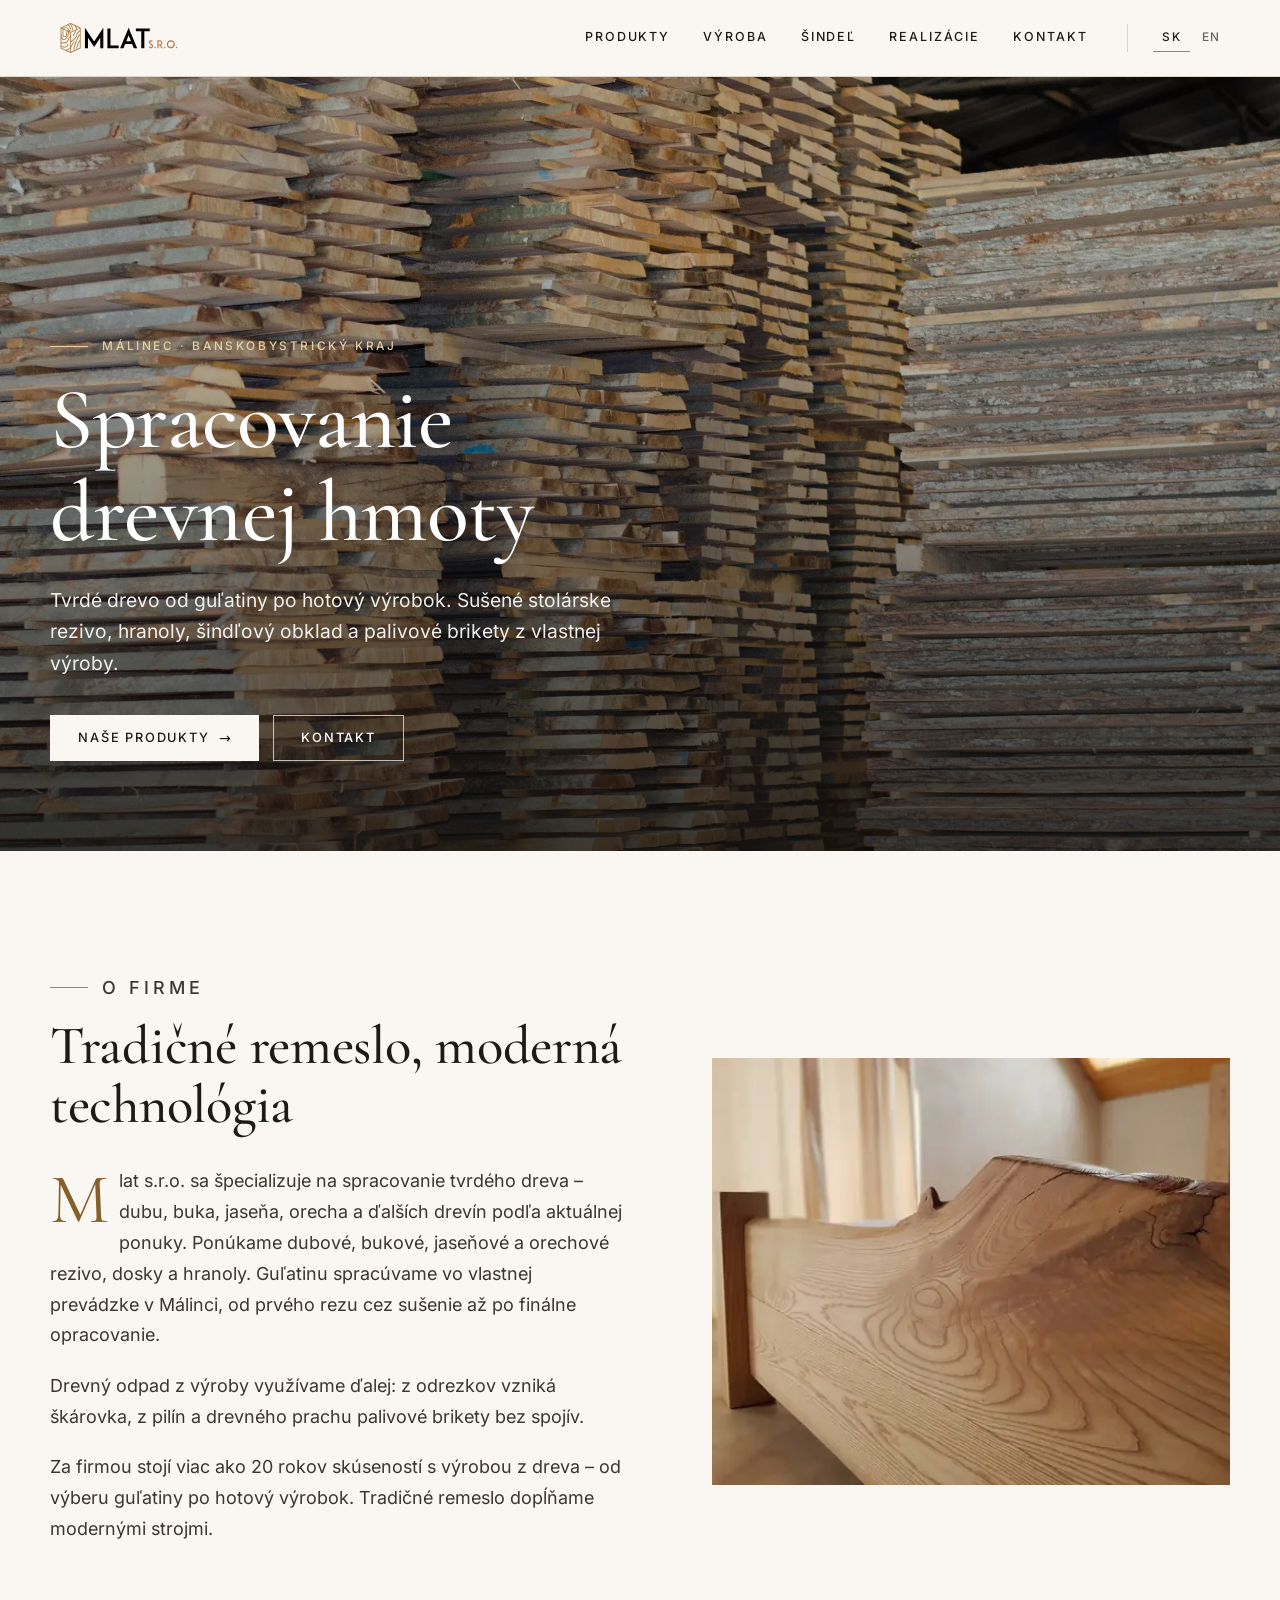
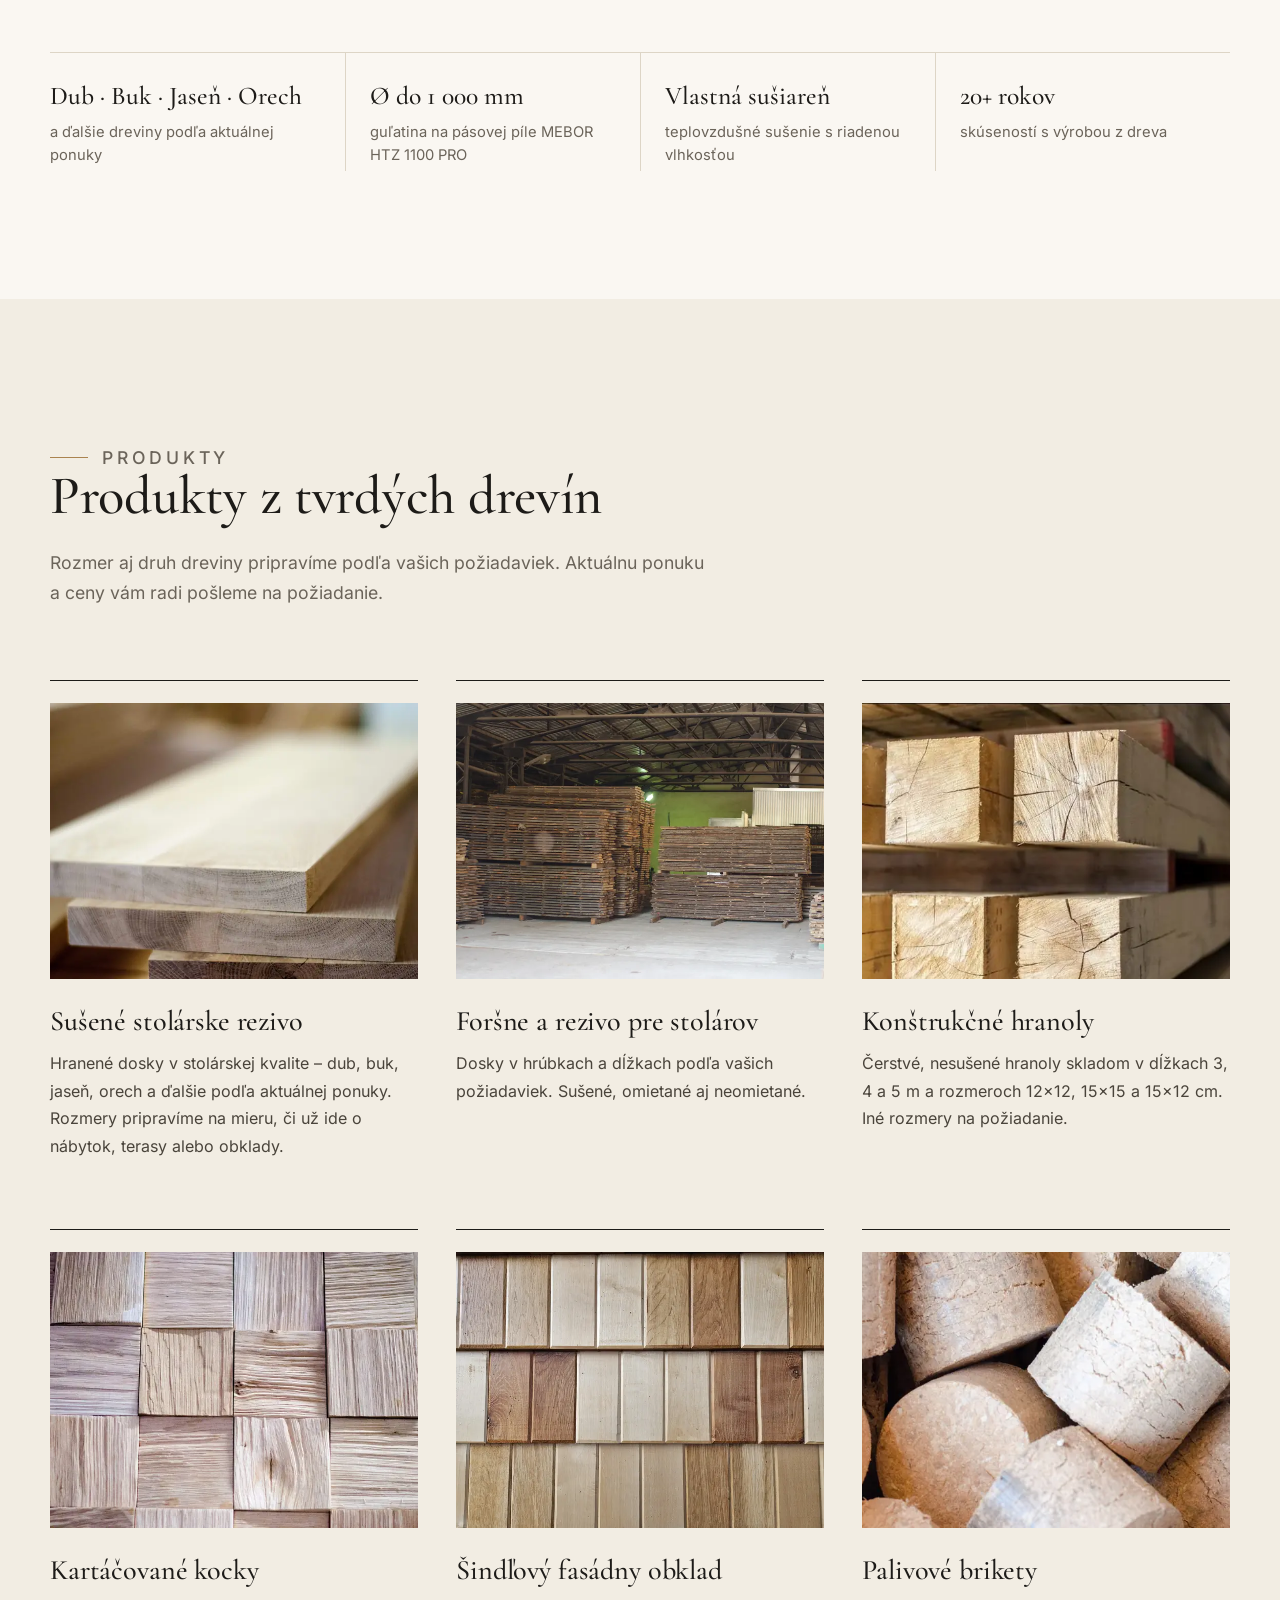
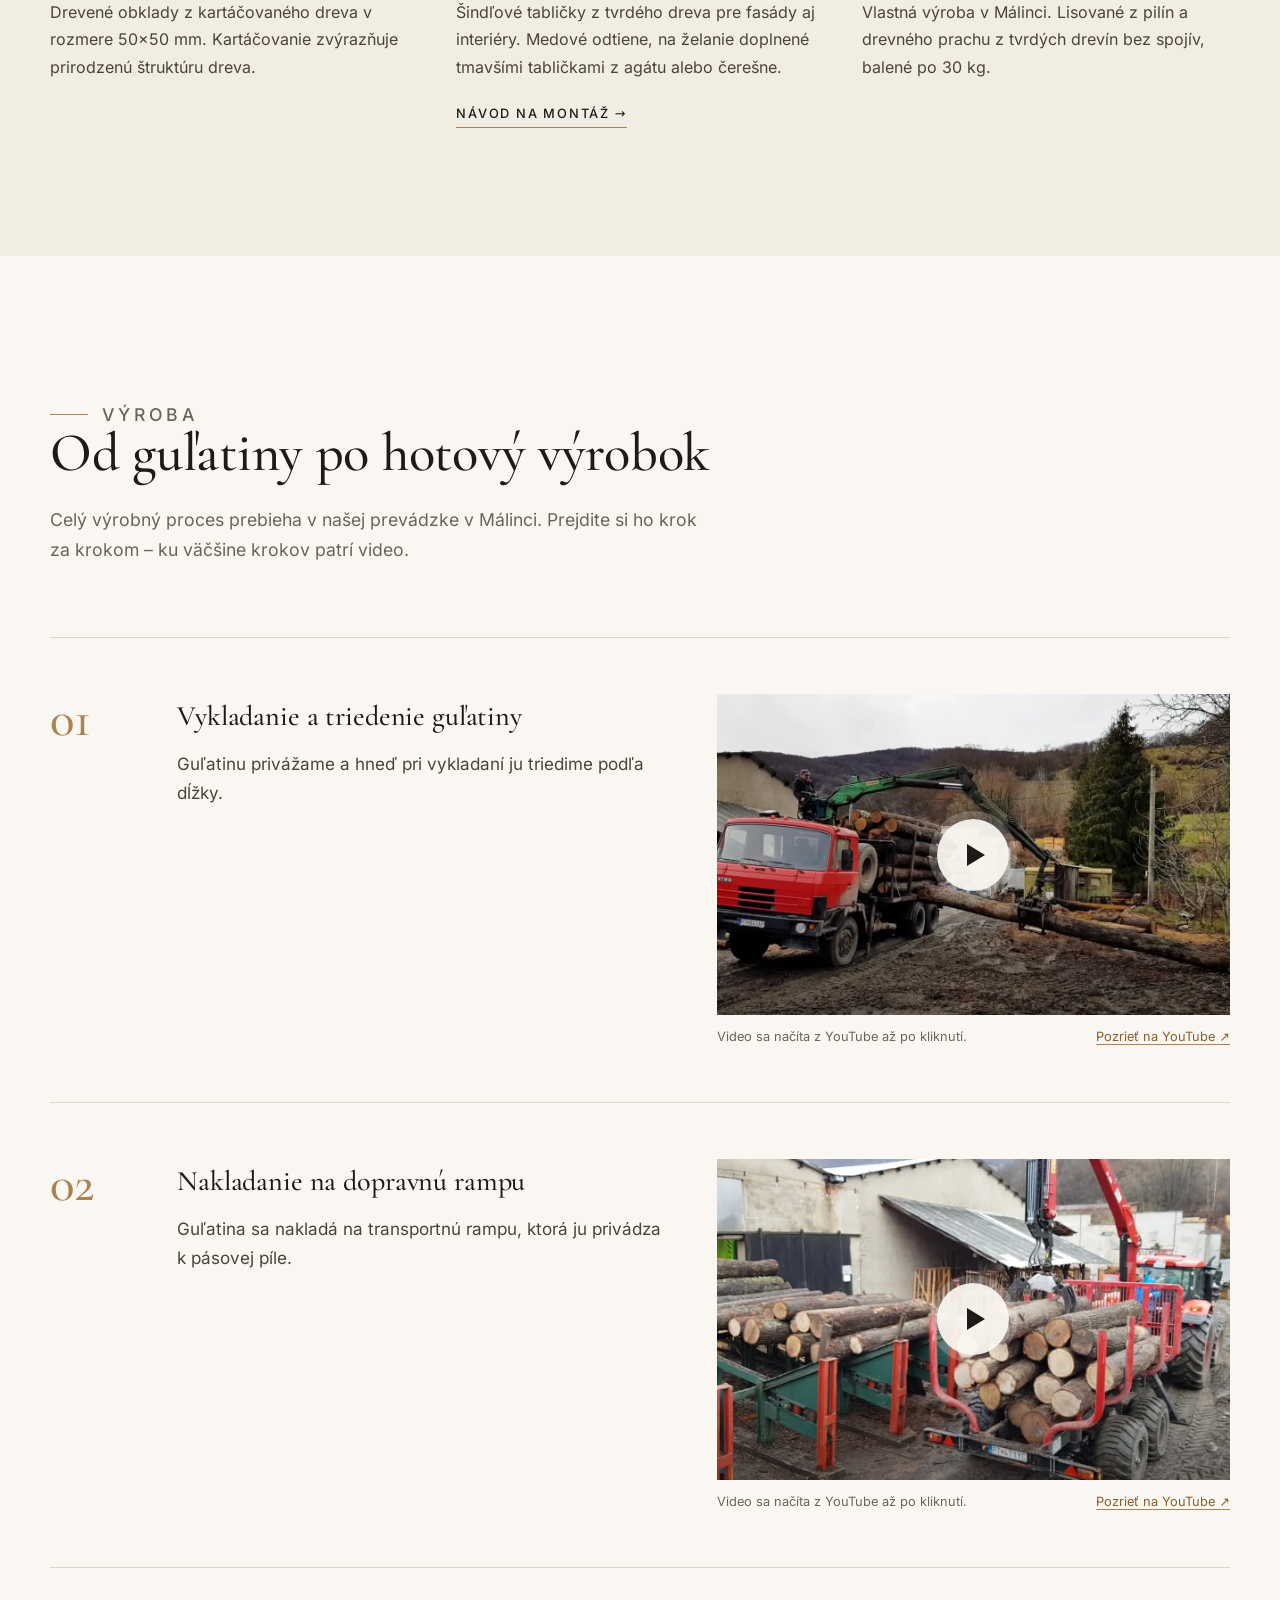
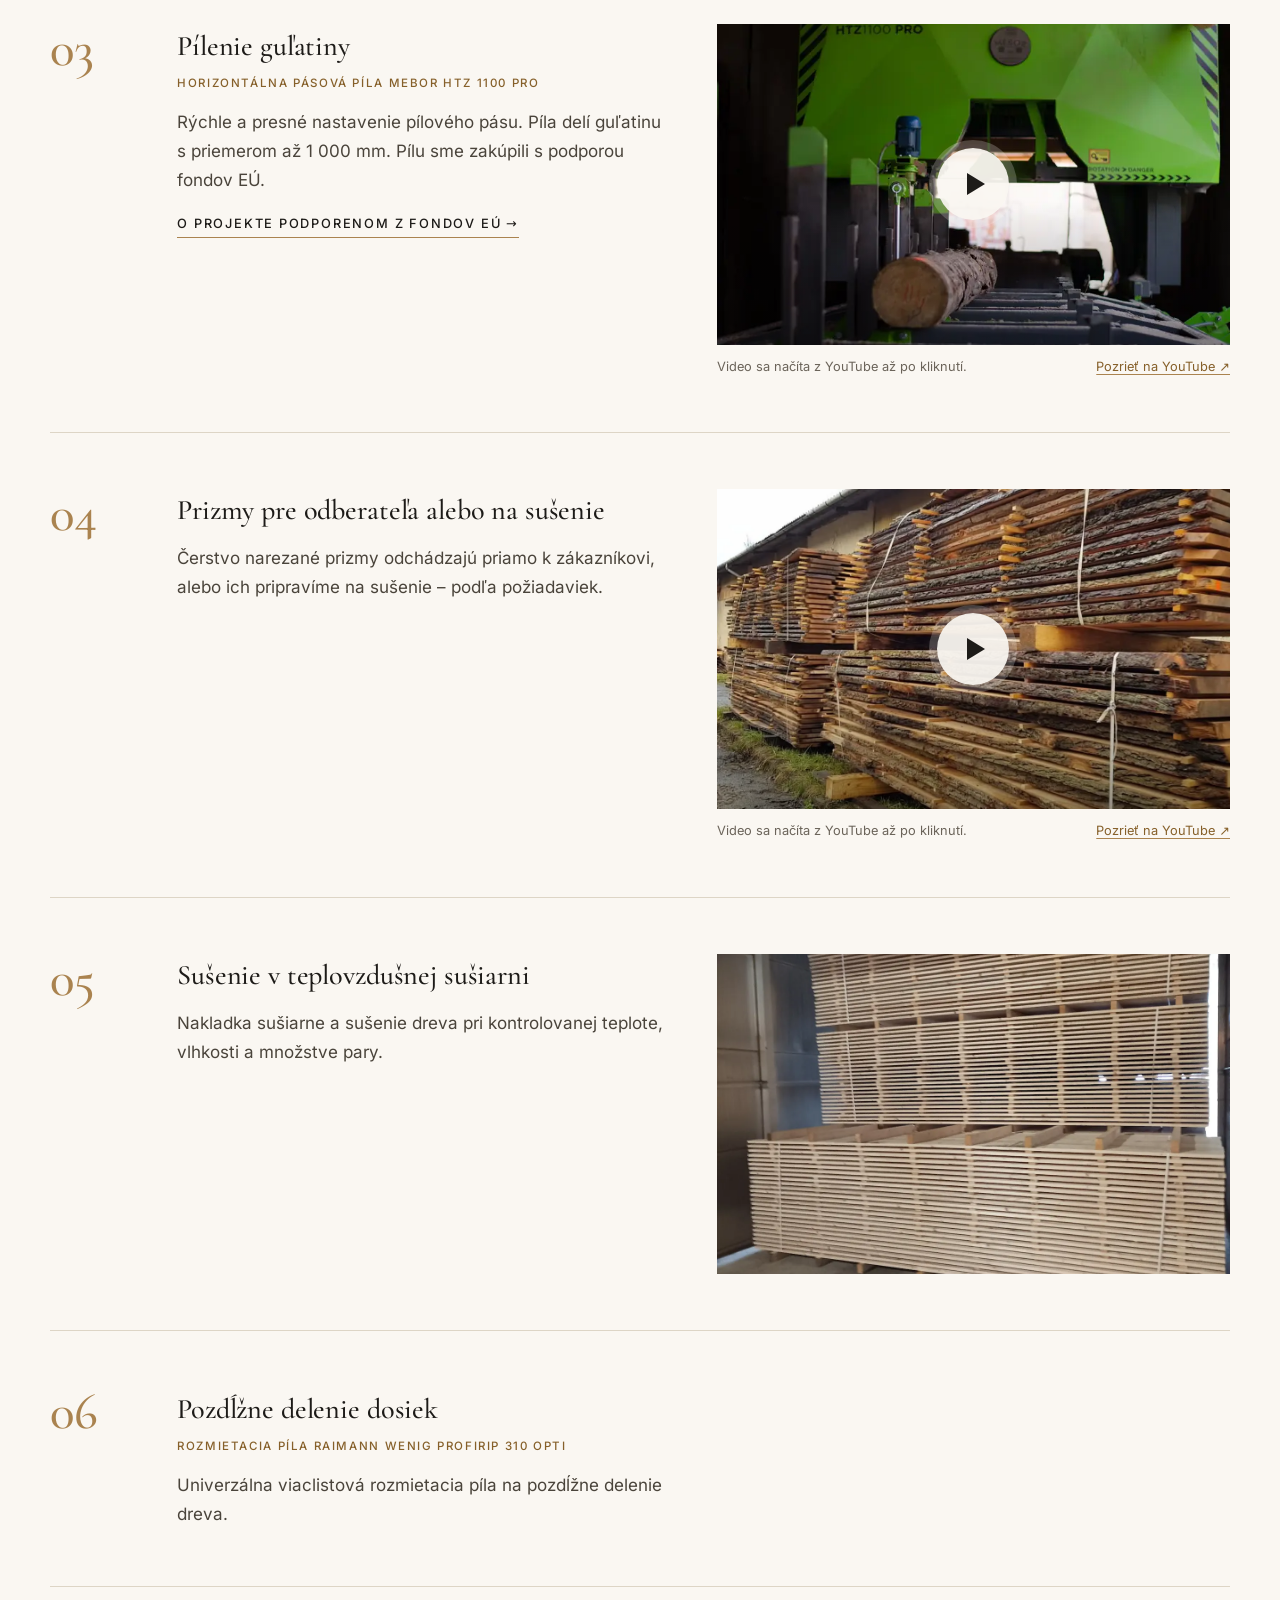
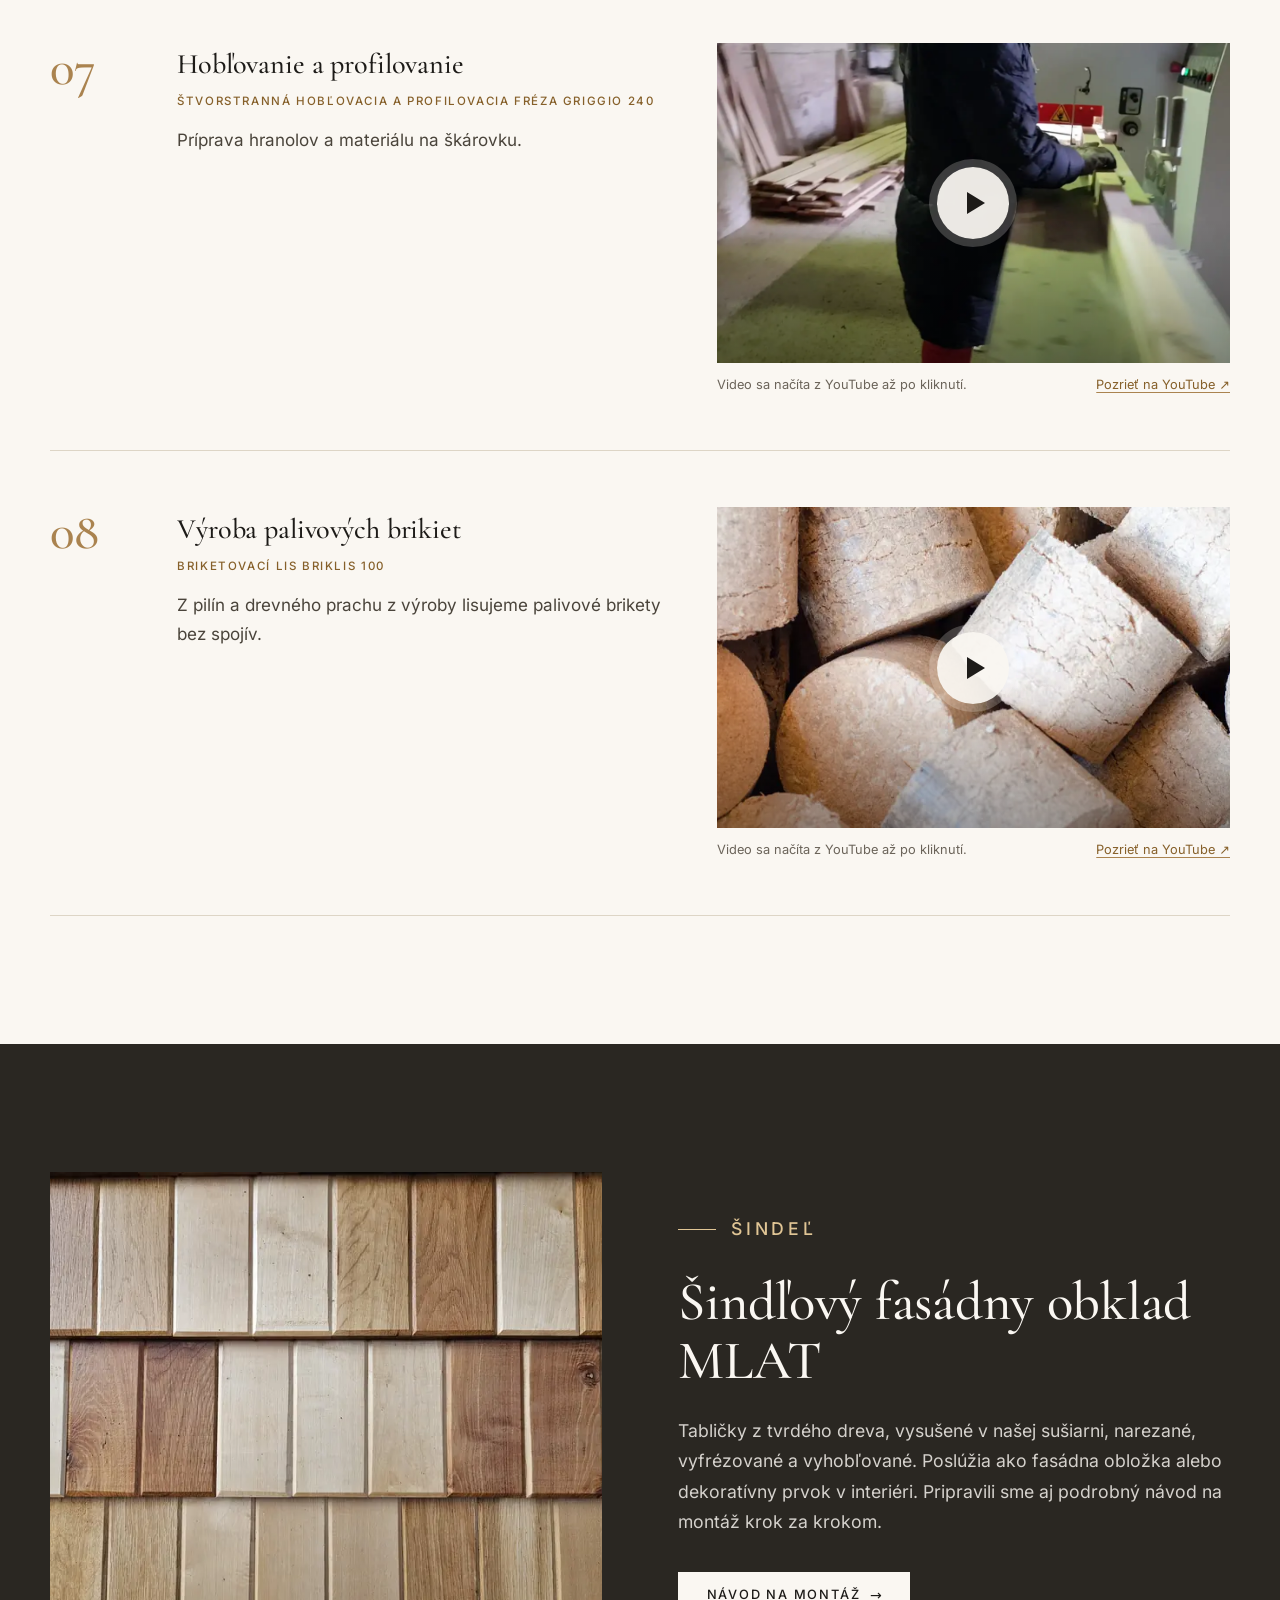
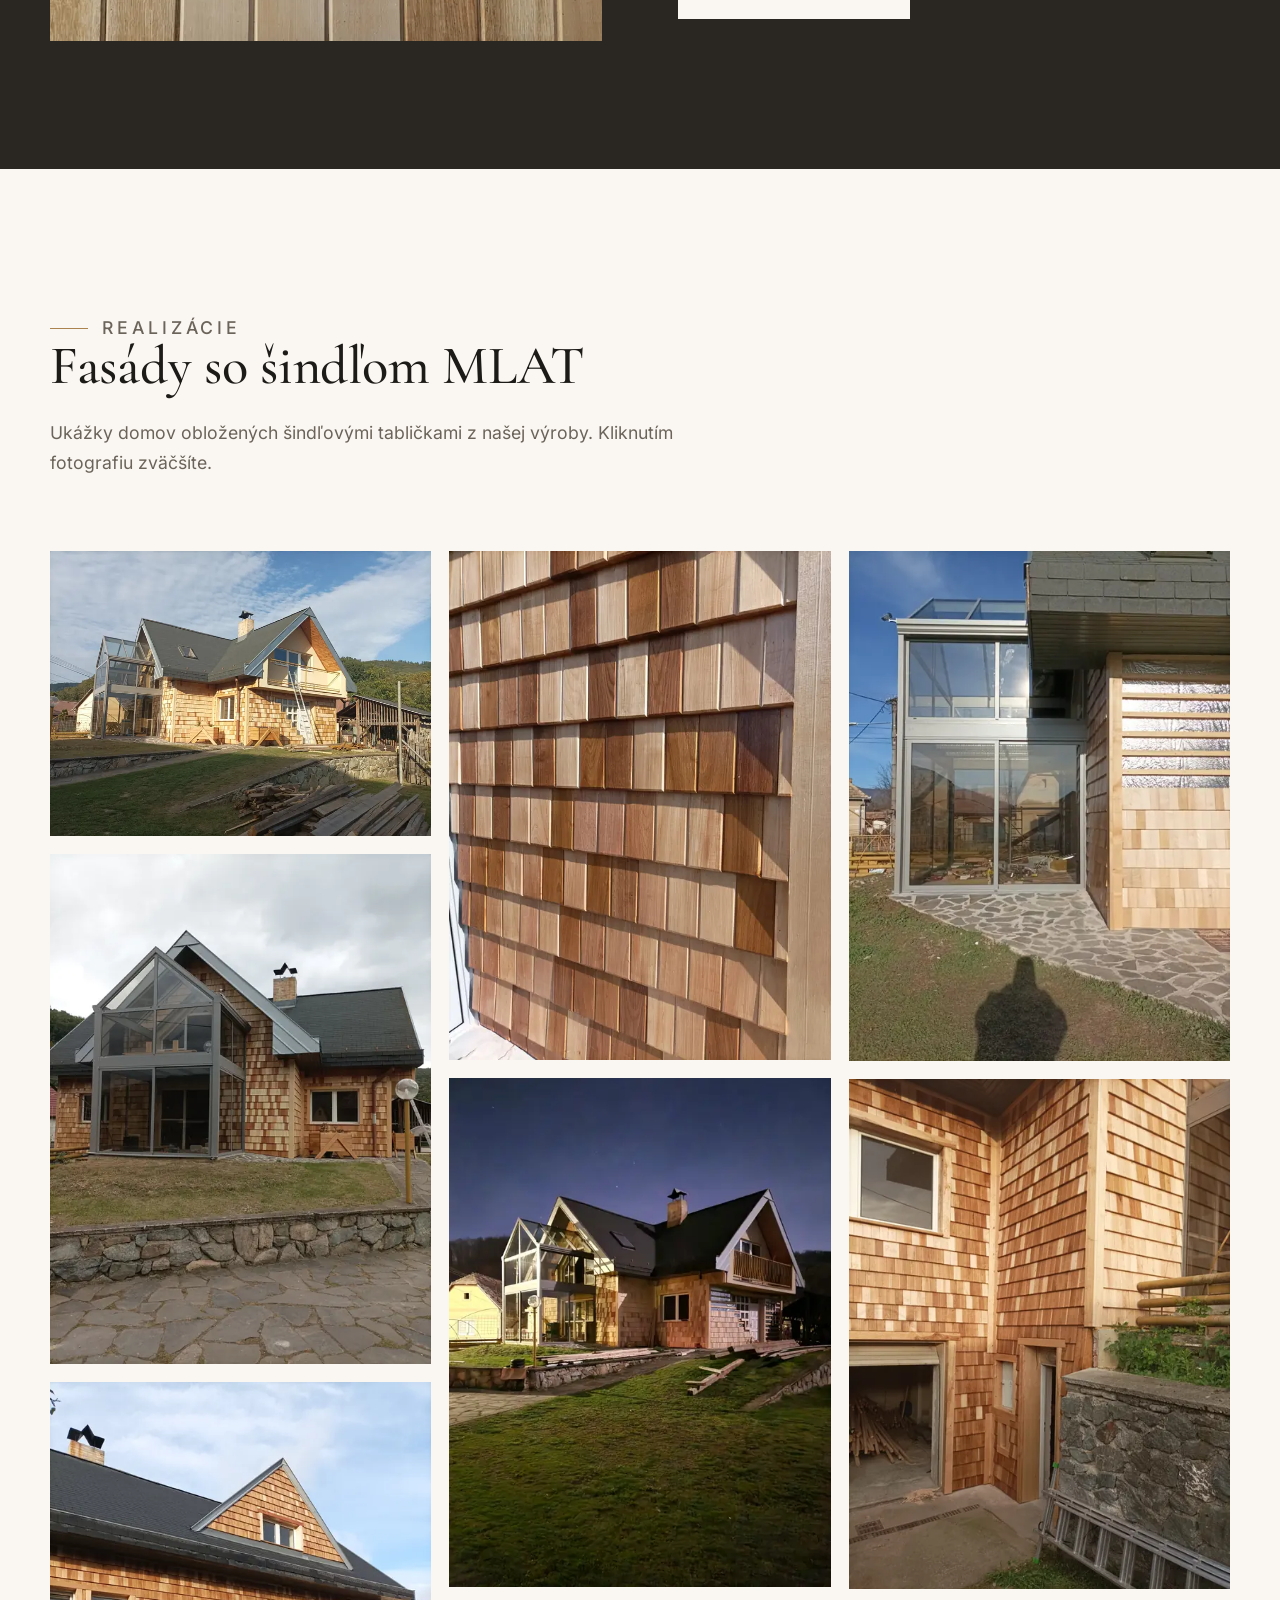
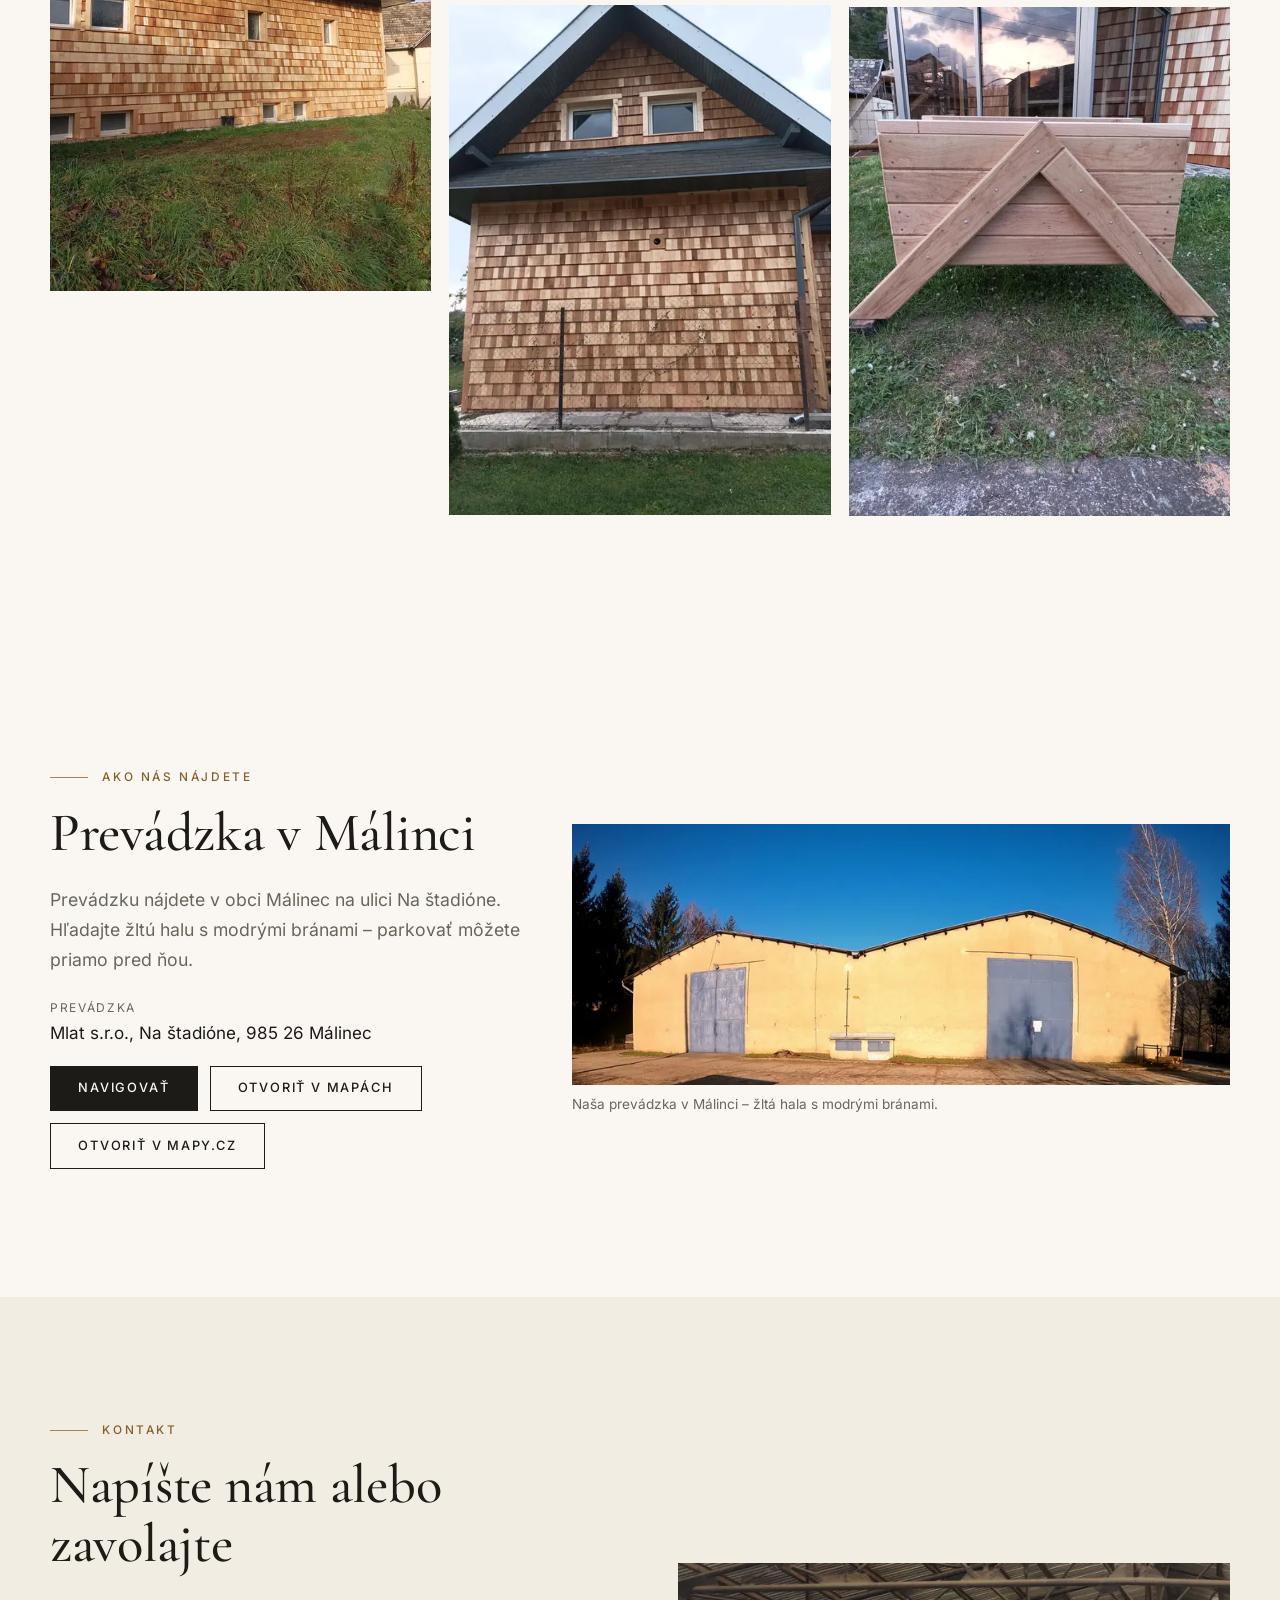
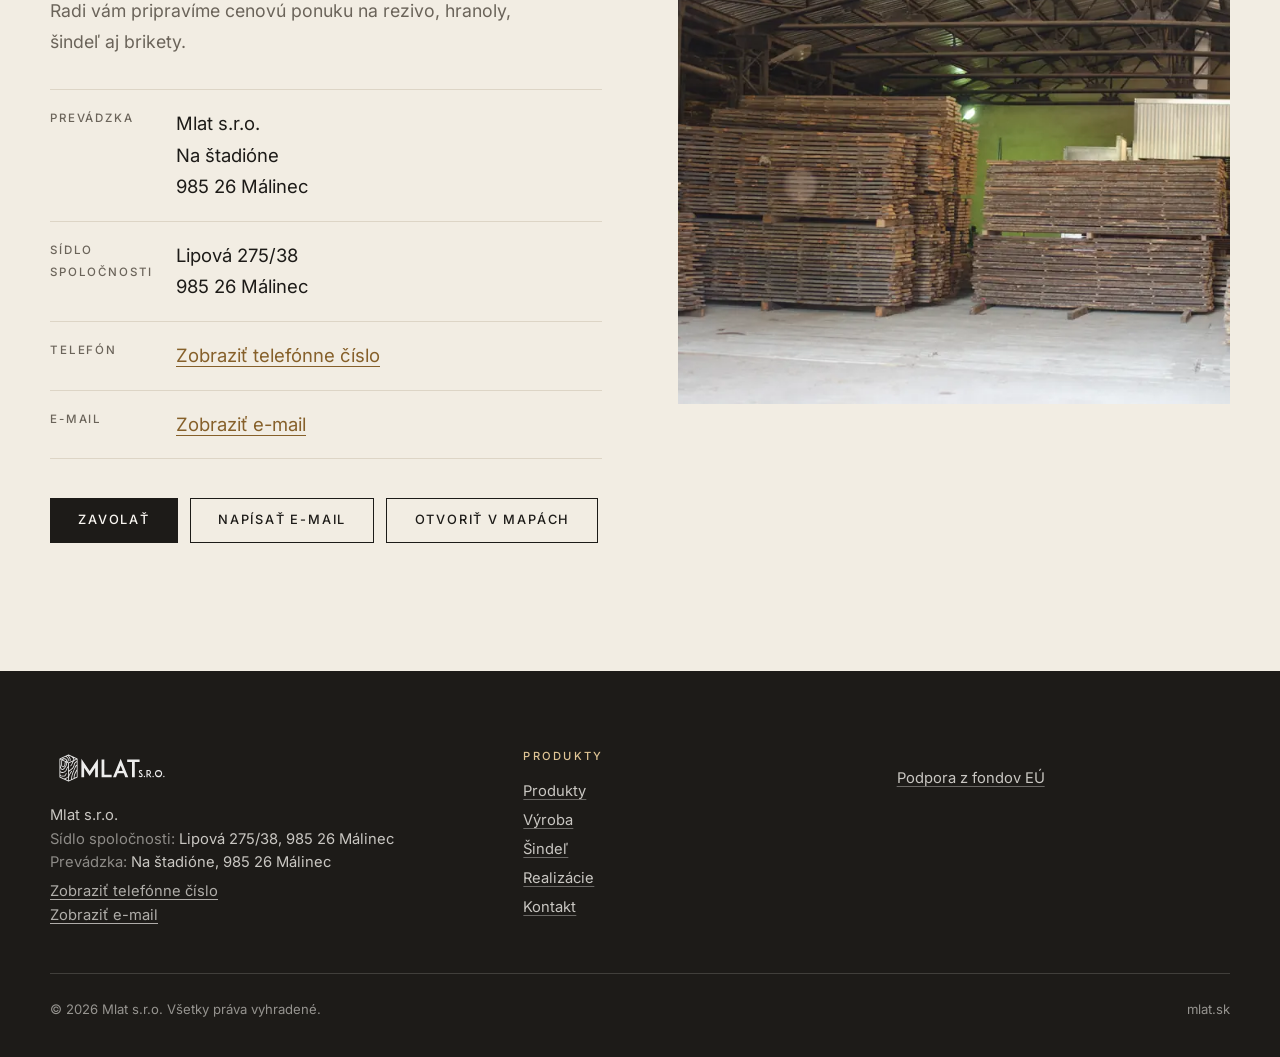
<file: index.html>
<!doctype html>
<html lang="sk" data-close="Zavrieť" data-prev="Predchádzajúca fotografia" data-next="Nasledujúca fotografia">
<head>
<meta charset="utf-8">
<meta name="viewport" content="width=device-width, initial-scale=1">
<title>Mlat s.r.o. – spracovanie drevnej hmoty | Málinec</title>
<meta name="description" content="Spracovanie tvrdého dreva v Málinci: sušené stolárske rezivo, konštrukčné hranoly, šindľový fasádny obklad, kartáčované kocky a palivové brikety z vlastnej výroby.">
<link rel="canonical" href="https://mlat.sk/">
<link rel="alternate" hreflang="sk" href="https://mlat.sk/">
<link rel="alternate" hreflang="en" href="https://mlat.sk/en/">
<link rel="alternate" hreflang="x-default" href="https://mlat.sk/">
<meta name="theme-color" content="#faf7f2">
<meta property="og:type" content="website">
<meta property="og:site_name" content="Mlat s.r.o.">
<meta property="og:title" content="Mlat s.r.o. – spracovanie drevnej hmoty | Málinec">
<meta property="og:description" content="Spracovanie tvrdého dreva v Málinci: sušené stolárske rezivo, konštrukčné hranoly, šindľový fasádny obklad, kartáčované kocky a palivové brikety z vlastnej výroby.">
<meta property="og:url" content="https://mlat.sk/">
<meta property="og:image" content="https://mlat.sk/img/og.jpg">
<meta property="og:locale" content="sk_SK">
<meta property="og:locale:alternate" content="en_GB">
<meta name="twitter:card" content="summary_large_image">
<link rel="icon" href="favicon.ico" sizes="32x32">
<link rel="icon" href="img/logo-mark.svg" type="image/svg+xml">
<link rel="apple-touch-icon" href="apple-touch-icon.png">
<link rel="preload" href="fonts/inter-latin-400-normal.woff2" as="font" type="font/woff2" crossorigin>
<link rel="preload" href="fonts/cormorant-garamond-latin-500-normal.woff2" as="font" type="font/woff2" crossorigin>
<link rel="stylesheet" href="assets/style.css?v=df25122f">
<script defer src="assets/main.js?v=41621759"></script>
<script type="application/ld+json">{"@context":"https://schema.org","@type":"LocalBusiness","name":"Mlat s.r.o.","url":"https://mlat.sk/","image":"https://mlat.sk/img/og.jpg","logo":"https://mlat.sk/icon-512.png","description":"Spracovanie tvrdého dreva v Málinci: sušené stolárske rezivo, konštrukčné hranoly, šindľový fasádny obklad, kartáčované kocky a palivové brikety z vlastnej výroby.","hasMap":"https://www.google.com/maps/search/?api=1&query=48.5017407,19.6759146","areaServed":["SK","CZ","AT","HU","PL"],"knowsAbout":["dubové rezivo","bukové rezivo","jaseňové rezivo","orechové rezivo","suché hranoly","šindeľ","palivové brikety"],"address":{"@type":"PostalAddress","streetAddress":"Na štadióne","postalCode":"985 26","addressLocality":"Málinec","addressCountry":"SK"},"geo":{"@type":"GeoCoordinates","latitude":48.5017407,"longitude":19.6759146},"knowsLanguage":["sk","en"]}</script>

</head>
<body>
<a class="skip" href="#main">Preskočiť na obsah</a>
<header class="site-header">
  <div class="wrap">
    <a class="brand" href="./index.html" aria-label="Mlat s.r.o."><img src="img/logo.svg" width="140" height="38" alt="Mlat s.r.o."></a>
    <input type="checkbox" id="nav-toggle" class="nav-toggle" aria-label="Menu">
    <label for="nav-toggle" class="nav-burger" aria-hidden="true"><span></span></label>
    <nav class="nav" aria-label="Hlavná navigácia">
      <a href="#produkty">Produkty</a>
      <a href="#vyroba">Výroba</a>
      <a href="sindel/index.html">Šindeľ</a>
      <a href="#realizacie">Realizácie</a>
      <a href="#kontakt">Kontakt</a>
      <div class="lang" role="group" aria-label="Jazyk stránky"><a href="./index.html" hreflang="sk" lang="sk" aria-current="true">SK</a><a href="en/index.html" hreflang="en" lang="en">EN</a></div>
    </nav>
  </div>
</header>
<main id="main">
<section class="hero">
  <img class="hero__img" src="img/hero.webp" srcset="img/hero-sm.webp 720w, img/hero.webp 2200w" sizes="100vw" width="2200" height="1650" alt="Poukladané dosky rezaného dreva v sklade" fetchpriority="high" decoding="async">
  <div class="wrap">
    <p class="eyebrow">Málinec · Banskobystrický kraj</p>
    <h1>Spracovanie drevnej hmoty</h1>
    <p class="hero__lead">Tvrdé drevo od guľatiny po hotový výrobok. Sušené stolárske rezivo, hranoly, šindľový obklad a palivové brikety z vlastnej výroby.</p>
    <div class="hero__cta">
      <a class="btn arrow" href="#produkty">Naše produkty</a>
      <a class="btn btn--ghost" href="#kontakt">Kontakt</a>
    </div>
  </div>
</section>
<section class="section" id="o-firme">
  <div class="wrap">
    <div class="about">
      <div class="about__text reveal">
        <p class="eyebrow">O firme</p>
        <h2>Tradičné remeslo, moderná technológia</h2>
        <div style="margin-top:2rem"><p>Mlat s.r.o. sa špecializuje na spracovanie tvrdého dreva – dubu, buka, jaseňa, orecha a ďalších drevín podľa aktuálnej ponuky. Ponúkame dubové, bukové, jaseňové a orechové rezivo, dosky a hranoly. Guľatinu spracúvame vo vlastnej prevádzke v Málinci, od prvého rezu cez sušenie až po finálne opracovanie.</p><p>Drevný odpad z výroby využívame ďalej: z odrezkov vzniká škárovka, z pilín a drevného prachu palivové brikety bez spojív.</p><p>Za firmou stojí viac ako 20 rokov skúseností s výrobou z dreva – od výberu guľatiny po hotový výrobok. Tradičné remeslo dopĺňame modernými strojmi.</p></div>
      </div>
      <div class="reveal"><img class="about__img" src="img/masiv.webp" srcset="img/masiv-sm.webp 720w, img/masiv.webp 1600w" sizes="(min-width: 760px) 45vw, 100vw" width="1600" height="900" alt="Detail masívneho dreva s výraznou kresbou" loading="lazy" decoding="async"></div>
    </div>
    <ul class="facts reveal"><li><strong>Dub · Buk · Jaseň · Orech</strong><span>a ďalšie dreviny podľa aktuálnej ponuky</span></li><li><strong>Ø do 1 000 mm</strong><span>guľatina na pásovej píle MEBOR HTZ 1100 PRO</span></li><li><strong>Vlastná sušiareň</strong><span>teplovzdušné sušenie s riadenou vlhkosťou</span></li><li><strong>20+ rokov</strong><span>skúseností s výrobou z dreva</span></li></ul>
  </div>
</section>
<section class="section section--alt" id="produkty">
  <div class="wrap">
    <div class="section-head reveal"><p class="eyebrow">Produkty</p><h2>Produkty z tvrdých drevín</h2><p>Rozmer aj druh dreviny pripravíme podľa vašich požiadaviek. Aktuálnu ponuku a ceny vám radi pošleme na požiadanie.</p></div>
    <div class="cards">
      <article class="card reveal">
        <img class="card__img" src="img/dosky.webp" srcset="img/dosky-sm.webp 720w, img/dosky.webp 1600w" sizes="(min-width: 1000px) 360px, (min-width: 760px) 50vw, 100vw" width="1600" height="1200" alt="Hranené dosky z tvrdého dreva" loading="lazy" decoding="async">
        <h3>Sušené stolárske rezivo</h3>
        <p>Hranené dosky v stolárskej kvalite – dub, buk, jaseň, orech a ďalšie podľa aktuálnej ponuky. Rozmery pripravíme na mieru, či už ide o nábytok, terasy alebo obklady.</p>
        
      </article>
      <article class="card reveal">
        <img class="card__img" src="img/sklad.webp" srcset="img/sklad-sm.webp 720w, img/sklad.webp 1600w" sizes="(min-width: 1000px) 360px, (min-width: 760px) 50vw, 100vw" width="1600" height="1200" alt="Sklad s poukladaným rezivom pod strechou haly" loading="lazy" decoding="async">
        <h3>Foršne a rezivo pre stolárov</h3>
        <p>Dosky v hrúbkach a dĺžkach podľa vašich požiadaviek. Sušené, omietané aj neomietané.</p>
        
      </article>
      <article class="card reveal">
        <img class="card__img" src="img/hranoly.webp" srcset="img/hranoly-sm.webp 720w, img/hranoly.webp 1024w" sizes="(min-width: 1000px) 360px, (min-width: 760px) 50vw, 100vw" width="1024" height="576" alt="Konštrukčné hranoly s viditeľnými letokruhmi" loading="lazy" decoding="async">
        <h3>Konštrukčné hranoly</h3>
        <p>Čerstvé, nesušené hranoly skladom v dĺžkach 3, 4 a 5 m a rozmeroch 12×12, 15×15 a 15×12 cm. Iné rozmery na požiadanie.</p>
        
      </article>
      <article class="card reveal">
        <img class="card__img" src="img/kocky.webp" srcset="img/kocky-sm.webp 720w, img/kocky.webp 1400w" sizes="(min-width: 1000px) 360px, (min-width: 760px) 50vw, 100vw" width="1400" height="927" alt="Kartáčované drevené kocky 50×50 mm" loading="lazy" decoding="async">
        <h3>Kartáčované kocky</h3>
        <p>Drevené obklady z kartáčovaného dreva v rozmere 50×50 mm. Kartáčovanie zvýrazňuje prirodzenú štruktúru dreva.</p>
        
      </article>
      <article class="card reveal">
        <img class="card__img" src="img/sindel-b.webp" srcset="img/sindel-b-sm.webp 720w, img/sindel-b.webp 1600w" sizes="(min-width: 1000px) 360px, (min-width: 760px) 50vw, 100vw" width="1600" height="1200" alt="Šindľové tabličky z tvrdého dreva v rôznych odtieňoch" loading="lazy" decoding="async">
        <h3>Šindľový fasádny obklad</h3>
        <p>Šindľové tabličky z tvrdého dreva pre fasády aj interiéry. Medové odtiene, na želanie doplnené tmavšími tabličkami z agátu alebo čerešne.</p>
        <a class="link-arrow" href="sindel/index.html">Návod na montáž →</a>
      </article>
      <article class="card reveal">
        <img class="card__img" src="img/brikety.webp" srcset="img/brikety-sm.webp 720w, img/brikety.webp 1400w" sizes="(min-width: 1000px) 360px, (min-width: 760px) 50vw, 100vw" width="1400" height="788" alt="Palivové brikety z pilín a drevného prachu" loading="lazy" decoding="async">
        <h3>Palivové brikety</h3>
        <p>Vlastná výroba v Málinci. Lisované z pilín a drevného prachu z tvrdých drevín bez spojív, balené po 30 kg.</p>
        
      </article>
    </div>
  </div>
</section>
<section class="section" id="vyroba">
  <div class="wrap">
    <div class="section-head reveal"><p class="eyebrow">Výroba</p><h2>Od guľatiny po hotový výrobok</h2><p>Celý výrobný proces prebieha v našej prevádzke v Málinci. Prejdite si ho krok za krokom – ku väčšine krokov patrí video.</p></div>
    <div class="steps">
      <article class="step reveal">
        <div class="step__num" aria-label="Krok 1">01</div>
        <div><h3>Vykladanie a triedenie guľatiny</h3><p class="step__text">Guľatinu privážame a hneď pri vykladaní ju triedime podľa dĺžky.</p></div>
        <figure class="video"><a class="video__frame" href="https://www.youtube.com/watch?v=8HXFEtyps9k" data-yt="8HXFEtyps9k" data-title="Vykladanie a triedenie guľatiny" target="_blank" rel="noopener" aria-label="Prehrať video: Vykladanie a triedenie guľatiny"><img src="img/video-unloading.webp" width="1280" height="720" alt="Vykladanie guľatiny z nákladného auta hydraulickou rukou" loading="lazy" decoding="async"><span class="video__play" aria-hidden="true"></span></a><figcaption><span>Video sa načíta z YouTube až po kliknutí.</span><a href="https://www.youtube.com/watch?v=8HXFEtyps9k" target="_blank" rel="noopener">Pozrieť na YouTube ↗</a></figcaption></figure>
      </article>
      <article class="step reveal">
        <div class="step__num" aria-label="Krok 2">02</div>
        <div><h3>Nakladanie na dopravnú rampu</h3><p class="step__text">Guľatina sa nakladá na transportnú rampu, ktorá ju privádza k pásovej píle.</p></div>
        <figure class="video"><a class="video__frame" href="https://www.youtube.com/watch?v=bh052Od3AgM" data-yt="bh052Od3AgM" data-title="Nakladanie na dopravnú rampu" target="_blank" rel="noopener" aria-label="Prehrať video: Nakladanie na dopravnú rampu"><img src="img/video-loading.webp" width="1280" height="720" alt="Nakladanie guľatiny hydraulickou rukou na transportnú rampu" loading="lazy" decoding="async"><span class="video__play" aria-hidden="true"></span></a><figcaption><span>Video sa načíta z YouTube až po kliknutí.</span><a href="https://www.youtube.com/watch?v=bh052Od3AgM" target="_blank" rel="noopener">Pozrieť na YouTube ↗</a></figcaption></figure>
      </article>
      <article class="step reveal">
        <div class="step__num" aria-label="Krok 3">03</div>
        <div><h3>Pílenie guľatiny</h3><p class="step__machine">Horizontálna pásová píla MEBOR HTZ 1100 PRO</p><p class="step__text">Rýchle a presné nastavenie pílového pásu. Píla delí guľatinu s priemerom až 1 000 mm. Pílu sme zakúpili s podporou fondov EÚ.</p><p class="step__link"><a class="link-arrow" href="projekt/index.html">O projekte podporenom z fondov EÚ →</a></p></div>
        <figure class="video"><a class="video__frame" href="https://www.youtube.com/watch?v=DVgQ-vtZQ8g" data-yt="DVgQ-vtZQ8g" data-title="Pílenie guľatiny" target="_blank" rel="noopener" aria-label="Prehrať video: Pílenie guľatiny"><img src="img/pila.webp" srcset="img/pila-sm.webp 720w, img/pila.webp 1600w" sizes="(min-width: 1000px) 560px, 100vw" width="1600" height="1200" alt="Pásová píla MEBOR HTZ 1100 PRO s guľatinou na dopravníku" loading="lazy" decoding="async"><span class="video__play" aria-hidden="true"></span></a><figcaption><span>Video sa načíta z YouTube až po kliknutí.</span><a href="https://www.youtube.com/watch?v=DVgQ-vtZQ8g" target="_blank" rel="noopener">Pozrieť na YouTube ↗</a></figcaption></figure>
      </article>
      <article class="step reveal">
        <div class="step__num" aria-label="Krok 4">04</div>
        <div><h3>Prizmy pre odberateľa alebo na sušenie</h3><p class="step__text">Čerstvo narezané prizmy odchádzajú priamo k zákazníkovi, alebo ich pripravíme na sušenie – podľa požiadaviek.</p></div>
        <figure class="video"><a class="video__frame" href="https://www.youtube.com/watch?v=t_czNpLiRoY" data-yt="t_czNpLiRoY" data-title="Prizmy pre odberateľa alebo na sušenie" target="_blank" rel="noopener" aria-label="Prehrať video: Prizmy pre odberateľa alebo na sušenie"><img src="img/video-prisms.webp" width="1280" height="720" alt="Čerstvo narezané prizmy poukladané na sušenie" loading="lazy" decoding="async"><span class="video__play" aria-hidden="true"></span></a><figcaption><span>Video sa načíta z YouTube až po kliknutí.</span><a href="https://www.youtube.com/watch?v=t_czNpLiRoY" target="_blank" rel="noopener">Pozrieť na YouTube ↗</a></figcaption></figure>
      </article>
      <article class="step reveal">
        <div class="step__num" aria-label="Krok 5">05</div>
        <div><h3>Sušenie v teplovzdušnej sušiarni</h3><p class="step__text">Nakladka sušiarne a sušenie dreva pri kontrolovanej teplote, vlhkosti a množstve pary.</p></div>
        <figure class="video"><div class="video__frame"><img src="img/susiaren.webp" srcset="img/susiaren-sm.webp 539w, img/susiaren.webp 1198w" sizes="(min-width: 1000px) 560px, 100vw" width="1198" height="1600" alt="Poukladané dosky v teplovzdušnej sušiarni" loading="lazy" decoding="async"></div></figure>
      </article>
      <article class="step reveal step--nomedia">
        <div class="step__num" aria-label="Krok 6">06</div>
        <div><h3>Pozdĺžne delenie dosiek</h3><p class="step__machine">Rozmietacia píla Raimann WENIG ProfiRip 310 Opti</p><p class="step__text">Univerzálna viaclistová rozmietacia píla na pozdĺžne delenie dreva.</p></div>
        
      </article>
      <article class="step reveal">
        <div class="step__num" aria-label="Krok 7">07</div>
        <div><h3>Hobľovanie a profilovanie</h3><p class="step__machine">Štvorstranná hobľovacia a profilovacia fréza GRIGGIO 240</p><p class="step__text">Príprava hranolov a materiálu na škárovku.</p></div>
        <figure class="video"><a class="video__frame" href="https://www.youtube.com/watch?v=2VCWHFbRWdw" data-yt="2VCWHFbRWdw" data-title="Hobľovanie a profilovanie" target="_blank" rel="noopener" aria-label="Prehrať video: Hobľovanie a profilovanie"><img src="img/video-planing.webp" width="1280" height="720" alt="Hobľovanie a profilovanie hranolov na štvorstrannej fréze" loading="lazy" decoding="async"><span class="video__play" aria-hidden="true"></span></a><figcaption><span>Video sa načíta z YouTube až po kliknutí.</span><a href="https://www.youtube.com/watch?v=2VCWHFbRWdw" target="_blank" rel="noopener">Pozrieť na YouTube ↗</a></figcaption></figure>
      </article>
      <article class="step reveal">
        <div class="step__num" aria-label="Krok 8">08</div>
        <div><h3>Výroba palivových brikiet</h3><p class="step__machine">Briketovací lis Briklis 100</p><p class="step__text">Z pilín a drevného prachu z výroby lisujeme palivové brikety bez spojív.</p></div>
        <figure class="video"><a class="video__frame" href="https://www.youtube.com/watch?v=IWdAF56dEvY" data-yt="IWdAF56dEvY" data-title="Výroba palivových brikiet" target="_blank" rel="noopener" aria-label="Prehrať video: Výroba palivových brikiet"><img src="img/brikety.webp" srcset="img/brikety-sm.webp 720w, img/brikety.webp 1400w" sizes="(min-width: 1000px) 560px, 100vw" width="1400" height="788" alt="Palivové brikety z pilín a drevného prachu" loading="lazy" decoding="async"><span class="video__play" aria-hidden="true"></span></a><figcaption><span>Video sa načíta z YouTube až po kliknutí.</span><a href="https://www.youtube.com/watch?v=IWdAF56dEvY" target="_blank" rel="noopener">Pozrieť na YouTube ↗</a></figcaption></figure>
      </article>
    </div>
  </div>
</section>
<section class="section section--dark" id="sindel">
  <div class="wrap">
    <div class="teaser">
      <div class="reveal"><img src="img/sindel-b.webp" srcset="img/sindel-b-sm.webp 720w, img/sindel-b.webp 1600w" sizes="(min-width: 760px) 50vw, 100vw" width="1600" height="1200" alt="Šindľové tabličky z tvrdého dreva v rôznych odtieňoch" loading="lazy" decoding="async"></div>
      <div class="reveal">
        <p class="eyebrow">Šindeľ</p>
        <h2>Šindľový fasádny obklad MLAT</h2>
        <p>Tabličky z tvrdého dreva, vysušené v našej sušiarni, narezané, vyfrézované a vyhobľované. Poslúžia ako fasádna obložka alebo dekoratívny prvok v interiéri. Pripravili sme aj podrobný návod na montáž krok za krokom.</p>
        <a class="btn btn--light arrow" href="sindel/index.html">Návod na montáž</a>
      </div>
    </div>
  </div>
</section>
<section class="section" id="realizacie">
  <div class="wrap">
    <div class="section-head reveal"><p class="eyebrow">Realizácie</p><h2>Fasády so šindľom MLAT</h2><p>Ukážky domov obložených šindľovými tabličkami z našej výroby. Kliknutím fotografiu zväčšíte.</p></div>
    <div class="gallery">
      <a href="img/real-01.webp" data-lightbox><img src="img/real-01.webp" srcset="img/real-01-sm.webp 720w, img/real-01.webp 1600w" sizes="(min-width: 1000px) 380px, 50vw" width="1600" height="1197" alt="Rodinný dom s fasádou zo šindľa MLAT" loading="lazy" decoding="async"></a>
      <a href="img/real-03.webp" data-lightbox><img src="img/real-03.webp" srcset="img/real-03-sm.webp 539w, img/real-03.webp 1047w" sizes="(min-width: 1000px) 380px, 50vw" width="1047" height="1400" alt="Zadná strana domu so šindľom a presklenou štítovou stenou" loading="lazy" decoding="async"></a>
      <a href="img/real-06.webp" data-lightbox><img src="img/real-06.webp" srcset="img/real-06-sm.webp 539w, img/real-06.webp 1047w" sizes="(min-width: 1000px) 380px, 50vw" width="1047" height="1400" alt="Stena domu obložená šindľom pod strechou" loading="lazy" decoding="async"></a>
      <a href="img/real-07.webp" data-lightbox><img src="img/real-07.webp" srcset="img/real-07-sm.webp 539w, img/real-07.webp 1047w" sizes="(min-width: 1000px) 380px, 50vw" width="1047" height="1400" alt="Šindľový obklad v teplých odtieňoch, detail steny" loading="lazy" decoding="async"></a>
      <a href="img/real-12.webp" data-lightbox><img src="img/real-12.webp" srcset="img/real-12-sm.webp 540w, img/real-12.webp 1050w" sizes="(min-width: 1000px) 380px, 50vw" width="1050" height="1400" alt="Dom so šindľovou fasádou za súmraku" loading="lazy" decoding="async"></a>
      <a href="img/real-13.webp" data-lightbox><img src="img/real-13.webp" srcset="img/real-13-sm.webp 478w, img/real-13.webp 1196w" sizes="(min-width: 1000px) 380px, 50vw" width="1196" height="1600" alt="Zadná strana domu s fasádou zo šindľa" loading="lazy" decoding="async"></a>
      <a href="img/real-11.webp" data-lightbox><img src="img/real-11.webp" srcset="img/real-11-sm.webp 538w, img/real-11.webp 1047w" sizes="(min-width: 1000px) 380px, 50vw" width="1047" height="1400" alt="Presklená stena v kombinácii so šindľovým obkladom" loading="lazy" decoding="async"></a>
      <a href="img/real-14.webp" data-lightbox><img src="img/real-14.webp" srcset="img/real-14-sm.webp 479w, img/real-14.webp 1346w" sizes="(min-width: 1000px) 380px, 50vw" width="1346" height="1800" alt="Šindľový obklad pri kamennej podmurovke domu" loading="lazy" decoding="async"></a>
      <a href="img/real-09.webp" data-lightbox><img src="img/real-09.webp" srcset="img/real-09-sm.webp 539w, img/real-09.webp 1047w" sizes="(min-width: 1000px) 380px, 50vw" width="1047" height="1400" alt="Drevený truhlík v tvare strechy obložený šindľom" loading="lazy" decoding="async"></a>
    </div>
  </div>
</section>
<section class="section" id="kde-sme">
  <div class="wrap">
    <div class="find">
      <div class="reveal find__text">
        <p class="eyebrow">Ako nás nájdete</p>
        <h2>Prevádzka v Málinci</h2>
        <p class="find__lead">Prevádzku nájdete v obci Málinec na ulici Na štadióne. Hľadajte žltú halu s modrými bránami – parkovať môžete priamo pred ňou.</p>
        <p class="find__addr"><span class="k">Prevádzka</span>Mlat s.r.o., Na štadióne, 985 26 Málinec</p>
        <div class="contact__actions">
          <a class="btn" href="https://www.google.com/maps/dir/?api=1&destination=48.5017407,19.6759146" target="_blank" rel="noopener">Navigovať</a>
          <a class="btn btn--ghost" href="https://www.google.com/maps/search/?api=1&query=48.5017407,19.6759146" target="_blank" rel="noopener">Otvoriť v mapách</a>
          <a class="btn btn--ghost" href="https://mapy.cz/zakladni?q=48.5017407,19.6759146" target="_blank" rel="noopener">Otvoriť v Mapy.cz</a>
        </div>
      </div>
      <div class="reveal find__media">
        
        <figure class="find__photo"><img src="img/hala.webp" srcset="img/hala-sm.webp 800w, img/hala.webp 2200w" sizes="(min-width: 900px) 560px, 100vw" width="2200" height="875" alt="Hala Mlat s.r.o. v Málinci – žltá budova s modrými bránami" loading="lazy" decoding="async"><figcaption>Naša prevádzka v Málinci – žltá hala s modrými bránami.</figcaption></figure>
      </div>
    </div>
  </div>
</section>
<section class="section section--alt" id="kontakt">
  <div class="wrap">
    <div class="contact">
      <div class="reveal">
        <p class="eyebrow">Kontakt</p>
        <h2>Napíšte nám alebo zavolajte</h2>
        <p style="margin-top:1.4rem;color:var(--muted);font-size:1.1rem;max-width:46ch">Radi vám pripravíme cenovú ponuku na rezivo, hranoly, šindeľ aj brikety.</p>
        <ul class="contact__list">
          <li><span class="k">Prevádzka</span><span class="v">Mlat s.r.o.<br>Na štadióne<br>985 26 Málinec</span></li>
          <li><span class="k">Sídlo spoločnosti</span><span class="v">Lipová 275/38<br>985 26 Málinec</span></li>
          <li><span class="k">Telefón</span><span class="v"><button type="button" class="reveal-btn reveal-btn--link" data-reveal="tel" data-v="NjA3IDcwMyAyMDkgMTI0K3w2MDc3MDMyMDkxMjQr">Zobraziť telefónne číslo</button></span></li>
          <li><span class="k">E-mail</span><span class="v"><button type="button" class="reveal-btn reveal-btn--link" data-reveal="mail" data-v="bW9jLmxpYW1nQGxldmFwLmFyYXRhZg==">Zobraziť e-mail</button></span></li>
        </ul>
        <noscript><p class="noscript-note">Pre zobrazenie kontaktu zapnite JavaScript.</p></noscript>
        <div class="contact__actions">
          <button type="button" class="btn" data-reveal="tel-go" data-v="NjA3NzAzMjA5MTI0Kw==">Zavolať</button>
          <button type="button" class="btn btn--ghost" data-reveal="mail-go" data-v="bW9jLmxpYW1nQGxldmFwLmFyYXRhZg==">Napísať e-mail</button>
          <a class="btn btn--ghost" href="https://www.google.com/maps/search/?api=1&query=48.5017407,19.6759146" target="_blank" rel="noopener">Otvoriť v mapách</a>
        </div>
      </div>
      <div class="reveal"><img class="contact__img" src="img/sklad.webp" srcset="img/sklad-sm.webp 720w, img/sklad.webp 1600w" sizes="(min-width: 760px) 50vw, 100vw" width="1600" height="1200" alt="Sklad s poukladaným rezivom pod strechou haly" loading="lazy" decoding="async"></div>
    </div>
  </div>
</section>
</main>
<footer class="site-footer">
  <div class="wrap">
    <div class="footer-grid">
      <div>
        <img class="footer-logo" src="img/logo.svg" width="140" height="38" alt="">
        <p>Mlat s.r.o.<br><span class="muted-label">Sídlo spoločnosti:</span> Lipová 275/38, 985 26 Málinec<br><span class="muted-label">Prevádzka:</span> Na štadióne, 985 26 Málinec</p>
        <p class="footer-contact"><button type="button" class="reveal-btn reveal-btn--link" data-reveal="tel" data-v="NjA3IDcwMyAyMDkgMTI0K3w2MDc3MDMyMDkxMjQr">Zobraziť telefónne číslo</button><br><button type="button" class="reveal-btn reveal-btn--link" data-reveal="mail" data-v="bW9jLmxpYW1nQGxldmFwLmFyYXRhZg==">Zobraziť e-mail</button><noscript><br>Pre zobrazenie kontaktu zapnite JavaScript.</noscript></p>
      </div>
      <div><h4>Produkty</h4><ul><li><a href="#produkty">Produkty</a></li><li><a href="#vyroba">Výroba</a></li><li><a href="sindel/index.html">Šindeľ</a></li><li><a href="#realizacie">Realizácie</a></li><li><a href="#kontakt">Kontakt</a></li></ul></div>
      <div><p style="margin-top:1rem"><a href="projekt/index.html">Podpora z fondov EÚ</a></p></div>
    </div>
    <div class="footer-bottom"><span>© 2026 Mlat s.r.o. Všetky práva vyhradené.</span><span>mlat.sk</span></div>
  </div>
</footer>
</body>
</html>
</file>
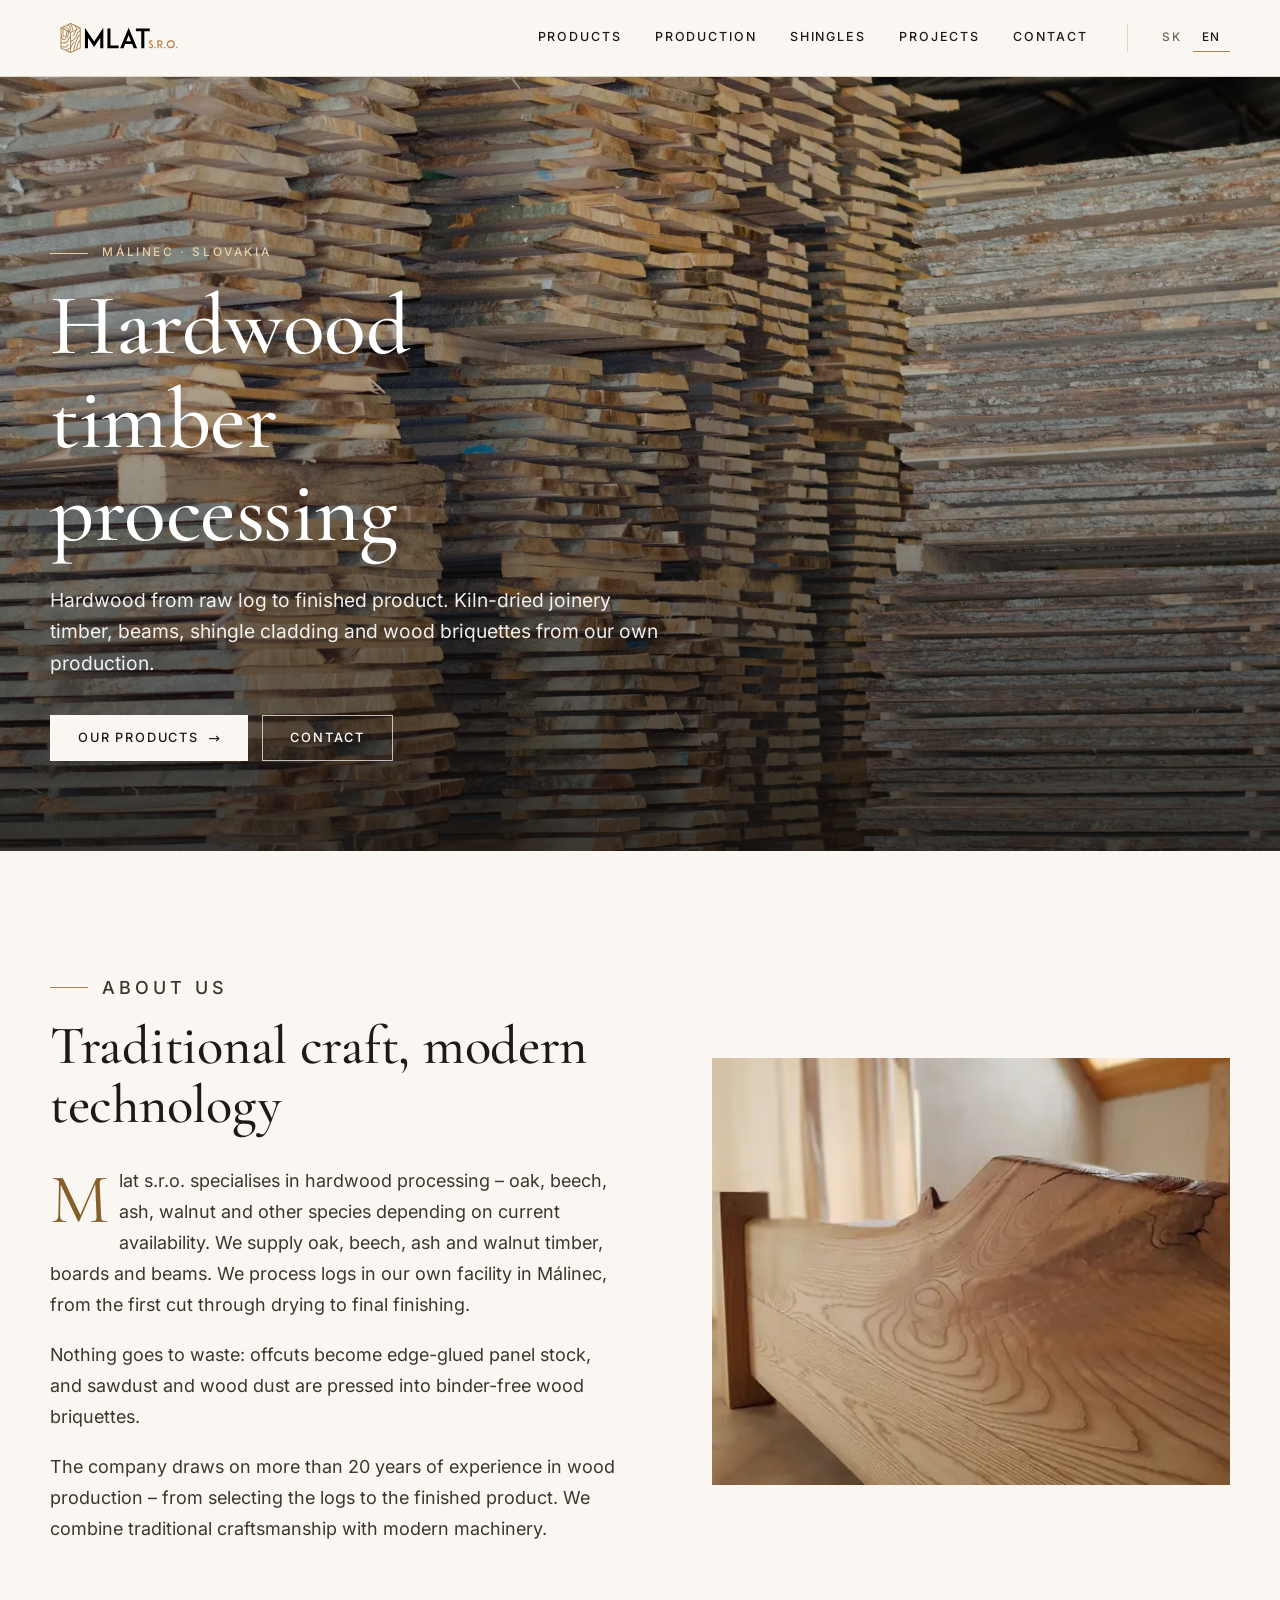
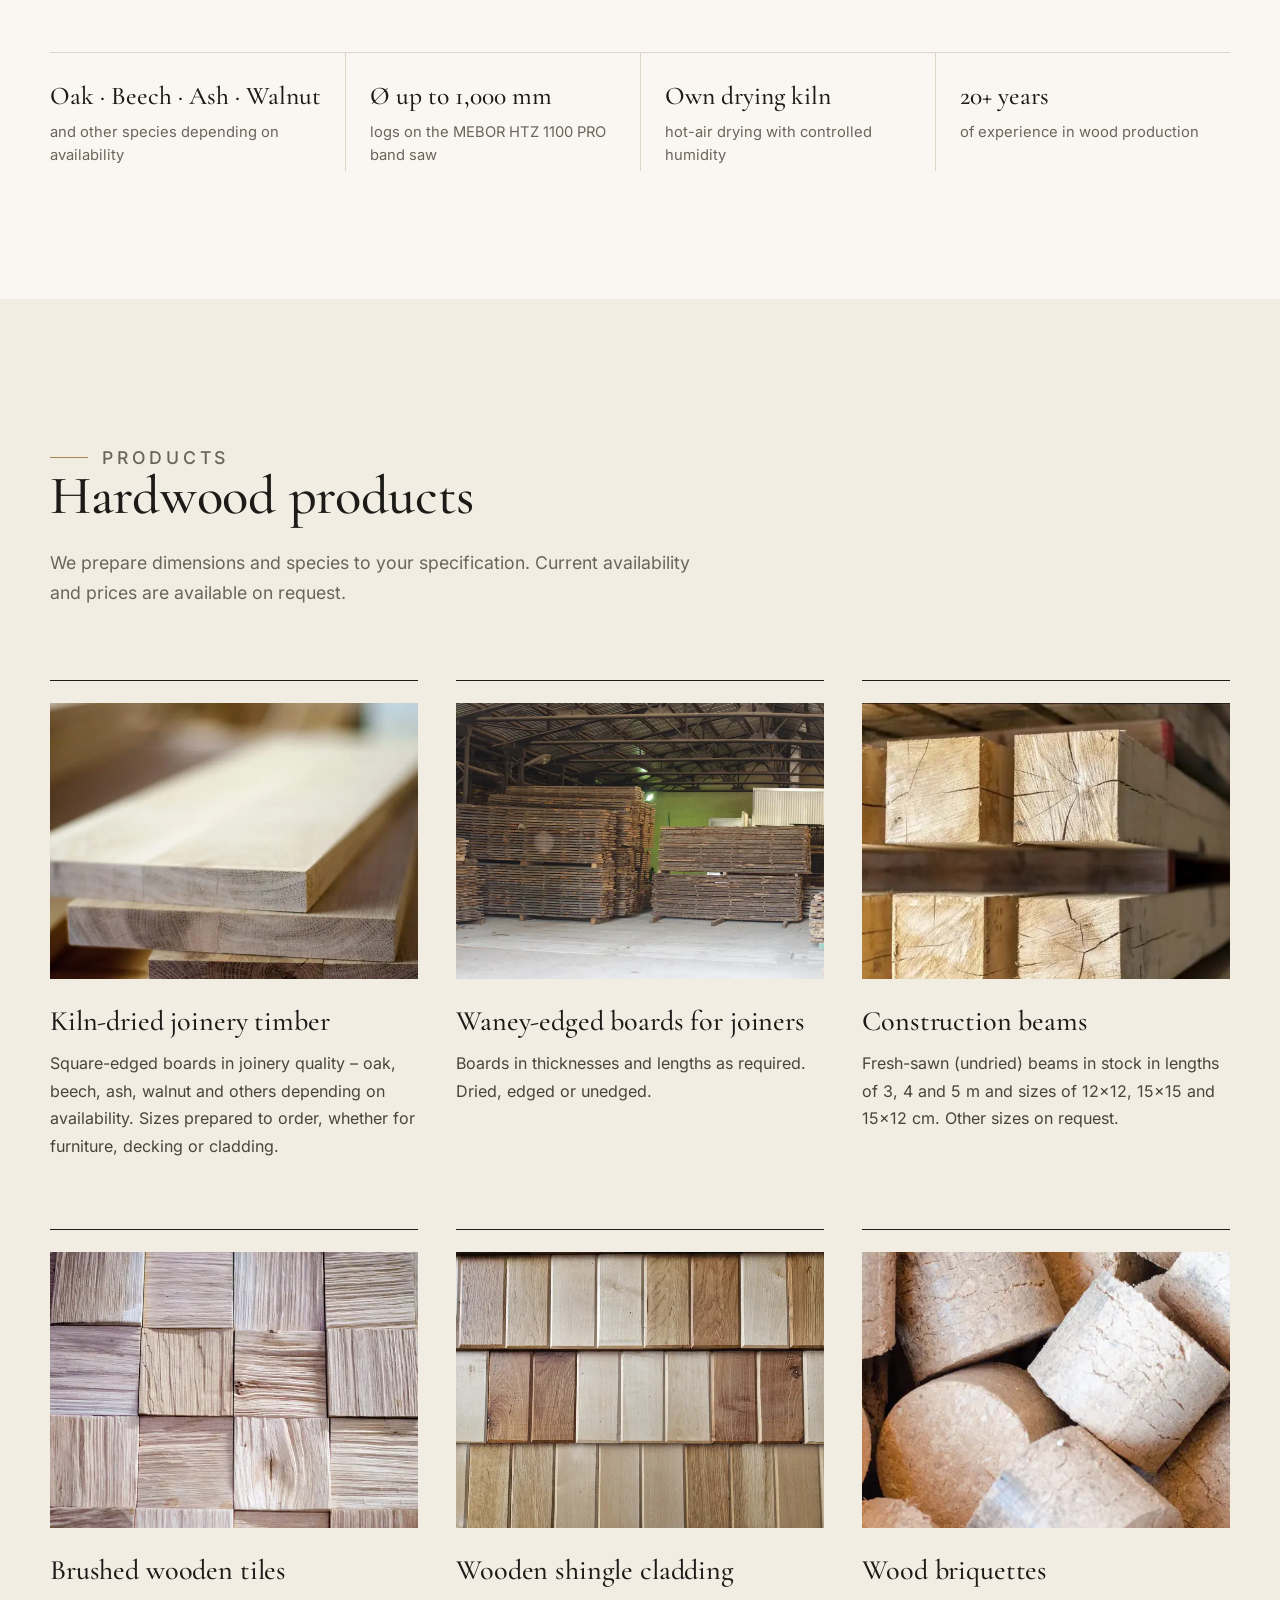
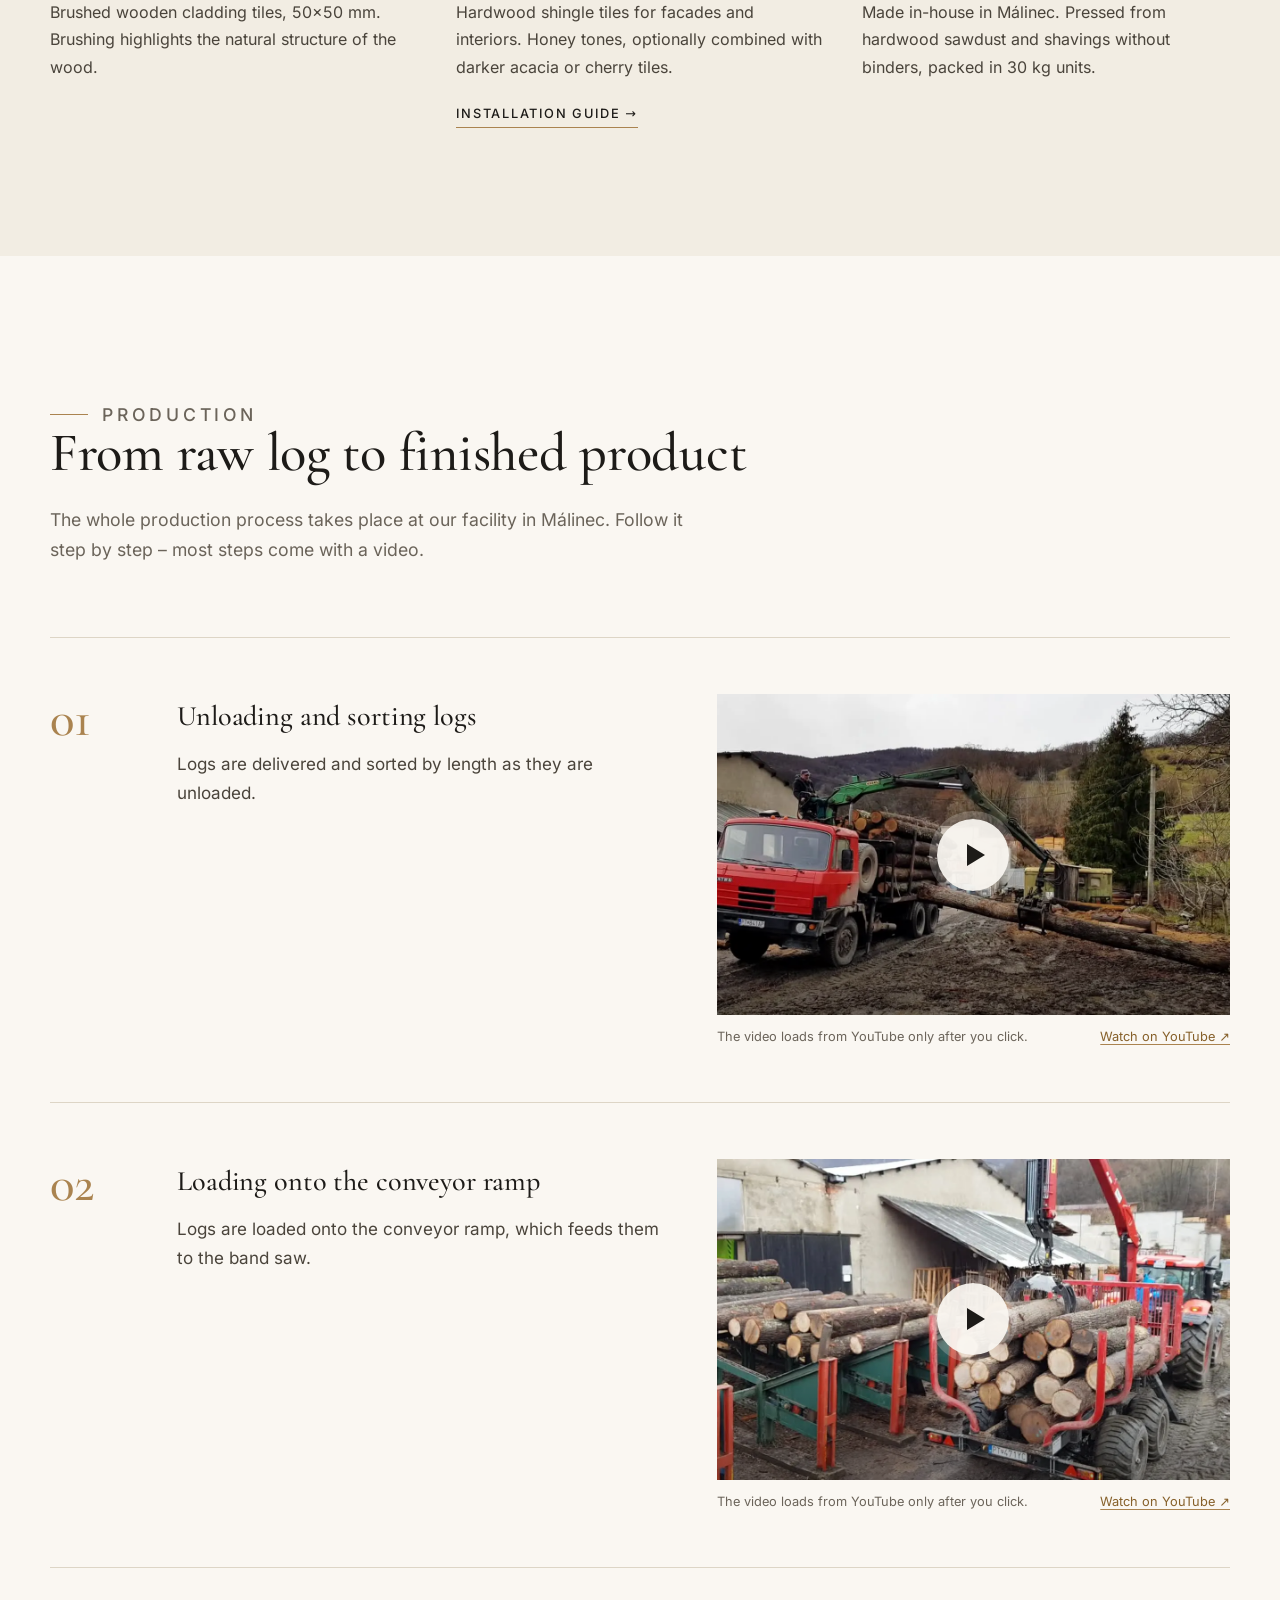
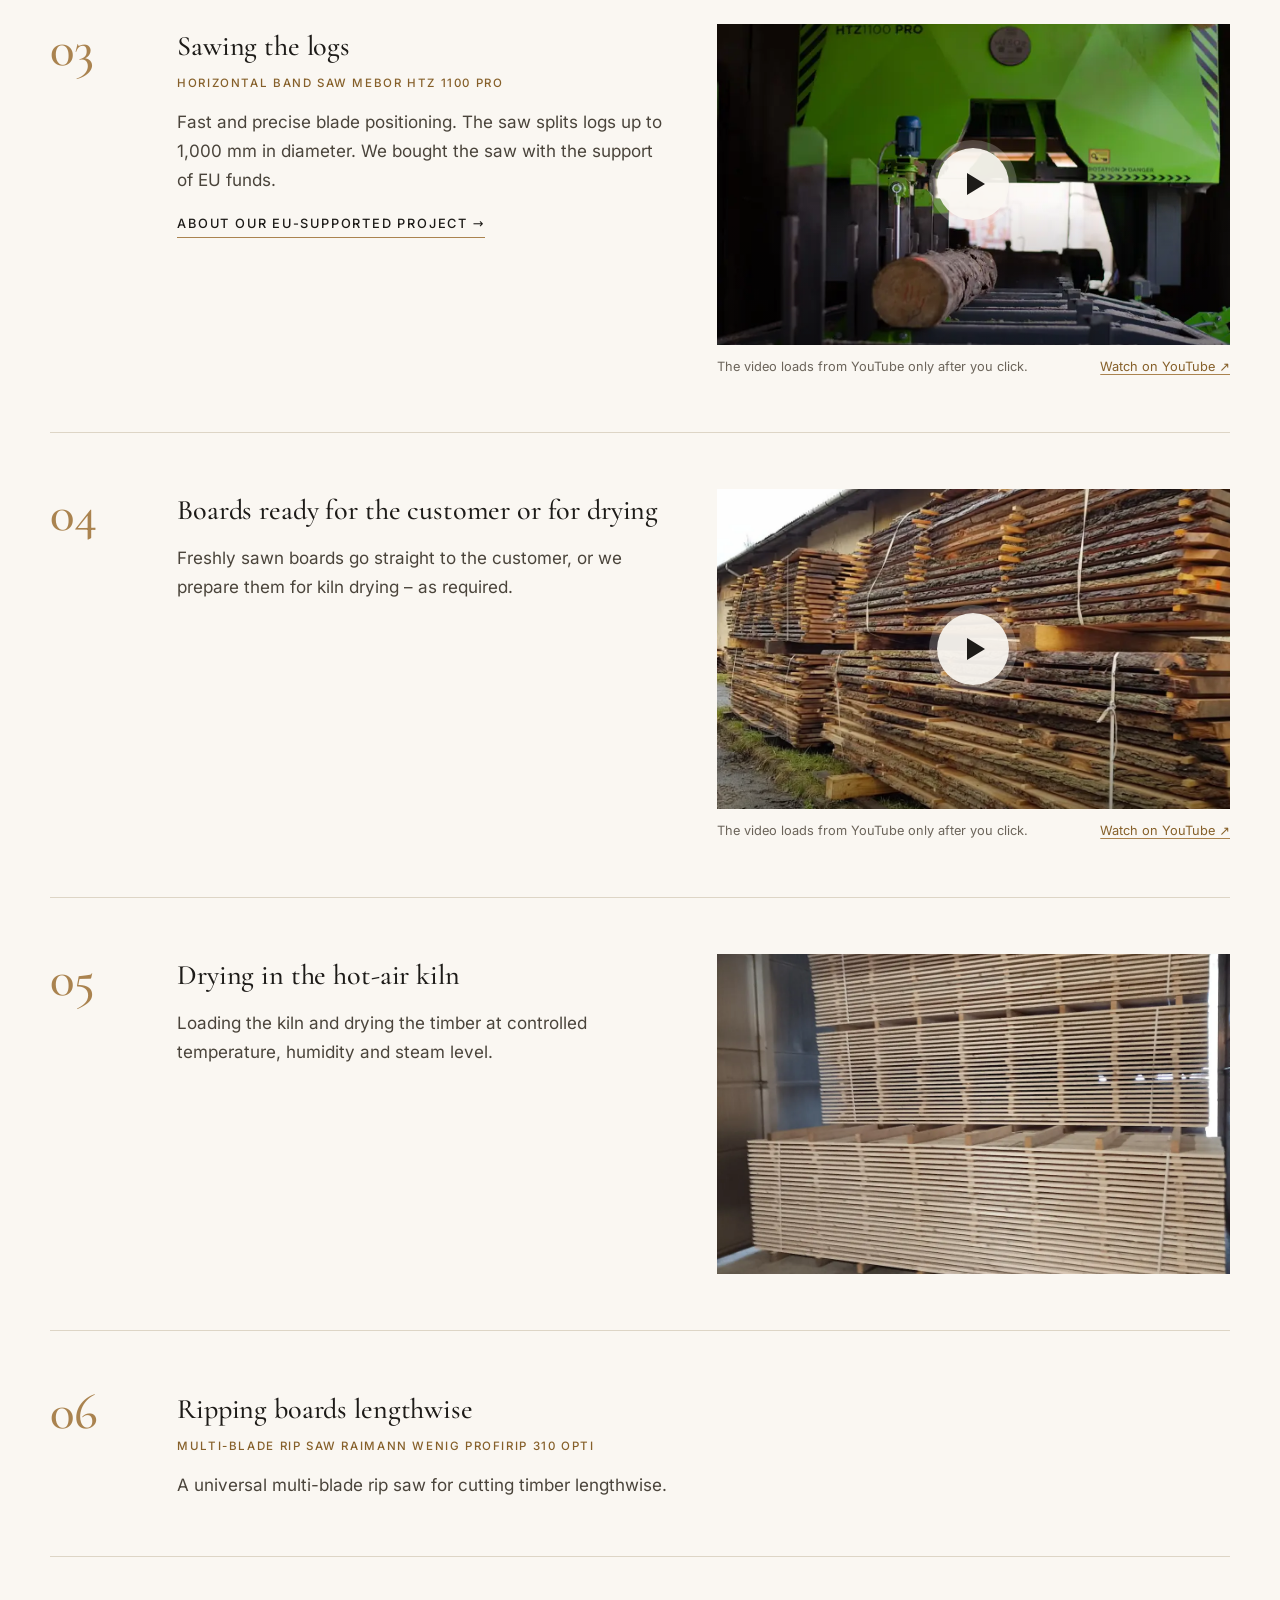
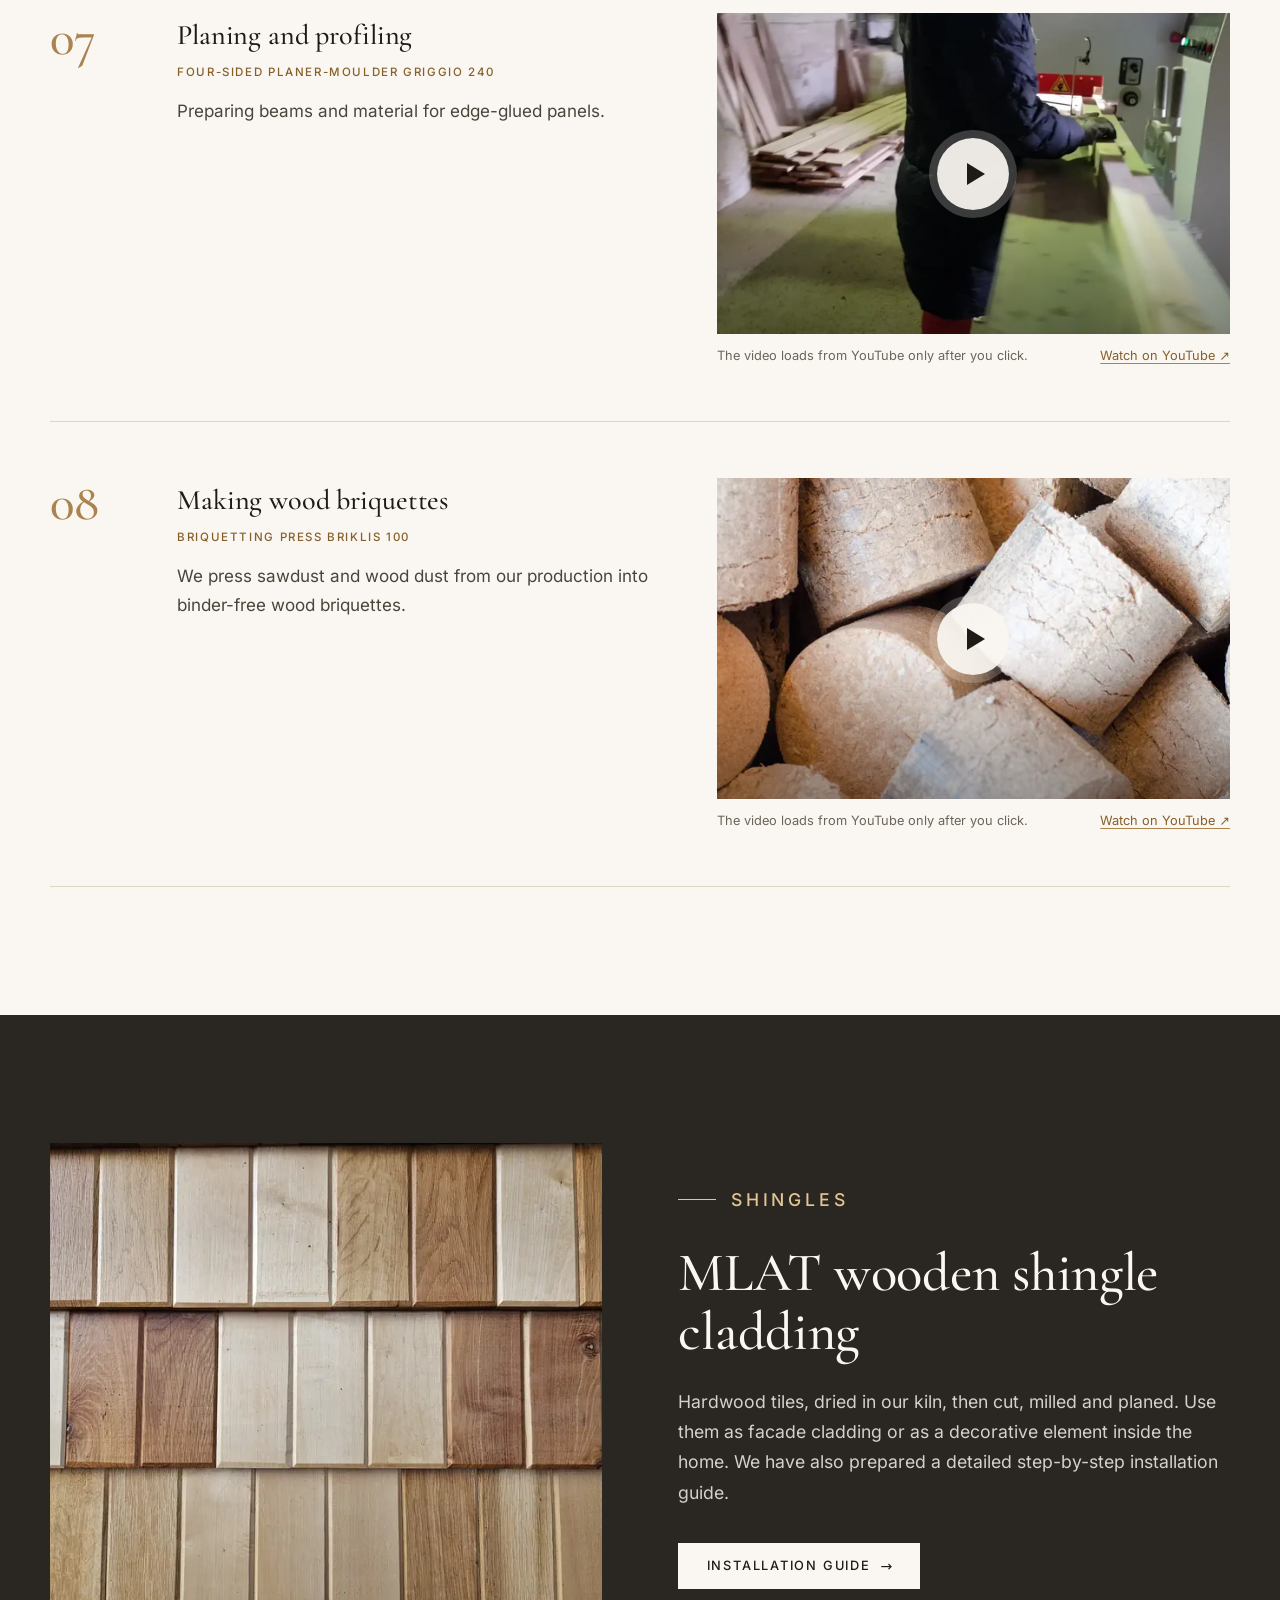
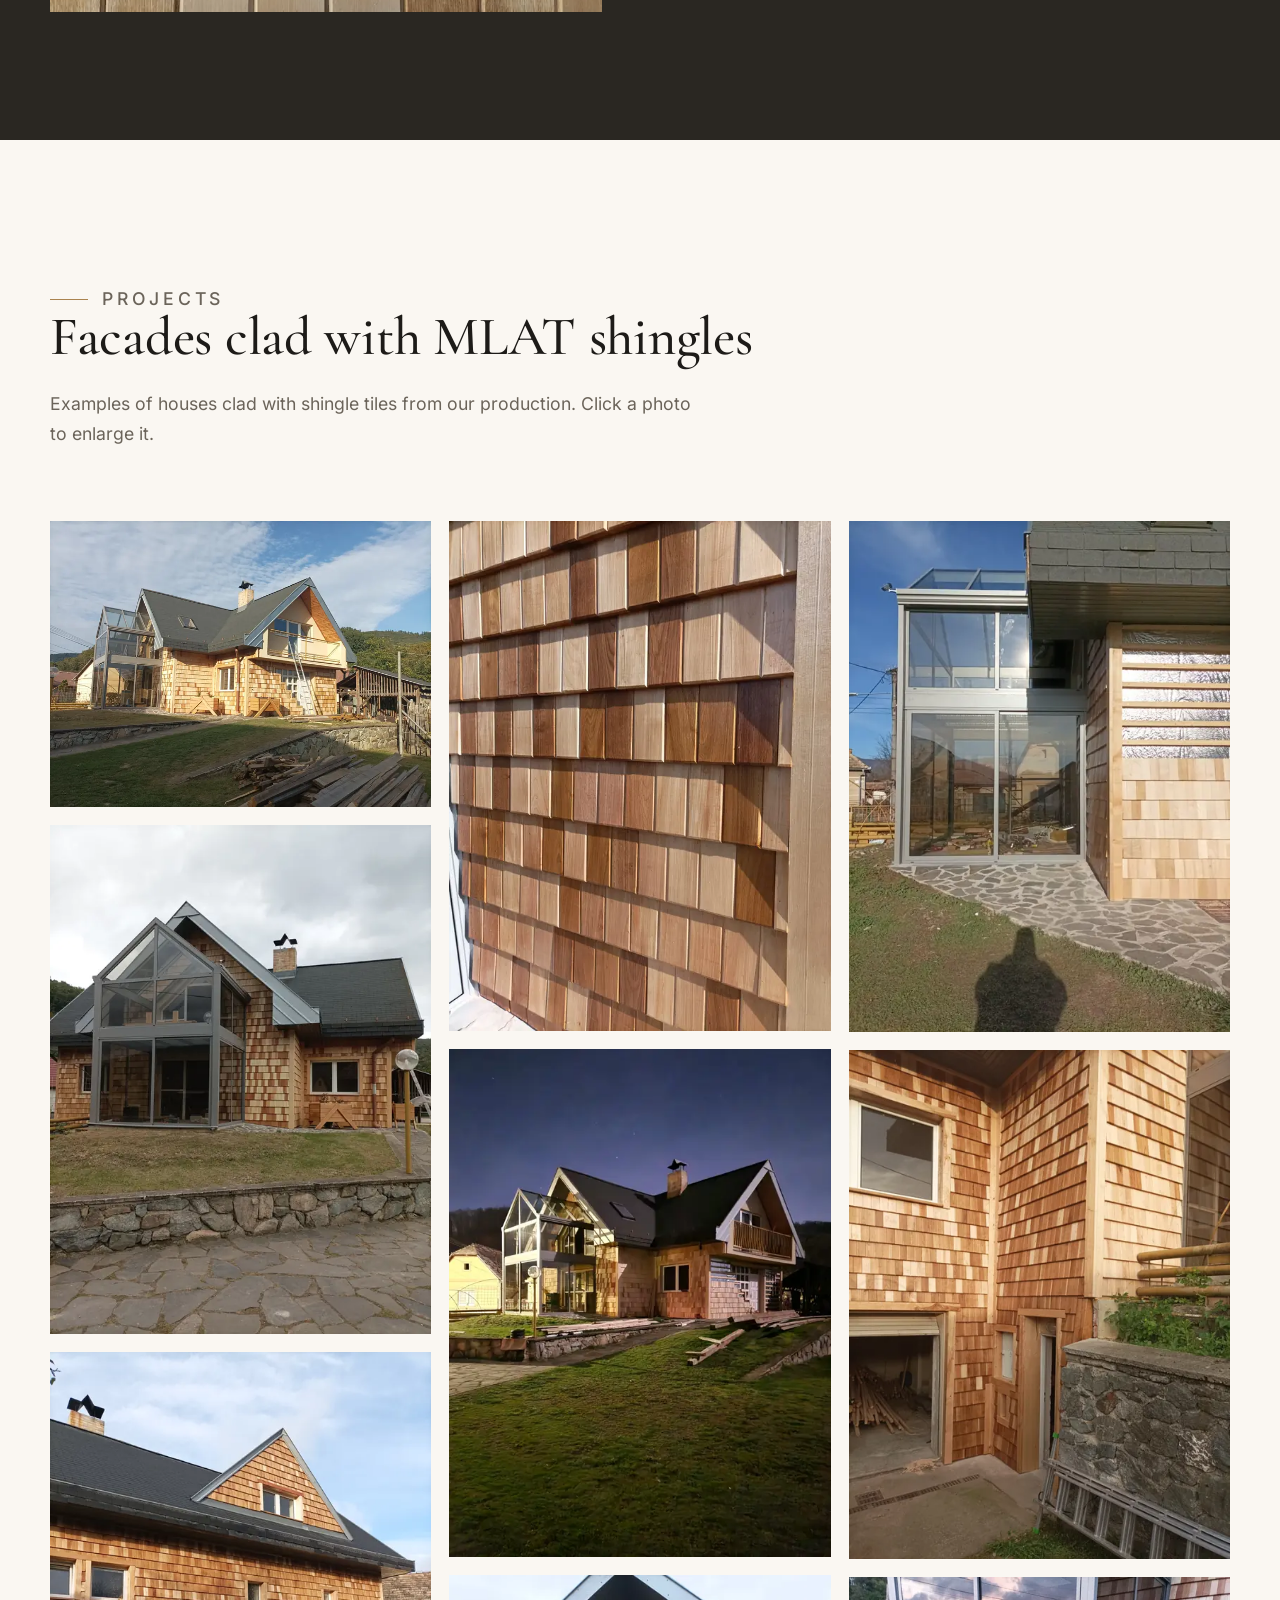
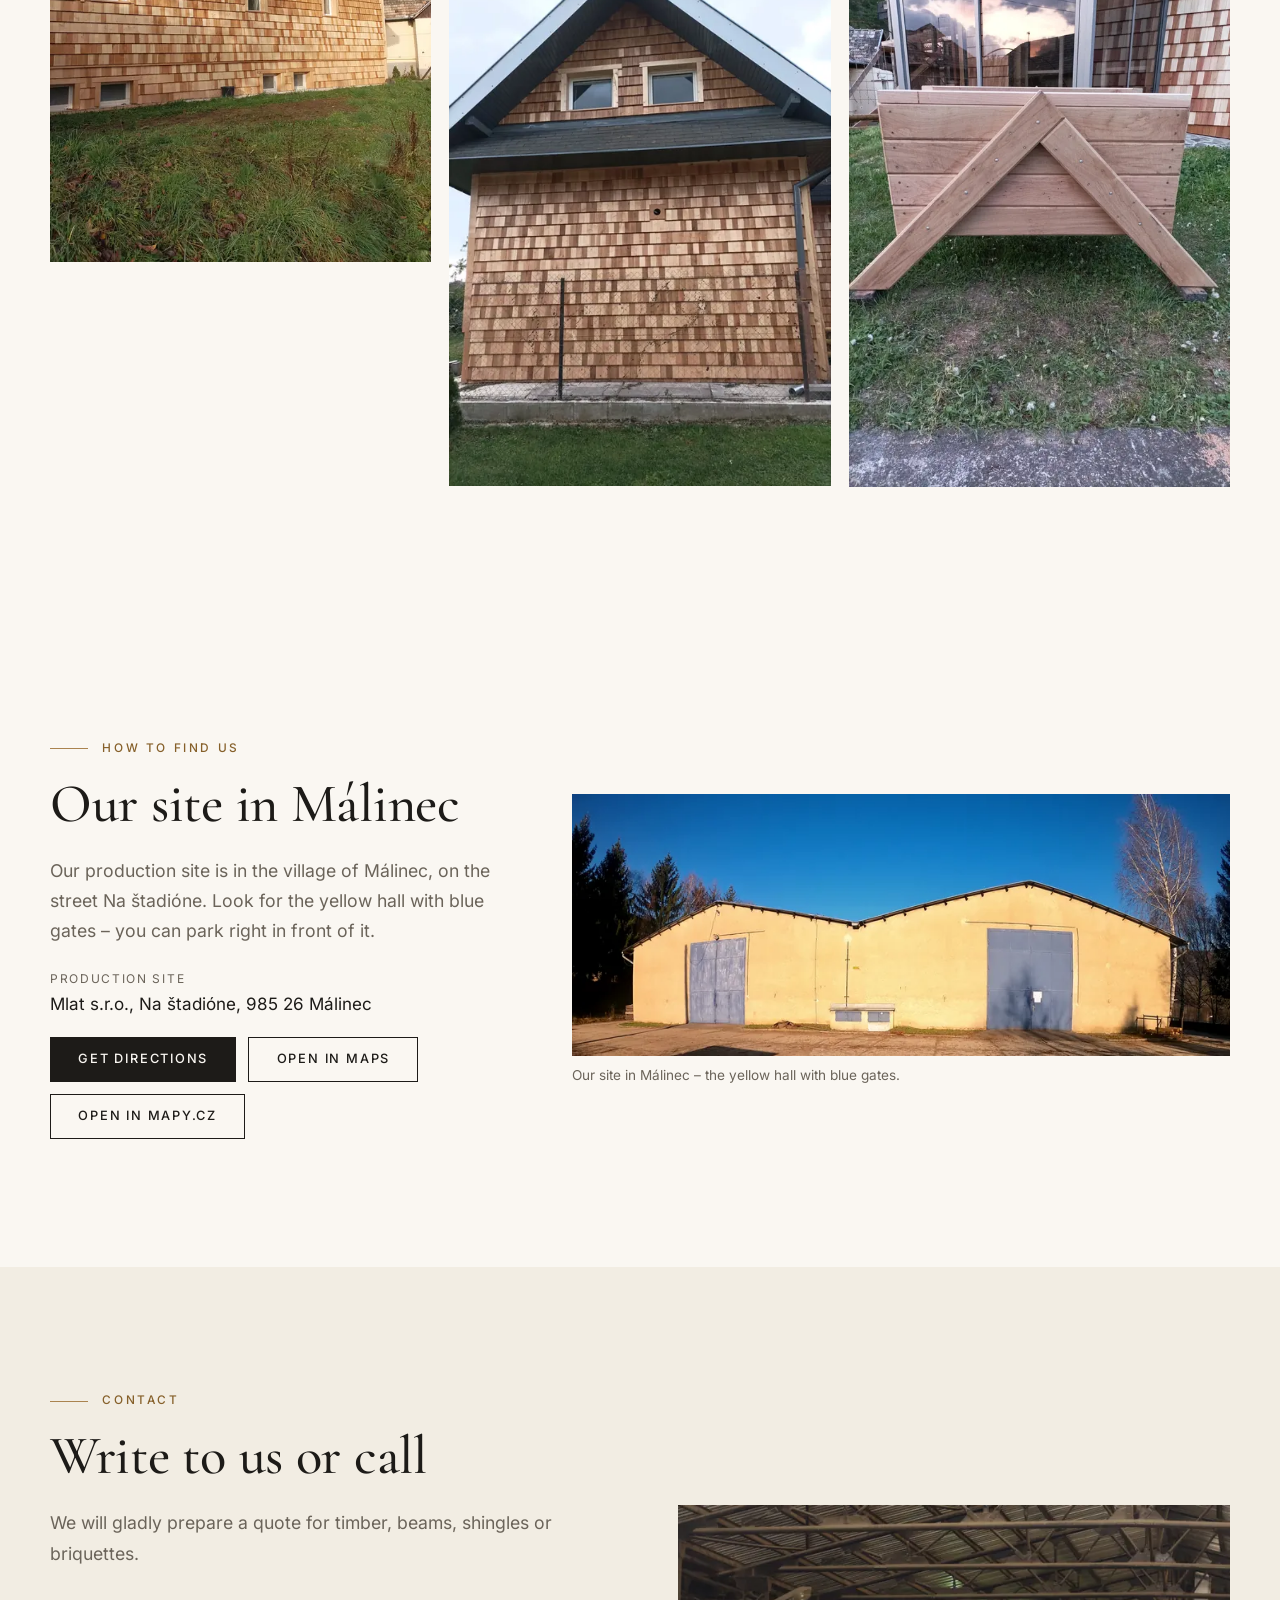
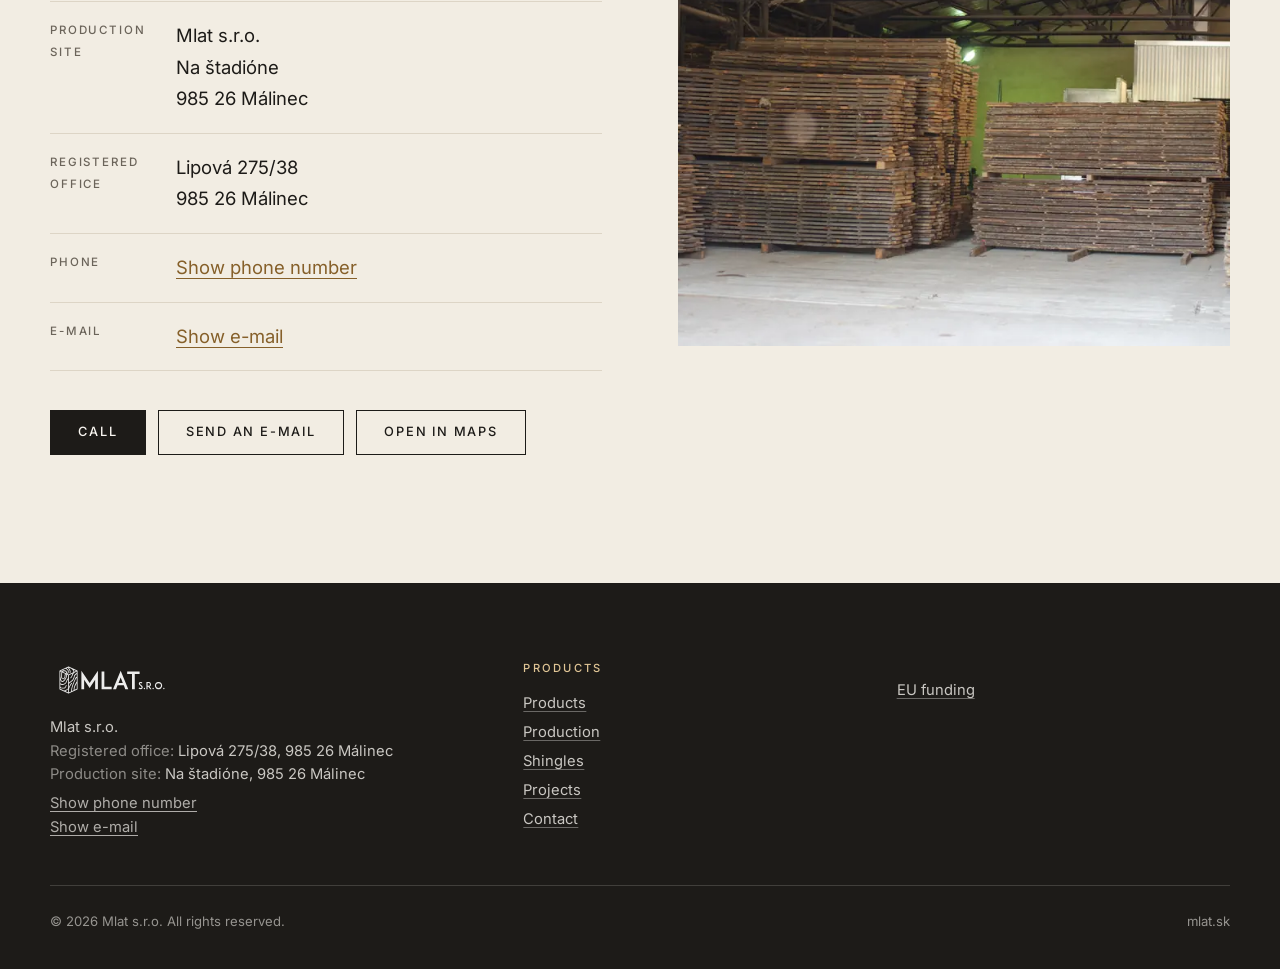
<file: en/index.html>
<!doctype html>
<html lang="en" data-close="Close" data-prev="Previous photo" data-next="Next photo">
<head>
<meta charset="utf-8">
<meta name="viewport" content="width=device-width, initial-scale=1">
<title>Mlat s.r.o. – hardwood timber processing | Málinec, Slovakia</title>
<meta name="description" content="Hardwood timber processing in Málinec, Slovakia: kiln-dried joinery timber, beams, wooden shingles, brushed blocks and wood briquettes.">
<link rel="canonical" href="https://mlat.sk/en/">
<link rel="alternate" hreflang="sk" href="https://mlat.sk/">
<link rel="alternate" hreflang="en" href="https://mlat.sk/en/">
<link rel="alternate" hreflang="x-default" href="https://mlat.sk/">
<meta name="theme-color" content="#faf7f2">
<meta property="og:type" content="website">
<meta property="og:site_name" content="Mlat s.r.o.">
<meta property="og:title" content="Mlat s.r.o. – hardwood timber processing | Málinec, Slovakia">
<meta property="og:description" content="Hardwood timber processing in Málinec, Slovakia: kiln-dried joinery timber, beams, wooden shingles, brushed blocks and wood briquettes.">
<meta property="og:url" content="https://mlat.sk/en/">
<meta property="og:image" content="https://mlat.sk/img/og.jpg">
<meta property="og:locale" content="en_GB">
<meta property="og:locale:alternate" content="sk_SK">
<meta name="twitter:card" content="summary_large_image">
<link rel="icon" href="../favicon.ico" sizes="32x32">
<link rel="icon" href="../img/logo-mark.svg" type="image/svg+xml">
<link rel="apple-touch-icon" href="../apple-touch-icon.png">
<link rel="preload" href="../fonts/inter-latin-400-normal.woff2" as="font" type="font/woff2" crossorigin>
<link rel="preload" href="../fonts/cormorant-garamond-latin-500-normal.woff2" as="font" type="font/woff2" crossorigin>
<link rel="stylesheet" href="../assets/style.css?v=df25122f">
<script defer src="../assets/main.js?v=41621759"></script>
<script type="application/ld+json">{"@context":"https://schema.org","@type":"LocalBusiness","name":"Mlat s.r.o.","url":"https://mlat.sk/en/","image":"https://mlat.sk/img/og.jpg","logo":"https://mlat.sk/icon-512.png","description":"Hardwood timber processing in Málinec, Slovakia: kiln-dried joinery timber, beams, wooden shingles, brushed blocks and wood briquettes.","hasMap":"https://www.google.com/maps/search/?api=1&query=48.5017407,19.6759146","areaServed":["SK","CZ","AT","HU","PL"],"knowsAbout":["oak timber","beech timber","ash timber","walnut timber","dried beams","wooden shingles","wood briquettes"],"address":{"@type":"PostalAddress","streetAddress":"Na štadióne","postalCode":"985 26","addressLocality":"Málinec","addressCountry":"SK"},"geo":{"@type":"GeoCoordinates","latitude":48.5017407,"longitude":19.6759146},"knowsLanguage":["sk","en"]}</script>

</head>
<body>
<a class="skip" href="#main">Skip to content</a>
<header class="site-header">
  <div class="wrap">
    <a class="brand" href="../en/index.html" aria-label="Mlat s.r.o."><img src="../img/logo.svg" width="140" height="38" alt="Mlat s.r.o."></a>
    <input type="checkbox" id="nav-toggle" class="nav-toggle" aria-label="Menu">
    <label for="nav-toggle" class="nav-burger" aria-hidden="true"><span></span></label>
    <nav class="nav" aria-label="Main navigation">
      <a href="#products">Products</a>
      <a href="#production">Production</a>
      <a href="../en/shingles/index.html">Shingles</a>
      <a href="#projects">Projects</a>
      <a href="#contact">Contact</a>
      <div class="lang" role="group" aria-label="Site language"><a href="../index.html" hreflang="sk" lang="sk">SK</a><a href="../en/index.html" hreflang="en" lang="en" aria-current="true">EN</a></div>
    </nav>
  </div>
</header>
<main id="main">
<section class="hero">
  <img class="hero__img" src="../img/hero.webp" srcset="../img/hero-sm.webp 720w, ../img/hero.webp 2200w" sizes="100vw" width="2200" height="1650" alt="Stacks of sawn timber boards in the warehouse" fetchpriority="high" decoding="async">
  <div class="wrap">
    <p class="eyebrow">Málinec · Slovakia</p>
    <h1>Hardwood timber processing</h1>
    <p class="hero__lead">Hardwood from raw log to finished product. Kiln-dried joinery timber, beams, shingle cladding and wood briquettes from our own production.</p>
    <div class="hero__cta">
      <a class="btn arrow" href="#products">Our products</a>
      <a class="btn btn--ghost" href="#contact">Contact</a>
    </div>
  </div>
</section>
<section class="section" id="about">
  <div class="wrap">
    <div class="about">
      <div class="about__text reveal">
        <p class="eyebrow">About us</p>
        <h2>Traditional craft, modern technology</h2>
        <div style="margin-top:2rem"><p>Mlat s.r.o. specialises in hardwood processing – oak, beech, ash, walnut and other species depending on current availability. We supply oak, beech, ash and walnut timber, boards and beams. We process logs in our own facility in Málinec, from the first cut through drying to final finishing.</p><p>Nothing goes to waste: offcuts become edge-glued panel stock, and sawdust and wood dust are pressed into binder-free wood briquettes.</p><p>The company draws on more than 20 years of experience in wood production – from selecting the logs to the finished product. We combine traditional craftsmanship with modern machinery.</p></div>
      </div>
      <div class="reveal"><img class="about__img" src="../img/masiv.webp" srcset="../img/masiv-sm.webp 720w, ../img/masiv.webp 1600w" sizes="(min-width: 760px) 45vw, 100vw" width="1600" height="900" alt="Close-up of solid wood with a distinctive grain" loading="lazy" decoding="async"></div>
    </div>
    <ul class="facts reveal"><li><strong>Oak · Beech · Ash · Walnut</strong><span>and other species depending on availability</span></li><li><strong>Ø up to 1,000 mm</strong><span>logs on the MEBOR HTZ 1100 PRO band saw</span></li><li><strong>Own drying kiln</strong><span>hot-air drying with controlled humidity</span></li><li><strong>20+ years</strong><span>of experience in wood production</span></li></ul>
  </div>
</section>
<section class="section section--alt" id="products">
  <div class="wrap">
    <div class="section-head reveal"><p class="eyebrow">Products</p><h2>Hardwood products</h2><p>We prepare dimensions and species to your specification. Current availability and prices are available on request.</p></div>
    <div class="cards">
      <article class="card reveal">
        <img class="card__img" src="../img/dosky.webp" srcset="../img/dosky-sm.webp 720w, ../img/dosky.webp 1600w" sizes="(min-width: 1000px) 360px, (min-width: 760px) 50vw, 100vw" width="1600" height="1200" alt="Square-edged hardwood boards" loading="lazy" decoding="async">
        <h3>Kiln-dried joinery timber</h3>
        <p>Square-edged boards in joinery quality – oak, beech, ash, walnut and others depending on availability. Sizes prepared to order, whether for furniture, decking or cladding.</p>
        
      </article>
      <article class="card reveal">
        <img class="card__img" src="../img/sklad.webp" srcset="../img/sklad-sm.webp 720w, ../img/sklad.webp 1600w" sizes="(min-width: 1000px) 360px, (min-width: 760px) 50vw, 100vw" width="1600" height="1200" alt="Warehouse hall with stacked sawn timber" loading="lazy" decoding="async">
        <h3>Waney-edged boards for joiners</h3>
        <p>Boards in thicknesses and lengths as required. Dried, edged or unedged.</p>
        
      </article>
      <article class="card reveal">
        <img class="card__img" src="../img/hranoly.webp" srcset="../img/hranoly-sm.webp 720w, ../img/hranoly.webp 1024w" sizes="(min-width: 1000px) 360px, (min-width: 760px) 50vw, 100vw" width="1024" height="576" alt="Construction beams with visible growth rings" loading="lazy" decoding="async">
        <h3>Construction beams</h3>
        <p>Fresh-sawn (undried) beams in stock in lengths of 3, 4 and 5 m and sizes of 12×12, 15×15 and 15×12 cm. Other sizes on request.</p>
        
      </article>
      <article class="card reveal">
        <img class="card__img" src="../img/kocky.webp" srcset="../img/kocky-sm.webp 720w, ../img/kocky.webp 1400w" sizes="(min-width: 1000px) 360px, (min-width: 760px) 50vw, 100vw" width="1400" height="927" alt="Brushed wooden tiles, 50×50 mm" loading="lazy" decoding="async">
        <h3>Brushed wooden tiles</h3>
        <p>Brushed wooden cladding tiles, 50×50 mm. Brushing highlights the natural structure of the wood.</p>
        
      </article>
      <article class="card reveal">
        <img class="card__img" src="../img/sindel-b.webp" srcset="../img/sindel-b-sm.webp 720w, ../img/sindel-b.webp 1600w" sizes="(min-width: 1000px) 360px, (min-width: 760px) 50vw, 100vw" width="1600" height="1200" alt="Hardwood shingle tiles in a range of tones" loading="lazy" decoding="async">
        <h3>Wooden shingle cladding</h3>
        <p>Hardwood shingle tiles for facades and interiors. Honey tones, optionally combined with darker acacia or cherry tiles.</p>
        <a class="link-arrow" href="../en/shingles/index.html">Installation guide →</a>
      </article>
      <article class="card reveal">
        <img class="card__img" src="../img/brikety.webp" srcset="../img/brikety-sm.webp 720w, ../img/brikety.webp 1400w" sizes="(min-width: 1000px) 360px, (min-width: 760px) 50vw, 100vw" width="1400" height="788" alt="Wood briquettes pressed from sawdust and wood dust" loading="lazy" decoding="async">
        <h3>Wood briquettes</h3>
        <p>Made in-house in Málinec. Pressed from hardwood sawdust and shavings without binders, packed in 30 kg units.</p>
        
      </article>
    </div>
  </div>
</section>
<section class="section" id="production">
  <div class="wrap">
    <div class="section-head reveal"><p class="eyebrow">Production</p><h2>From raw log to finished product</h2><p>The whole production process takes place at our facility in Málinec. Follow it step by step – most steps come with a video.</p></div>
    <div class="steps">
      <article class="step reveal">
        <div class="step__num" aria-label="Step 1">01</div>
        <div><h3>Unloading and sorting logs</h3><p class="step__text">Logs are delivered and sorted by length as they are unloaded.</p></div>
        <figure class="video"><a class="video__frame" href="https://www.youtube.com/watch?v=8HXFEtyps9k" data-yt="8HXFEtyps9k" data-title="Unloading and sorting logs" target="_blank" rel="noopener" aria-label="Play video: Unloading and sorting logs"><img src="../img/video-unloading.webp" width="1280" height="720" alt="Unloading logs from a truck with a hydraulic crane" loading="lazy" decoding="async"><span class="video__play" aria-hidden="true"></span></a><figcaption><span>The video loads from YouTube only after you click.</span><a href="https://www.youtube.com/watch?v=8HXFEtyps9k" target="_blank" rel="noopener">Watch on YouTube ↗</a></figcaption></figure>
      </article>
      <article class="step reveal">
        <div class="step__num" aria-label="Step 2">02</div>
        <div><h3>Loading onto the conveyor ramp</h3><p class="step__text">Logs are loaded onto the conveyor ramp, which feeds them to the band saw.</p></div>
        <figure class="video"><a class="video__frame" href="https://www.youtube.com/watch?v=bh052Od3AgM" data-yt="bh052Od3AgM" data-title="Loading onto the conveyor ramp" target="_blank" rel="noopener" aria-label="Play video: Loading onto the conveyor ramp"><img src="../img/video-loading.webp" width="1280" height="720" alt="Loading logs onto the conveyor ramp with a hydraulic crane" loading="lazy" decoding="async"><span class="video__play" aria-hidden="true"></span></a><figcaption><span>The video loads from YouTube only after you click.</span><a href="https://www.youtube.com/watch?v=bh052Od3AgM" target="_blank" rel="noopener">Watch on YouTube ↗</a></figcaption></figure>
      </article>
      <article class="step reveal">
        <div class="step__num" aria-label="Step 3">03</div>
        <div><h3>Sawing the logs</h3><p class="step__machine">Horizontal band saw MEBOR HTZ 1100 PRO</p><p class="step__text">Fast and precise blade positioning. The saw splits logs up to 1,000 mm in diameter. We bought the saw with the support of EU funds.</p><p class="step__link"><a class="link-arrow" href="../en/project/index.html">About our EU-supported project →</a></p></div>
        <figure class="video"><a class="video__frame" href="https://www.youtube.com/watch?v=DVgQ-vtZQ8g" data-yt="DVgQ-vtZQ8g" data-title="Sawing the logs" target="_blank" rel="noopener" aria-label="Play video: Sawing the logs"><img src="../img/pila.webp" srcset="../img/pila-sm.webp 720w, ../img/pila.webp 1600w" sizes="(min-width: 1000px) 560px, 100vw" width="1600" height="1200" alt="MEBOR HTZ 1100 PRO band saw with a log on the conveyor" loading="lazy" decoding="async"><span class="video__play" aria-hidden="true"></span></a><figcaption><span>The video loads from YouTube only after you click.</span><a href="https://www.youtube.com/watch?v=DVgQ-vtZQ8g" target="_blank" rel="noopener">Watch on YouTube ↗</a></figcaption></figure>
      </article>
      <article class="step reveal">
        <div class="step__num" aria-label="Step 4">04</div>
        <div><h3>Boards ready for the customer or for drying</h3><p class="step__text">Freshly sawn boards go straight to the customer, or we prepare them for kiln drying – as required.</p></div>
        <figure class="video"><a class="video__frame" href="https://www.youtube.com/watch?v=t_czNpLiRoY" data-yt="t_czNpLiRoY" data-title="Boards ready for the customer or for drying" target="_blank" rel="noopener" aria-label="Play video: Boards ready for the customer or for drying"><img src="../img/video-prisms.webp" width="1280" height="720" alt="Freshly sawn boards stacked for drying" loading="lazy" decoding="async"><span class="video__play" aria-hidden="true"></span></a><figcaption><span>The video loads from YouTube only after you click.</span><a href="https://www.youtube.com/watch?v=t_czNpLiRoY" target="_blank" rel="noopener">Watch on YouTube ↗</a></figcaption></figure>
      </article>
      <article class="step reveal">
        <div class="step__num" aria-label="Step 5">05</div>
        <div><h3>Drying in the hot-air kiln</h3><p class="step__text">Loading the kiln and drying the timber at controlled temperature, humidity and steam level.</p></div>
        <figure class="video"><div class="video__frame"><img src="../img/susiaren.webp" srcset="../img/susiaren-sm.webp 539w, ../img/susiaren.webp 1198w" sizes="(min-width: 1000px) 560px, 100vw" width="1198" height="1600" alt="Boards stacked in the hot-air drying kiln" loading="lazy" decoding="async"></div></figure>
      </article>
      <article class="step reveal step--nomedia">
        <div class="step__num" aria-label="Step 6">06</div>
        <div><h3>Ripping boards lengthwise</h3><p class="step__machine">Multi-blade rip saw Raimann WENIG ProfiRip 310 Opti</p><p class="step__text">A universal multi-blade rip saw for cutting timber lengthwise.</p></div>
        
      </article>
      <article class="step reveal">
        <div class="step__num" aria-label="Step 7">07</div>
        <div><h3>Planing and profiling</h3><p class="step__machine">Four-sided planer-moulder GRIGGIO 240</p><p class="step__text">Preparing beams and material for edge-glued panels.</p></div>
        <figure class="video"><a class="video__frame" href="https://www.youtube.com/watch?v=2VCWHFbRWdw" data-yt="2VCWHFbRWdw" data-title="Planing and profiling" target="_blank" rel="noopener" aria-label="Play video: Planing and profiling"><img src="../img/video-planing.webp" width="1280" height="720" alt="Planing and profiling beams on a four-sided moulder" loading="lazy" decoding="async"><span class="video__play" aria-hidden="true"></span></a><figcaption><span>The video loads from YouTube only after you click.</span><a href="https://www.youtube.com/watch?v=2VCWHFbRWdw" target="_blank" rel="noopener">Watch on YouTube ↗</a></figcaption></figure>
      </article>
      <article class="step reveal">
        <div class="step__num" aria-label="Step 8">08</div>
        <div><h3>Making wood briquettes</h3><p class="step__machine">Briquetting press Briklis 100</p><p class="step__text">We press sawdust and wood dust from our production into binder-free wood briquettes.</p></div>
        <figure class="video"><a class="video__frame" href="https://www.youtube.com/watch?v=IWdAF56dEvY" data-yt="IWdAF56dEvY" data-title="Making wood briquettes" target="_blank" rel="noopener" aria-label="Play video: Making wood briquettes"><img src="../img/brikety.webp" srcset="../img/brikety-sm.webp 720w, ../img/brikety.webp 1400w" sizes="(min-width: 1000px) 560px, 100vw" width="1400" height="788" alt="Wood briquettes pressed from sawdust and wood dust" loading="lazy" decoding="async"><span class="video__play" aria-hidden="true"></span></a><figcaption><span>The video loads from YouTube only after you click.</span><a href="https://www.youtube.com/watch?v=IWdAF56dEvY" target="_blank" rel="noopener">Watch on YouTube ↗</a></figcaption></figure>
      </article>
    </div>
  </div>
</section>
<section class="section section--dark" id="shingles">
  <div class="wrap">
    <div class="teaser">
      <div class="reveal"><img src="../img/sindel-b.webp" srcset="../img/sindel-b-sm.webp 720w, ../img/sindel-b.webp 1600w" sizes="(min-width: 760px) 50vw, 100vw" width="1600" height="1200" alt="Hardwood shingle tiles in a range of tones" loading="lazy" decoding="async"></div>
      <div class="reveal">
        <p class="eyebrow">Shingles</p>
        <h2>MLAT wooden shingle cladding</h2>
        <p>Hardwood tiles, dried in our kiln, then cut, milled and planed. Use them as facade cladding or as a decorative element inside the home. We have also prepared a detailed step-by-step installation guide.</p>
        <a class="btn btn--light arrow" href="../en/shingles/index.html">Installation guide</a>
      </div>
    </div>
  </div>
</section>
<section class="section" id="projects">
  <div class="wrap">
    <div class="section-head reveal"><p class="eyebrow">Projects</p><h2>Facades clad with MLAT shingles</h2><p>Examples of houses clad with shingle tiles from our production. Click a photo to enlarge it.</p></div>
    <div class="gallery">
      <a href="../img/real-01.webp" data-lightbox><img src="../img/real-01.webp" srcset="../img/real-01-sm.webp 720w, ../img/real-01.webp 1600w" sizes="(min-width: 1000px) 380px, 50vw" width="1600" height="1197" alt="Family house with MLAT shingle cladding" loading="lazy" decoding="async"></a>
      <a href="../img/real-03.webp" data-lightbox><img src="../img/real-03.webp" srcset="../img/real-03-sm.webp 539w, ../img/real-03.webp 1047w" sizes="(min-width: 1000px) 380px, 50vw" width="1047" height="1400" alt="Rear of the house with shingles and a glazed gable wall" loading="lazy" decoding="async"></a>
      <a href="../img/real-06.webp" data-lightbox><img src="../img/real-06.webp" srcset="../img/real-06-sm.webp 539w, ../img/real-06.webp 1047w" sizes="(min-width: 1000px) 380px, 50vw" width="1047" height="1400" alt="House wall clad in shingles under the roof" loading="lazy" decoding="async"></a>
      <a href="../img/real-07.webp" data-lightbox><img src="../img/real-07.webp" srcset="../img/real-07-sm.webp 539w, ../img/real-07.webp 1047w" sizes="(min-width: 1000px) 380px, 50vw" width="1047" height="1400" alt="Shingle cladding in warm tones, wall detail" loading="lazy" decoding="async"></a>
      <a href="../img/real-12.webp" data-lightbox><img src="../img/real-12.webp" srcset="../img/real-12-sm.webp 540w, ../img/real-12.webp 1050w" sizes="(min-width: 1000px) 380px, 50vw" width="1050" height="1400" alt="House with a shingle facade at dusk" loading="lazy" decoding="async"></a>
      <a href="../img/real-13.webp" data-lightbox><img src="../img/real-13.webp" srcset="../img/real-13-sm.webp 478w, ../img/real-13.webp 1196w" sizes="(min-width: 1000px) 380px, 50vw" width="1196" height="1600" alt="Rear of a house with a wooden shingle facade" loading="lazy" decoding="async"></a>
      <a href="../img/real-11.webp" data-lightbox><img src="../img/real-11.webp" srcset="../img/real-11-sm.webp 538w, ../img/real-11.webp 1047w" sizes="(min-width: 1000px) 380px, 50vw" width="1047" height="1400" alt="Glass wall combined with shingle cladding" loading="lazy" decoding="async"></a>
      <a href="../img/real-14.webp" data-lightbox><img src="../img/real-14.webp" srcset="../img/real-14-sm.webp 479w, ../img/real-14.webp 1346w" sizes="(min-width: 1000px) 380px, 50vw" width="1346" height="1800" alt="Wooden shingle cladding next to the stone base of a house" loading="lazy" decoding="async"></a>
      <a href="../img/real-09.webp" data-lightbox><img src="../img/real-09.webp" srcset="../img/real-09-sm.webp 539w, ../img/real-09.webp 1047w" sizes="(min-width: 1000px) 380px, 50vw" width="1047" height="1400" alt="Wooden planter shaped like a roof, clad in shingles" loading="lazy" decoding="async"></a>
    </div>
  </div>
</section>
<section class="section" id="find-us">
  <div class="wrap">
    <div class="find">
      <div class="reveal find__text">
        <p class="eyebrow">How to find us</p>
        <h2>Our site in Málinec</h2>
        <p class="find__lead">Our production site is in the village of Málinec, on the street Na štadióne. Look for the yellow hall with blue gates – you can park right in front of it.</p>
        <p class="find__addr"><span class="k">Production site</span>Mlat s.r.o., Na štadióne, 985 26 Málinec</p>
        <div class="contact__actions">
          <a class="btn" href="https://www.google.com/maps/dir/?api=1&destination=48.5017407,19.6759146" target="_blank" rel="noopener">Get directions</a>
          <a class="btn btn--ghost" href="https://www.google.com/maps/search/?api=1&query=48.5017407,19.6759146" target="_blank" rel="noopener">Open in maps</a>
          <a class="btn btn--ghost" href="https://mapy.cz/zakladni?q=48.5017407,19.6759146" target="_blank" rel="noopener">Open in Mapy.cz</a>
        </div>
      </div>
      <div class="reveal find__media">
        
        <figure class="find__photo"><img src="../img/hala.webp" srcset="../img/hala-sm.webp 800w, ../img/hala.webp 2200w" sizes="(min-width: 900px) 560px, 100vw" width="2200" height="875" alt="The Mlat s.r.o. hall in Málinec – a yellow building with blue gates" loading="lazy" decoding="async"><figcaption>Our site in Málinec – the yellow hall with blue gates.</figcaption></figure>
      </div>
    </div>
  </div>
</section>
<section class="section section--alt" id="contact">
  <div class="wrap">
    <div class="contact">
      <div class="reveal">
        <p class="eyebrow">Contact</p>
        <h2>Write to us or call</h2>
        <p style="margin-top:1.4rem;color:var(--muted);font-size:1.1rem;max-width:46ch">We will gladly prepare a quote for timber, beams, shingles or briquettes.</p>
        <ul class="contact__list">
          <li><span class="k">Production site</span><span class="v">Mlat s.r.o.<br>Na štadióne<br>985 26 Málinec</span></li>
          <li><span class="k">Registered office</span><span class="v">Lipová 275/38<br>985 26 Málinec</span></li>
          <li><span class="k">Phone</span><span class="v"><button type="button" class="reveal-btn reveal-btn--link" data-reveal="tel" data-v="NjA3IDcwMyAyMDkgMTI0K3w2MDc3MDMyMDkxMjQr">Show phone number</button></span></li>
          <li><span class="k">E-mail</span><span class="v"><button type="button" class="reveal-btn reveal-btn--link" data-reveal="mail" data-v="bW9jLmxpYW1nQGxldmFwLmFyYXRhZg==">Show e-mail</button></span></li>
        </ul>
        <noscript><p class="noscript-note">Please enable JavaScript to show the contact details.</p></noscript>
        <div class="contact__actions">
          <button type="button" class="btn" data-reveal="tel-go" data-v="NjA3NzAzMjA5MTI0Kw==">Call</button>
          <button type="button" class="btn btn--ghost" data-reveal="mail-go" data-v="bW9jLmxpYW1nQGxldmFwLmFyYXRhZg==">Send an e-mail</button>
          <a class="btn btn--ghost" href="https://www.google.com/maps/search/?api=1&query=48.5017407,19.6759146" target="_blank" rel="noopener">Open in maps</a>
        </div>
      </div>
      <div class="reveal"><img class="contact__img" src="../img/sklad.webp" srcset="../img/sklad-sm.webp 720w, ../img/sklad.webp 1600w" sizes="(min-width: 760px) 50vw, 100vw" width="1600" height="1200" alt="Warehouse hall with stacked sawn timber" loading="lazy" decoding="async"></div>
    </div>
  </div>
</section>
</main>
<footer class="site-footer">
  <div class="wrap">
    <div class="footer-grid">
      <div>
        <img class="footer-logo" src="../img/logo.svg" width="140" height="38" alt="">
        <p>Mlat s.r.o.<br><span class="muted-label">Registered office:</span> Lipová 275/38, 985 26 Málinec<br><span class="muted-label">Production site:</span> Na štadióne, 985 26 Málinec</p>
        <p class="footer-contact"><button type="button" class="reveal-btn reveal-btn--link" data-reveal="tel" data-v="NjA3IDcwMyAyMDkgMTI0K3w2MDc3MDMyMDkxMjQr">Show phone number</button><br><button type="button" class="reveal-btn reveal-btn--link" data-reveal="mail" data-v="bW9jLmxpYW1nQGxldmFwLmFyYXRhZg==">Show e-mail</button><noscript><br>Please enable JavaScript to show the contact details.</noscript></p>
      </div>
      <div><h4>Products</h4><ul><li><a href="#products">Products</a></li><li><a href="#production">Production</a></li><li><a href="../en/shingles/index.html">Shingles</a></li><li><a href="#projects">Projects</a></li><li><a href="#contact">Contact</a></li></ul></div>
      <div><p style="margin-top:1rem"><a href="../en/project/index.html">EU funding</a></p></div>
    </div>
    <div class="footer-bottom"><span>© 2026 Mlat s.r.o. All rights reserved.</span><span>mlat.sk</span></div>
  </div>
</footer>
</body>
</html>
</file>
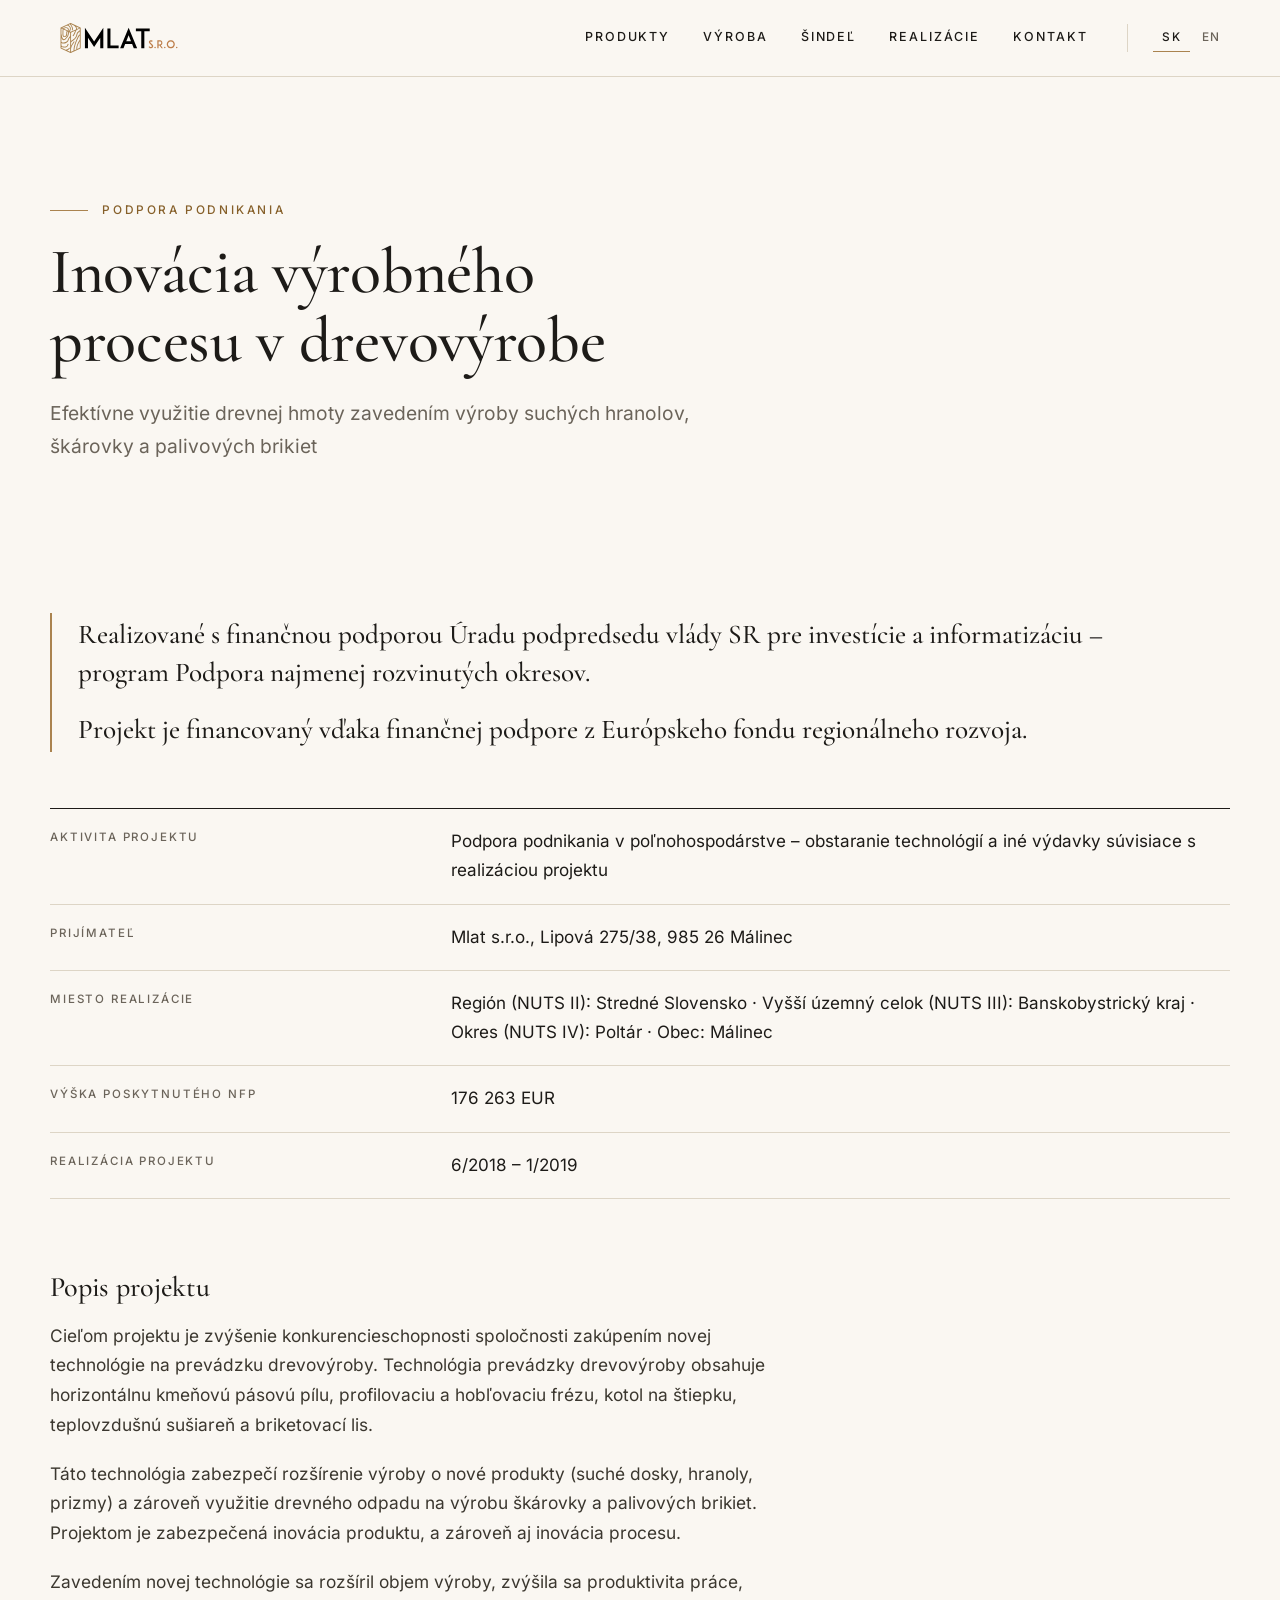
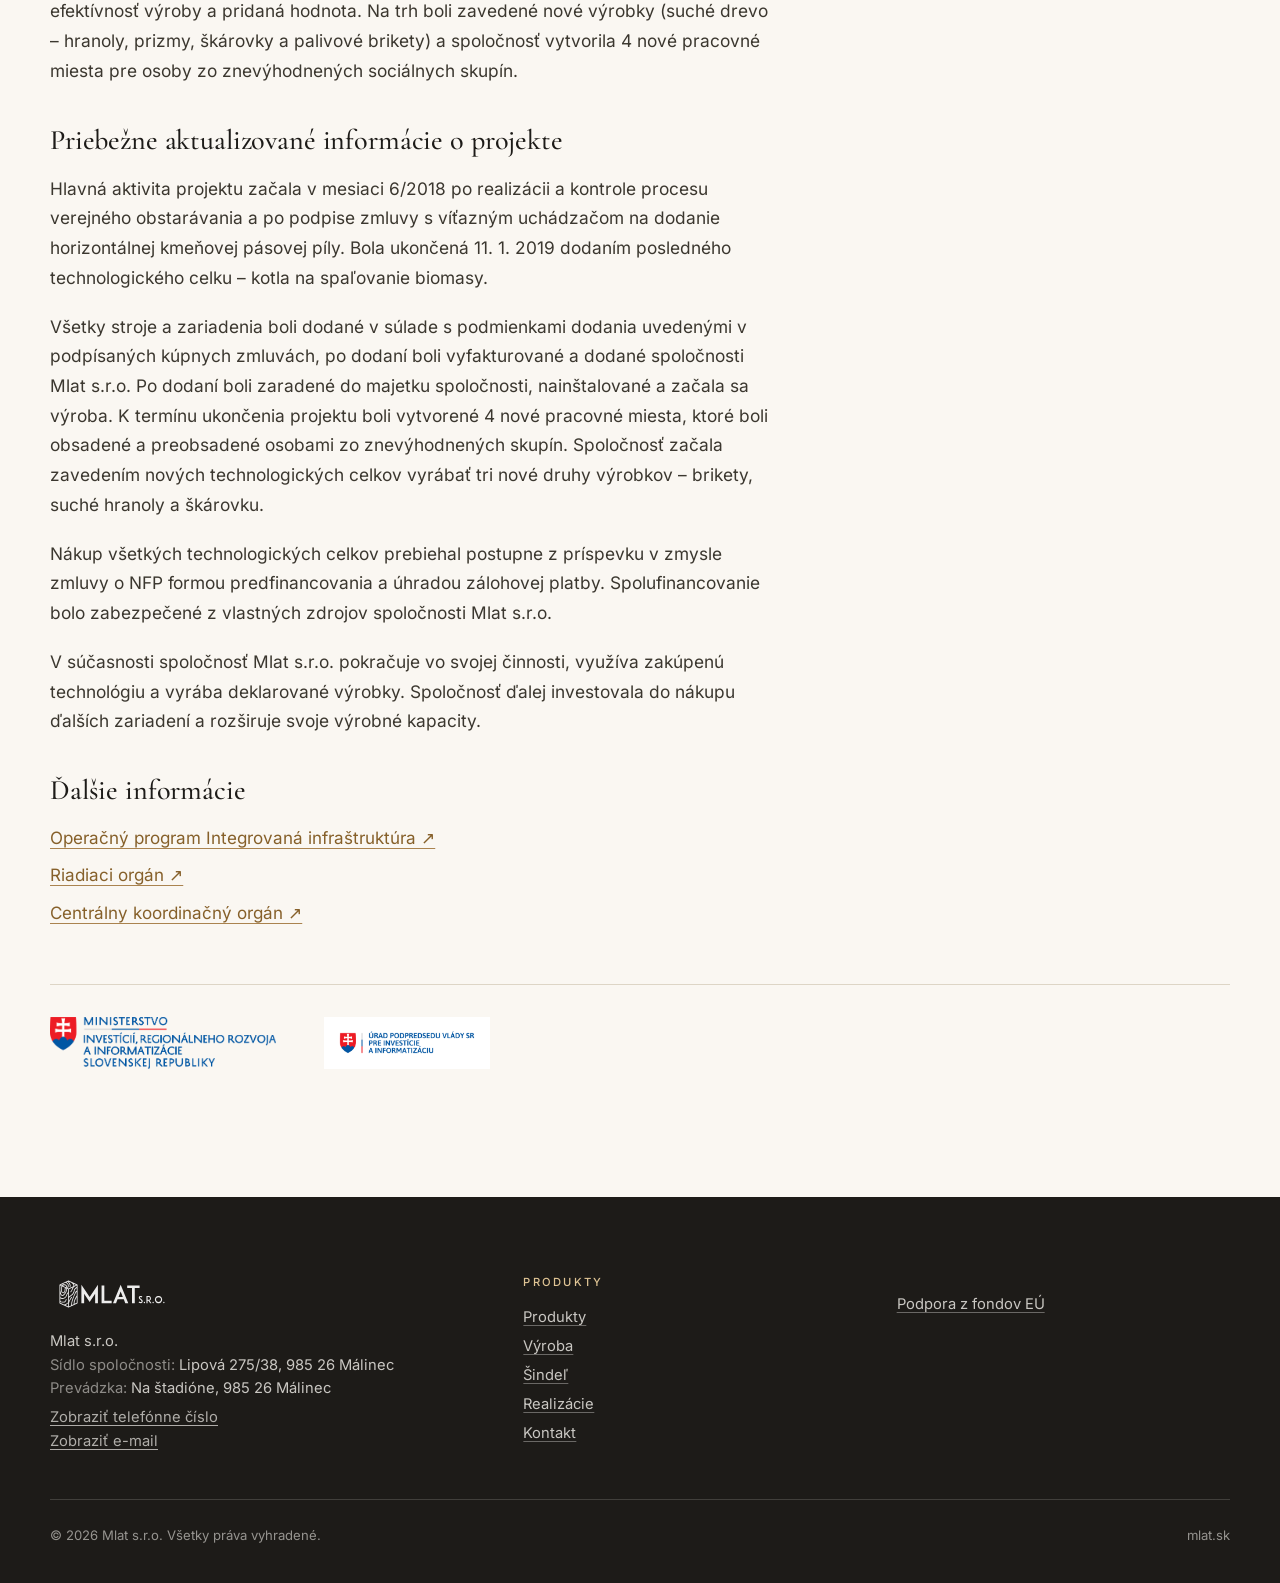
<file: projekt/index.html>
<!doctype html>
<html lang="sk" data-close="Zavrieť" data-prev="Predchádzajúca fotografia" data-next="Nasledujúca fotografia">
<head>
<meta charset="utf-8">
<meta name="viewport" content="width=device-width, initial-scale=1">
<title>Podpora z fondov EÚ – Inovácia výrobného procesu | Mlat s.r.o.</title>
<meta name="description" content="Projekt Inovácia výrobného procesu v drevovýrobe – efektívne využitie drevnej hmoty zavedením výroby suchých hranolov, škárovky a palivových brikiet.">
<link rel="canonical" href="https://mlat.sk/projekt/">
<link rel="alternate" hreflang="sk" href="https://mlat.sk/projekt/">
<link rel="alternate" hreflang="en" href="https://mlat.sk/en/project/">
<link rel="alternate" hreflang="x-default" href="https://mlat.sk/projekt/">
<meta name="theme-color" content="#faf7f2">
<meta property="og:type" content="website">
<meta property="og:site_name" content="Mlat s.r.o.">
<meta property="og:title" content="Podpora z fondov EÚ – Inovácia výrobného procesu | Mlat s.r.o.">
<meta property="og:description" content="Projekt Inovácia výrobného procesu v drevovýrobe – efektívne využitie drevnej hmoty zavedením výroby suchých hranolov, škárovky a palivových brikiet.">
<meta property="og:url" content="https://mlat.sk/projekt/">
<meta property="og:image" content="https://mlat.sk/img/og.jpg">
<meta property="og:locale" content="sk_SK">
<meta property="og:locale:alternate" content="en_GB">
<meta name="twitter:card" content="summary_large_image">
<link rel="icon" href="../favicon.ico" sizes="32x32">
<link rel="icon" href="../img/logo-mark.svg" type="image/svg+xml">
<link rel="apple-touch-icon" href="../apple-touch-icon.png">
<link rel="preload" href="../fonts/inter-latin-400-normal.woff2" as="font" type="font/woff2" crossorigin>
<link rel="preload" href="../fonts/cormorant-garamond-latin-500-normal.woff2" as="font" type="font/woff2" crossorigin>
<link rel="stylesheet" href="../assets/style.css?v=df25122f">
<script defer src="../assets/main.js?v=41621759"></script>
<script type="application/ld+json">{"@context":"https://schema.org","@type":"LocalBusiness","name":"Mlat s.r.o.","url":"https://mlat.sk/","image":"https://mlat.sk/img/og.jpg","logo":"https://mlat.sk/icon-512.png","description":"Spracovanie tvrdého dreva v Málinci: sušené stolárske rezivo, konštrukčné hranoly, šindľový fasádny obklad, kartáčované kocky a palivové brikety z vlastnej výroby.","hasMap":"https://www.google.com/maps/search/?api=1&query=48.5017407,19.6759146","areaServed":["SK","CZ","AT","HU","PL"],"knowsAbout":["dubové rezivo","bukové rezivo","jaseňové rezivo","orechové rezivo","suché hranoly","šindeľ","palivové brikety"],"address":{"@type":"PostalAddress","streetAddress":"Na štadióne","postalCode":"985 26","addressLocality":"Málinec","addressCountry":"SK"},"geo":{"@type":"GeoCoordinates","latitude":48.5017407,"longitude":19.6759146},"knowsLanguage":["sk","en"]}</script>
<script type="application/ld+json">{"@context":"https://schema.org","@type":"BreadcrumbList","itemListElement":[{"@type":"ListItem","position":1,"name":"Domov","item":"https://mlat.sk/"},{"@type":"ListItem","position":2,"name":"Podpora z fondov EÚ – Inovácia výrobného procesu | Mlat s.r.o.","item":"https://mlat.sk/projekt/"}]}</script>
</head>
<body>
<a class="skip" href="#main">Preskočiť na obsah</a>
<header class="site-header">
  <div class="wrap">
    <a class="brand" href="../index.html" aria-label="Mlat s.r.o."><img src="../img/logo.svg" width="140" height="38" alt="Mlat s.r.o."></a>
    <input type="checkbox" id="nav-toggle" class="nav-toggle" aria-label="Menu">
    <label for="nav-toggle" class="nav-burger" aria-hidden="true"><span></span></label>
    <nav class="nav" aria-label="Hlavná navigácia">
      <a href="../index.html#produkty">Produkty</a>
      <a href="../index.html#vyroba">Výroba</a>
      <a href="../sindel/index.html">Šindeľ</a>
      <a href="../index.html#realizacie">Realizácie</a>
      <a href="../index.html#kontakt">Kontakt</a>
      <div class="lang" role="group" aria-label="Jazyk stránky"><a href="../projekt/index.html" hreflang="sk" lang="sk" aria-current="true">SK</a><a href="../en/project/index.html" hreflang="en" lang="en">EN</a></div>
    </nav>
  </div>
</header>
<main id="main">
<section class="plain-head">
  <div class="wrap">
    <p class="eyebrow">Podpora podnikania</p>
    <h1>Inovácia výrobného procesu v drevovýrobe</h1>
    <p class="lead">Efektívne využitie drevnej hmoty zavedením výroby suchých hranolov, škárovky a palivových brikiet</p>
  </div>
</section>
<section class="section">
  <div class="wrap">
    <div class="statement"><p>Realizované s finančnou podporou Úradu podpredsedu vlády SR pre investície a informatizáciu – program Podpora najmenej rozvinutých okresov.</p><p>Projekt je financovaný vďaka finančnej podpore z Európskeho fondu regionálneho rozvoja.</p></div>
    <table class="facts-table"><tbody><tr><th scope="row">Aktivita projektu</th><td>Podpora podnikania v poľnohospodárstve – obstaranie technológií a iné výdavky súvisiace s realizáciou projektu</td></tr><tr><th scope="row">Prijímateľ</th><td>Mlat s.r.o., Lipová 275/38, 985 26 Málinec</td></tr><tr><th scope="row">Miesto realizácie</th><td>Región (NUTS II): Stredné Slovensko · Vyšší územný celok (NUTS III): Banskobystrický kraj · Okres (NUTS IV): Poltár · Obec: Málinec</td></tr><tr><th scope="row">Výška poskytnutého NFP</th><td>176 263 EUR</td></tr><tr><th scope="row">Realizácia projektu</th><td>6/2018 – 1/2019</td></tr></tbody></table>
    <div class="prose">
      <h3 style="margin:2.4rem 0 1rem">Popis projektu</h3><p>Cieľom projektu je zvýšenie konkurencieschopnosti spoločnosti zakúpením novej technológie na prevádzku drevovýroby. Technológia prevádzky drevovýroby obsahuje horizontálnu kmeňovú pásovú pílu, profilovaciu a hobľovaciu frézu, kotol na štiepku, teplovzdušnú sušiareň a briketovací lis.</p><p>Táto technológia zabezpečí rozšírenie výroby o nové produkty (suché dosky, hranoly, prizmy) a zároveň využitie drevného odpadu na výrobu škárovky a palivových brikiet. Projektom je zabezpečená inovácia produktu, a zároveň aj inovácia procesu.</p><p>Zavedením novej technológie sa rozšíril objem výroby, zvýšila sa produktivita práce, efektívnosť výroby a pridaná hodnota. Na trh boli zavedené nové výrobky (suché drevo – hranoly, prizmy, škárovky a palivové brikety) a spoločnosť vytvorila 4 nové pracovné miesta pre osoby zo znevýhodnených sociálnych skupín.</p><h3 style="margin:2.4rem 0 1rem">Priebežne aktualizované informácie o projekte</h3><p>Hlavná aktivita projektu začala v mesiaci 6/2018 po realizácii a kontrole procesu verejného obstarávania a po podpise zmluvy s víťazným uchádzačom na dodanie horizontálnej kmeňovej pásovej píly. Bola ukončená 11. 1. 2019 dodaním posledného technologického celku – kotla na spaľovanie biomasy.</p><p>Všetky stroje a zariadenia boli dodané v súlade s podmienkami dodania uvedenými v podpísaných kúpnych zmluvách, po dodaní boli vyfakturované a dodané spoločnosti Mlat s.r.o. Po dodaní boli zaradené do majetku spoločnosti, nainštalované a začala sa výroba. K termínu ukončenia projektu boli vytvorené 4 nové pracovné miesta, ktoré boli obsadené a preobsadené osobami zo znevýhodnených skupín. Spoločnosť začala zavedením nových technologických celkov vyrábať tri nové druhy výrobkov – brikety, suché hranoly a škárovku.</p><p>Nákup všetkých technologických celkov prebiehal postupne z príspevku v zmysle zmluvy o NFP formou predfinancovania a úhradou zálohovej platby. Spolufinancovanie bolo zabezpečené z vlastných zdrojov spoločnosti Mlat s.r.o.</p><p>V súčasnosti spoločnosť Mlat s.r.o. pokračuje vo svojej činnosti, využíva zakúpenú technológiu a vyrába deklarované výrobky. Spoločnosť ďalej investovala do nákupu ďalších zariadení a rozširuje svoje výrobné kapacity.</p>
      <h3 style="margin:2.4rem 0 .6rem">Ďalšie informácie</h3>
      <div class="linklist"><a href="https://www.opii.gov.sk" target="_blank" rel="noopener">Operačný program Integrovaná infraštruktúra ↗</a><a href="https://www.mindop.sk" target="_blank" rel="noopener">Riadiaci orgán ↗</a><a href="https://www.eurofondy.sk" target="_blank" rel="noopener">Centrálny koordinačný orgán ↗</a></div>
    </div>
    <div class="logos"><img src="../img/eu-mirri-sk.png" width="2308" height="530" alt="Ministerstvo investícií, regionálneho rozvoja a informatizácie Slovenskej republiky" loading="lazy"><img src="../img/eu-uppvii-sk.jpg" width="2194" height="688" alt="Úrad podpredsedu vlády SR pre investície a informatizáciu" loading="lazy"></div>
  </div>
</section>
</main>
<footer class="site-footer">
  <div class="wrap">
    <div class="footer-grid">
      <div>
        <img class="footer-logo" src="../img/logo.svg" width="140" height="38" alt="">
        <p>Mlat s.r.o.<br><span class="muted-label">Sídlo spoločnosti:</span> Lipová 275/38, 985 26 Málinec<br><span class="muted-label">Prevádzka:</span> Na štadióne, 985 26 Málinec</p>
        <p class="footer-contact"><button type="button" class="reveal-btn reveal-btn--link" data-reveal="tel" data-v="NjA3IDcwMyAyMDkgMTI0K3w2MDc3MDMyMDkxMjQr">Zobraziť telefónne číslo</button><br><button type="button" class="reveal-btn reveal-btn--link" data-reveal="mail" data-v="bW9jLmxpYW1nQGxldmFwLmFyYXRhZg==">Zobraziť e-mail</button><noscript><br>Pre zobrazenie kontaktu zapnite JavaScript.</noscript></p>
      </div>
      <div><h4>Produkty</h4><ul><li><a href="../index.html#produkty">Produkty</a></li><li><a href="../index.html#vyroba">Výroba</a></li><li><a href="../sindel/index.html">Šindeľ</a></li><li><a href="../index.html#realizacie">Realizácie</a></li><li><a href="../index.html#kontakt">Kontakt</a></li></ul></div>
      <div><p style="margin-top:1rem"><a href="../projekt/index.html">Podpora z fondov EÚ</a></p></div>
    </div>
    <div class="footer-bottom"><span>© 2026 Mlat s.r.o. Všetky práva vyhradené.</span><span>mlat.sk</span></div>
  </div>
</footer>
</body>
</html>
</file>
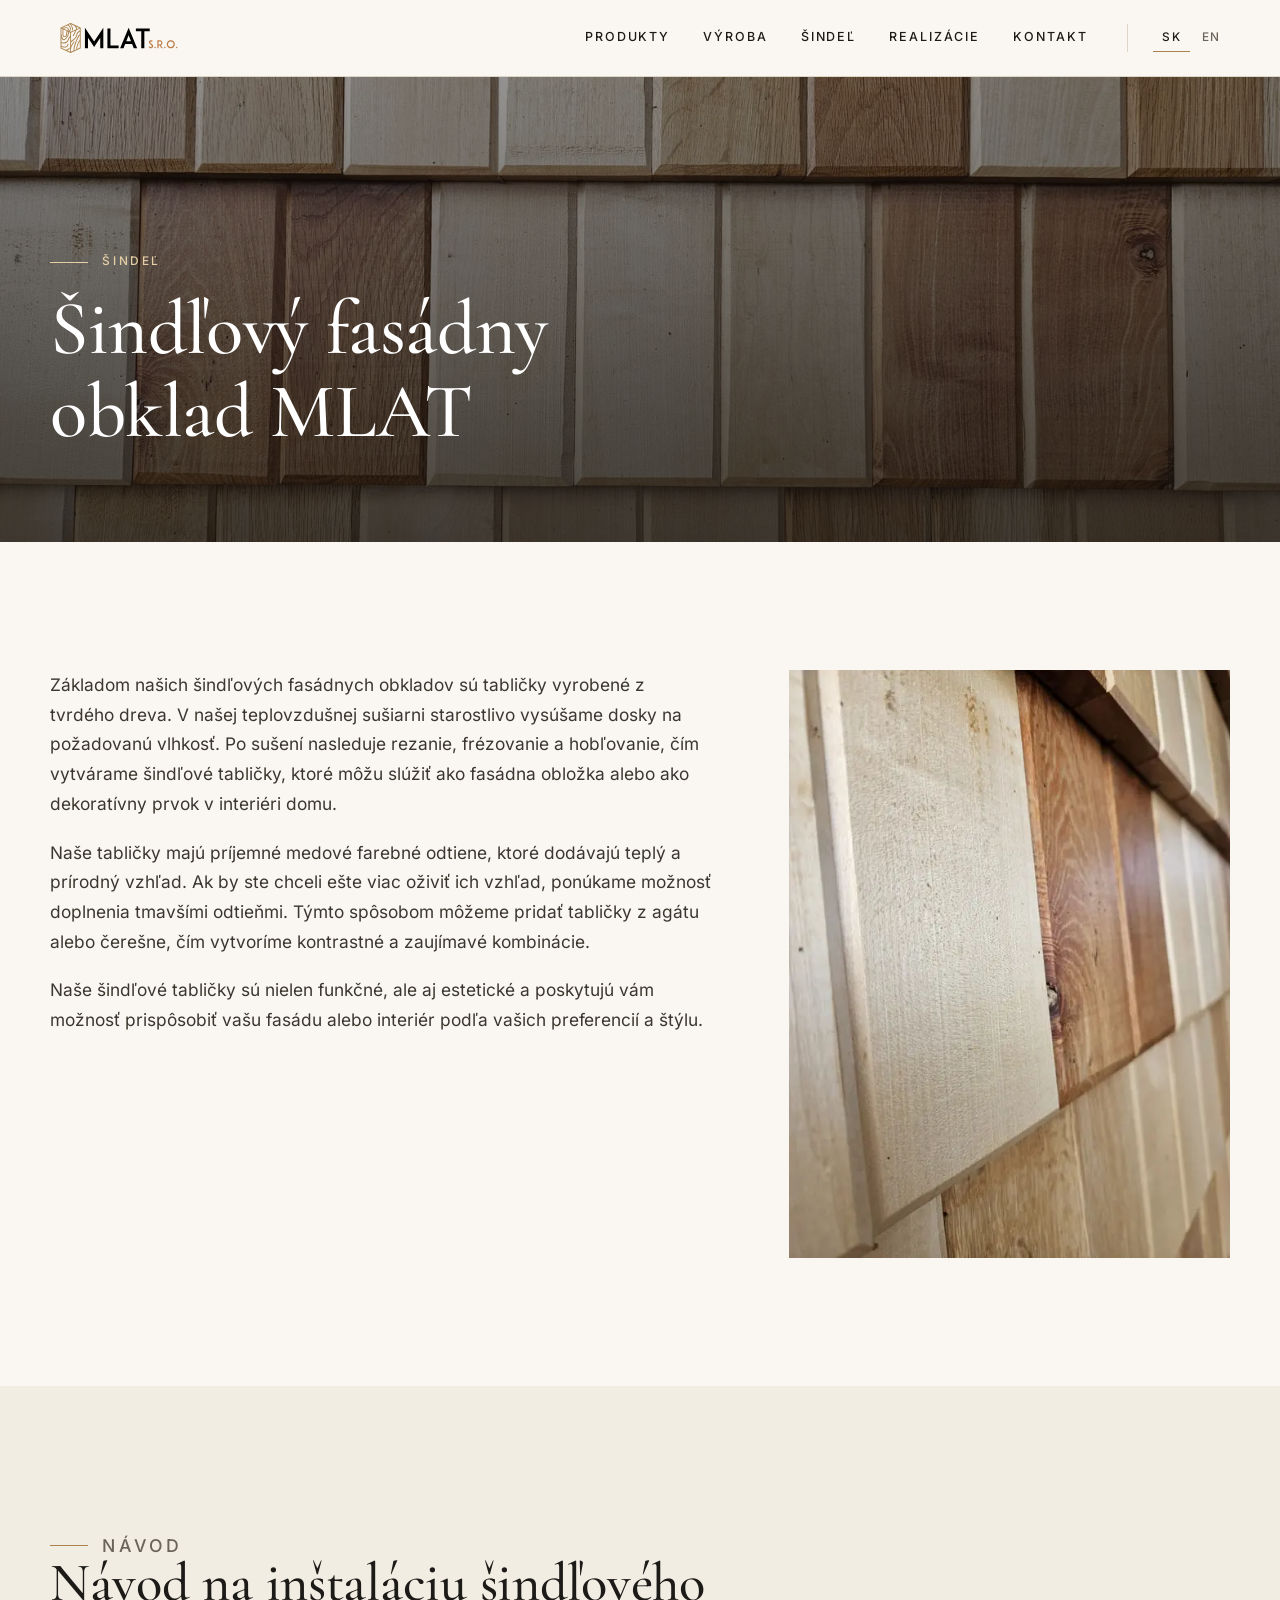
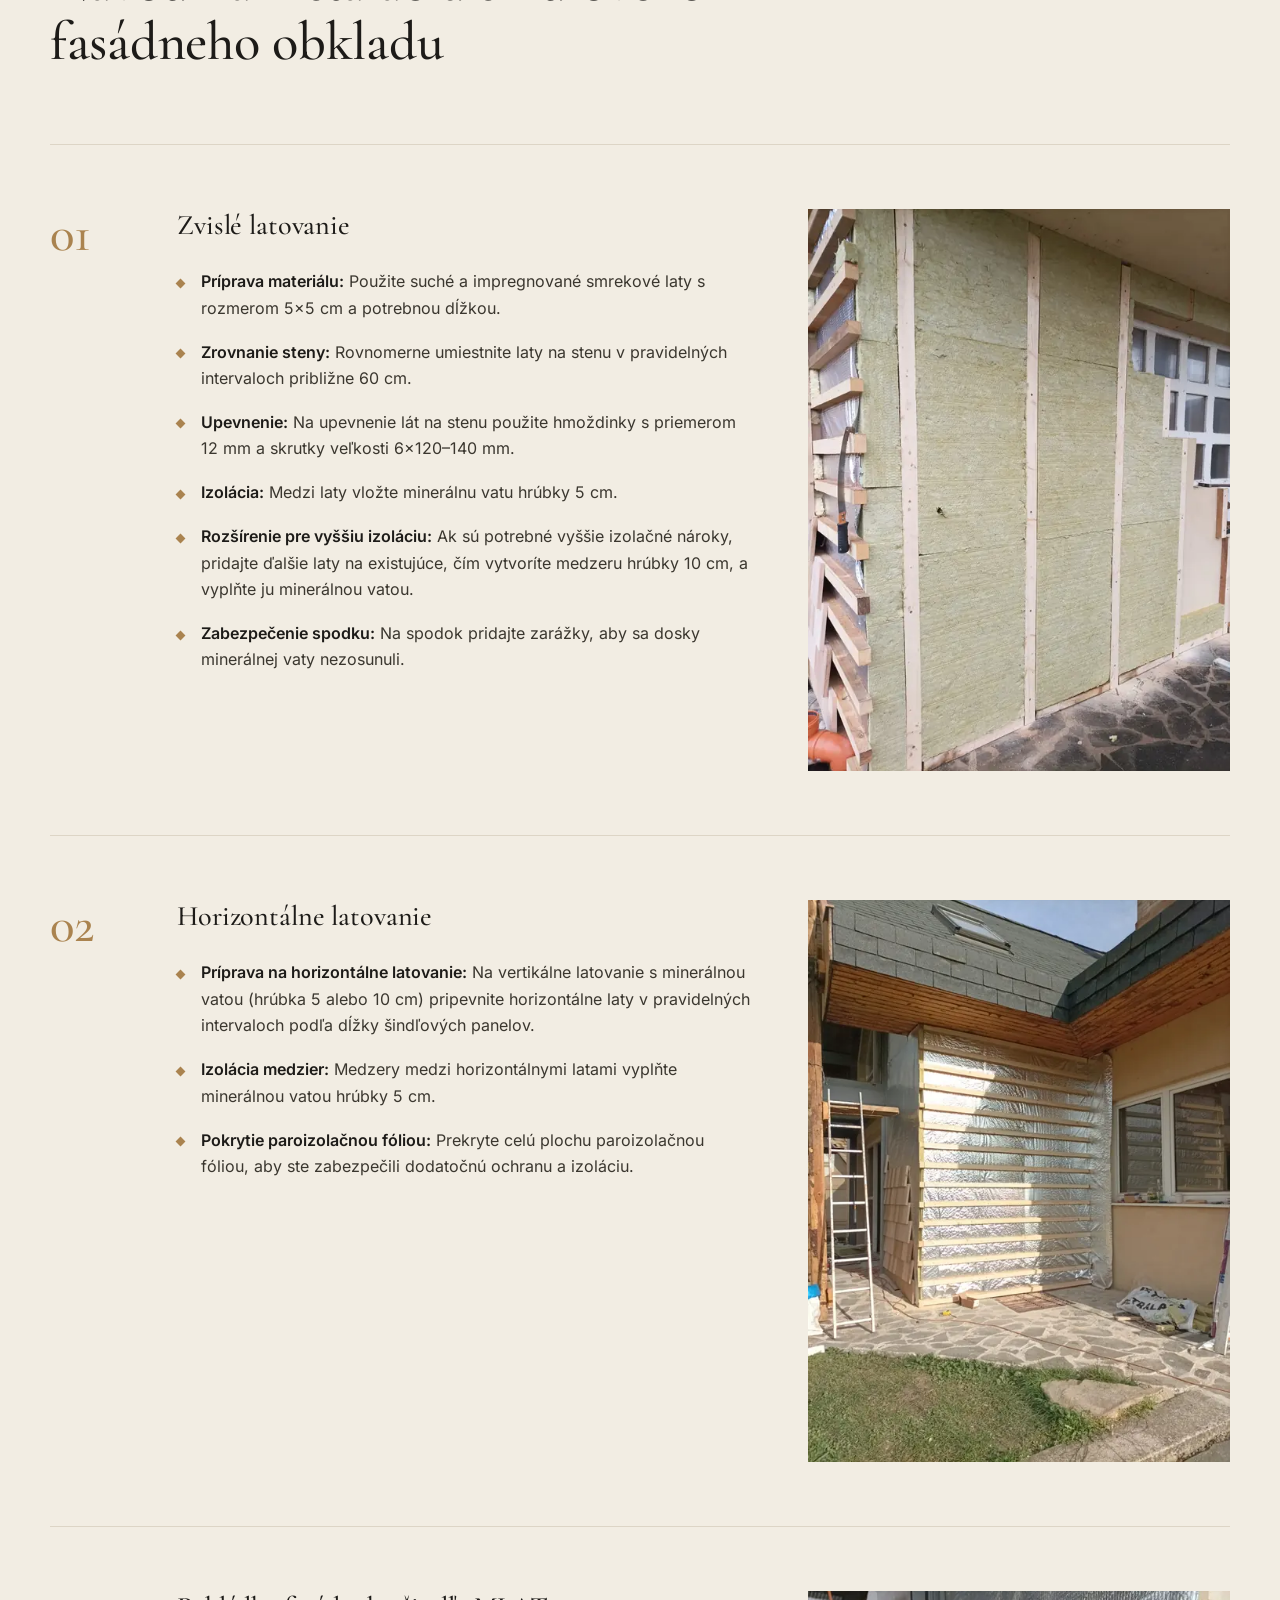
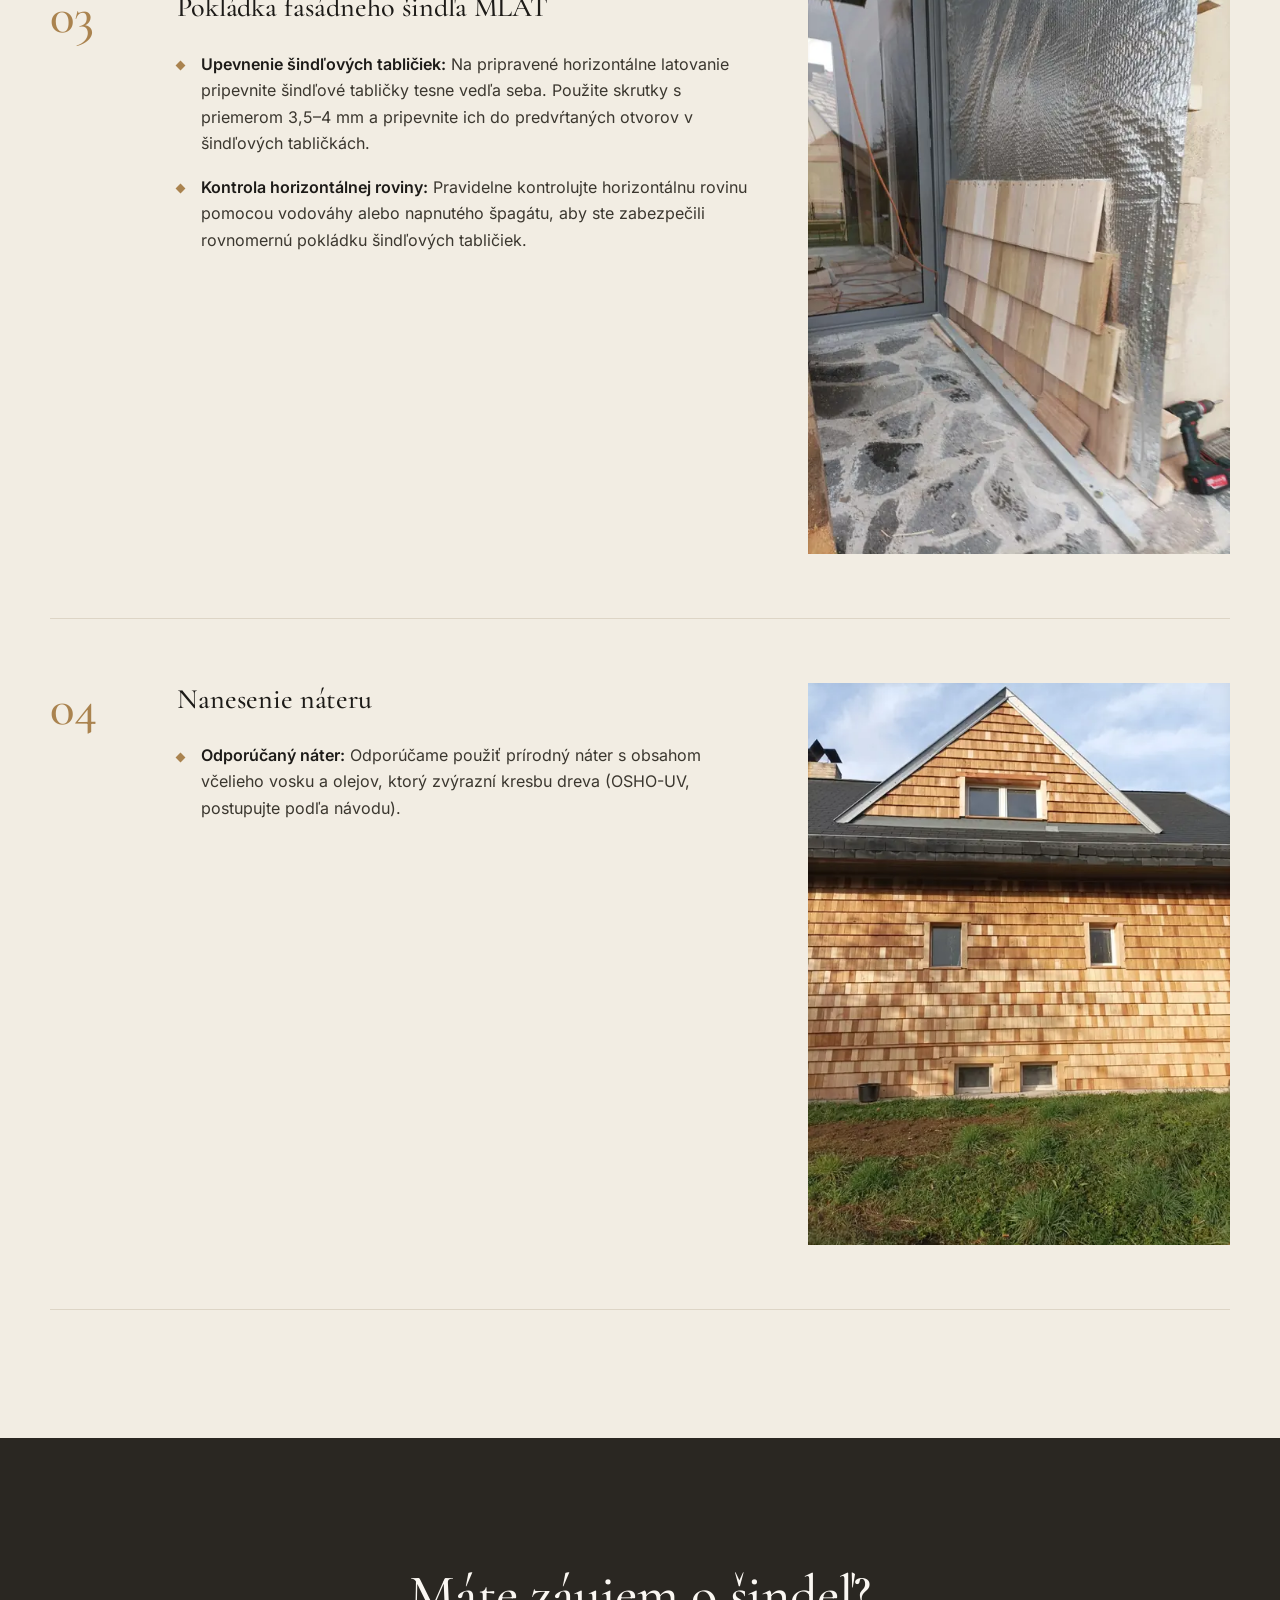
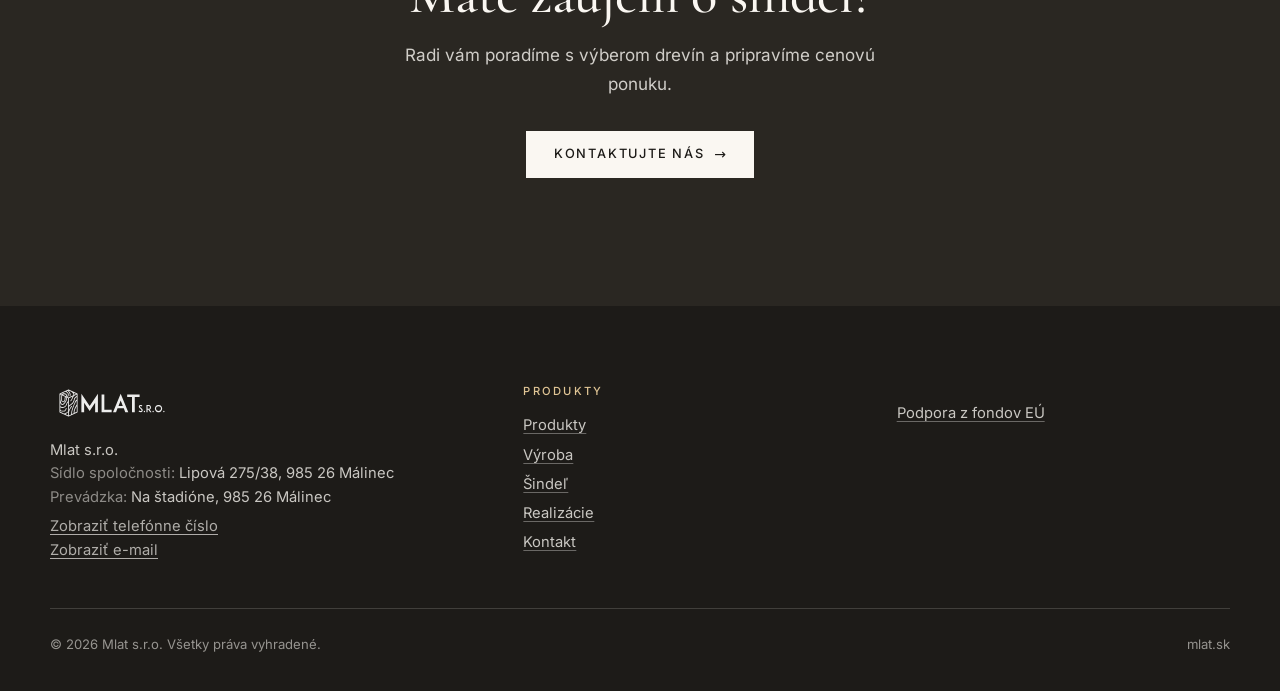
<file: sindel/index.html>
<!doctype html>
<html lang="sk" data-close="Zavrieť" data-prev="Predchádzajúca fotografia" data-next="Nasledujúca fotografia">
<head>
<meta charset="utf-8">
<meta name="viewport" content="width=device-width, initial-scale=1">
<title>Šindľový fasádny obklad MLAT – návod na montáž | Mlat s.r.o.</title>
<meta name="description" content="Šindľové tabličky z tvrdého dreva na fasády a do interiéru. Návod na inštaláciu krok za krokom: latovanie, izolácia, pokládka a náter.">
<link rel="canonical" href="https://mlat.sk/sindel/">
<link rel="alternate" hreflang="sk" href="https://mlat.sk/sindel/">
<link rel="alternate" hreflang="en" href="https://mlat.sk/en/shingles/">
<link rel="alternate" hreflang="x-default" href="https://mlat.sk/sindel/">
<meta name="theme-color" content="#faf7f2">
<meta property="og:type" content="website">
<meta property="og:site_name" content="Mlat s.r.o.">
<meta property="og:title" content="Šindľový fasádny obklad MLAT – návod na montáž | Mlat s.r.o.">
<meta property="og:description" content="Šindľové tabličky z tvrdého dreva na fasády a do interiéru. Návod na inštaláciu krok za krokom: latovanie, izolácia, pokládka a náter.">
<meta property="og:url" content="https://mlat.sk/sindel/">
<meta property="og:image" content="https://mlat.sk/img/og.jpg">
<meta property="og:locale" content="sk_SK">
<meta property="og:locale:alternate" content="en_GB">
<meta name="twitter:card" content="summary_large_image">
<link rel="icon" href="../favicon.ico" sizes="32x32">
<link rel="icon" href="../img/logo-mark.svg" type="image/svg+xml">
<link rel="apple-touch-icon" href="../apple-touch-icon.png">
<link rel="preload" href="../fonts/inter-latin-400-normal.woff2" as="font" type="font/woff2" crossorigin>
<link rel="preload" href="../fonts/cormorant-garamond-latin-500-normal.woff2" as="font" type="font/woff2" crossorigin>
<link rel="stylesheet" href="../assets/style.css?v=df25122f">
<script defer src="../assets/main.js?v=41621759"></script>
<script type="application/ld+json">{"@context":"https://schema.org","@type":"LocalBusiness","name":"Mlat s.r.o.","url":"https://mlat.sk/","image":"https://mlat.sk/img/og.jpg","logo":"https://mlat.sk/icon-512.png","description":"Spracovanie tvrdého dreva v Málinci: sušené stolárske rezivo, konštrukčné hranoly, šindľový fasádny obklad, kartáčované kocky a palivové brikety z vlastnej výroby.","hasMap":"https://www.google.com/maps/search/?api=1&query=48.5017407,19.6759146","areaServed":["SK","CZ","AT","HU","PL"],"knowsAbout":["dubové rezivo","bukové rezivo","jaseňové rezivo","orechové rezivo","suché hranoly","šindeľ","palivové brikety"],"address":{"@type":"PostalAddress","streetAddress":"Na štadióne","postalCode":"985 26","addressLocality":"Málinec","addressCountry":"SK"},"geo":{"@type":"GeoCoordinates","latitude":48.5017407,"longitude":19.6759146},"knowsLanguage":["sk","en"]}</script>
<script type="application/ld+json">{"@context":"https://schema.org","@type":"BreadcrumbList","itemListElement":[{"@type":"ListItem","position":1,"name":"Domov","item":"https://mlat.sk/"},{"@type":"ListItem","position":2,"name":"Šindľový fasádny obklad MLAT – návod na montáž | Mlat s.r.o.","item":"https://mlat.sk/sindel/"}]}</script>
</head>
<body>
<a class="skip" href="#main">Preskočiť na obsah</a>
<header class="site-header">
  <div class="wrap">
    <a class="brand" href="../index.html" aria-label="Mlat s.r.o."><img src="../img/logo.svg" width="140" height="38" alt="Mlat s.r.o."></a>
    <input type="checkbox" id="nav-toggle" class="nav-toggle" aria-label="Menu">
    <label for="nav-toggle" class="nav-burger" aria-hidden="true"><span></span></label>
    <nav class="nav" aria-label="Hlavná navigácia">
      <a href="../index.html#produkty">Produkty</a>
      <a href="../index.html#vyroba">Výroba</a>
      <a href="../sindel/index.html">Šindeľ</a>
      <a href="../index.html#realizacie">Realizácie</a>
      <a href="../index.html#kontakt">Kontakt</a>
      <div class="lang" role="group" aria-label="Jazyk stránky"><a href="../sindel/index.html" hreflang="sk" lang="sk" aria-current="true">SK</a><a href="../en/shingles/index.html" hreflang="en" lang="en">EN</a></div>
    </nav>
  </div>
</header>
<main id="main">
<section class="page-hero">
  <img src="../img/sindel-a.webp" srcset="../img/sindel-a-sm.webp 720w, ../img/sindel-a.webp 1600w" sizes="100vw" width="1600" height="1200" alt="Šindľová fasáda z tabličiek v medových a tmavších odtieňoch" fetchpriority="high" decoding="async">
  <div class="wrap"><p class="eyebrow">Šindeľ</p><h1>Šindľový fasádny obklad MLAT</h1></div>
</section>
<section class="section">
  <div class="wrap split">
    <div class="prose reveal"><p>Základom našich šindľových fasádnych obkladov sú tabličky vyrobené z tvrdého dreva. V našej teplovzdušnej sušiarni starostlivo vysúšame dosky na požadovanú vlhkosť. Po sušení nasleduje rezanie, frézovanie a hobľovanie, čím vytvárame šindľové tabličky, ktoré môžu slúžiť ako fasádna obložka alebo ako dekoratívny prvok v interiéri domu.</p><p>Naše tabličky majú príjemné medové farebné odtiene, ktoré dodávajú teplý a prírodný vzhľad. Ak by ste chceli ešte viac oživiť ich vzhľad, ponúkame možnosť doplnenia tmavšími odtieňmi. Týmto spôsobom môžeme pridať tabličky z agátu alebo čerešne, čím vytvoríme kontrastné a zaujímavé kombinácie.</p><p>Naše šindľové tabličky sú nielen funkčné, ale aj estetické a poskytujú vám možnosť prispôsobiť vašu fasádu alebo interiér podľa vašich preferencií a štýlu.</p></div>
    <div class="reveal"><img src="../img/sindel-c.webp" srcset="../img/sindel-c-sm.webp 540w, ../img/sindel-c.webp 1050w" sizes="(min-width: 760px) 34vw, 100vw" width="1050" height="1400" alt="Detail rohu šindľového obkladu" loading="lazy" decoding="async"></div>
  </div>
</section>
<section class="section section--alt">
  <div class="wrap">
    <div class="section-head reveal"><p class="eyebrow">Návod</p><h2>Návod na inštaláciu šindľového fasádneho obkladu</h2></div>
    <article class="guide-step reveal">
      <div class="step__num" aria-label="Krok 1">01</div>
      <div>
        <h3>Zvislé latovanie</h3>
        <ul class="bullets"><li><strong>Príprava materiálu:</strong> Použite suché a impregnované smrekové laty s rozmerom 5×5 cm a potrebnou dĺžkou.</li><li><strong>Zrovnanie steny:</strong> Rovnomerne umiestnite laty na stenu v pravidelných intervaloch približne 60 cm.</li><li><strong>Upevnenie:</strong> Na upevnenie lát na stenu použite hmoždinky s priemerom 12 mm a skrutky veľkosti 6×120–140 mm.</li><li><strong>Izolácia:</strong> Medzi laty vložte minerálnu vatu hrúbky 5 cm.</li><li><strong>Rozšírenie pre vyššiu izoláciu:</strong> Ak sú potrebné vyššie izolačné nároky, pridajte ďalšie laty na existujúce, čím vytvoríte medzeru hrúbky 10 cm, a vyplňte ju minerálnou vatou.</li><li><strong>Zabezpečenie spodku:</strong> Na spodok pridajte zarážky, aby sa dosky minerálnej vaty nezosunuli.</li></ul>
      </div>
      <img src="../img/krok1.webp" srcset="../img/krok1-sm.webp 539w, ../img/krok1.webp 1047w" sizes="(min-width: 1000px) 340px, 420px" width="1047" height="1400" alt="Zvislé latovanie s minerálnou vatou medzi latami" loading="lazy" decoding="async">
    </article>
    <article class="guide-step reveal">
      <div class="step__num" aria-label="Krok 2">02</div>
      <div>
        <h3>Horizontálne latovanie</h3>
        <ul class="bullets"><li><strong>Príprava na horizontálne latovanie:</strong> Na vertikálne latovanie s minerálnou vatou (hrúbka 5 alebo 10 cm) pripevnite horizontálne laty v pravidelných intervaloch podľa dĺžky šindľových panelov.</li><li><strong>Izolácia medzier:</strong> Medzery medzi horizontálnymi latami vyplňte minerálnou vatou hrúbky 5 cm.</li><li><strong>Pokrytie paroizolačnou fóliou:</strong> Prekryte celú plochu paroizolačnou fóliou, aby ste zabezpečili dodatočnú ochranu a izoláciu.</li></ul>
      </div>
      <img src="../img/krok2.webp" srcset="../img/krok2-sm.webp 538w, ../img/krok2.webp 1047w" sizes="(min-width: 1000px) 340px, 420px" width="1047" height="1400" alt="Horizontálne latovanie pokryté fóliou" loading="lazy" decoding="async">
    </article>
    <article class="guide-step reveal">
      <div class="step__num" aria-label="Krok 3">03</div>
      <div>
        <h3>Pokládka fasádneho šindľa MLAT</h3>
        <ul class="bullets"><li><strong>Upevnenie šindľových tabličiek:</strong> Na pripravené horizontálne latovanie pripevnite šindľové tabličky tesne vedľa seba. Použite skrutky s priemerom 3,5–4 mm a pripevnite ich do predvŕtaných otvorov v šindľových tabličkách.</li><li><strong>Kontrola horizontálnej roviny:</strong> Pravidelne kontrolujte horizontálnu rovinu pomocou vodováhy alebo napnutého špagátu, aby ste zabezpečili rovnomernú pokládku šindľových tabličiek.</li></ul>
      </div>
      <img src="../img/krok3.webp" srcset="../img/krok3-sm.webp 538w, ../img/krok3.webp 1047w" sizes="(min-width: 1000px) 340px, 420px" width="1047" height="1400" alt="Začiatok pokládky šindľových tabličiek na fóliu" loading="lazy" decoding="async">
    </article>
    <article class="guide-step reveal">
      <div class="step__num" aria-label="Krok 4">04</div>
      <div>
        <h3>Nanesenie náteru</h3>
        <ul class="bullets"><li><strong>Odporúčaný náter:</strong> Odporúčame použiť prírodný náter s obsahom včelieho vosku a olejov, ktorý zvýrazní kresbu dreva (OSHO-UV, postupujte podľa návodu).</li></ul>
      </div>
      <img src="../img/krok4.webp" srcset="../img/krok4-sm.webp 538w, ../img/krok4.webp 1047w" sizes="(min-width: 1000px) 340px, 420px" width="1047" height="1400" alt="Hotová fasáda so šindľom ošetreným náterom" loading="lazy" decoding="async">
    </article>
  </div>
</section>
<section class="section section--dark cta-band">
  <div class="wrap reveal">
    <h2>Máte záujem o šindeľ?</h2>
    <p>Radi vám poradíme s výberom drevín a pripravíme cenovú ponuku.</p>
    <a class="btn btn--light arrow" href="../index.html#kontakt">Kontaktujte nás</a>
  </div>
</section>
</main>
<footer class="site-footer">
  <div class="wrap">
    <div class="footer-grid">
      <div>
        <img class="footer-logo" src="../img/logo.svg" width="140" height="38" alt="">
        <p>Mlat s.r.o.<br><span class="muted-label">Sídlo spoločnosti:</span> Lipová 275/38, 985 26 Málinec<br><span class="muted-label">Prevádzka:</span> Na štadióne, 985 26 Málinec</p>
        <p class="footer-contact"><button type="button" class="reveal-btn reveal-btn--link" data-reveal="tel" data-v="NjA3IDcwMyAyMDkgMTI0K3w2MDc3MDMyMDkxMjQr">Zobraziť telefónne číslo</button><br><button type="button" class="reveal-btn reveal-btn--link" data-reveal="mail" data-v="bW9jLmxpYW1nQGxldmFwLmFyYXRhZg==">Zobraziť e-mail</button><noscript><br>Pre zobrazenie kontaktu zapnite JavaScript.</noscript></p>
      </div>
      <div><h4>Produkty</h4><ul><li><a href="../index.html#produkty">Produkty</a></li><li><a href="../index.html#vyroba">Výroba</a></li><li><a href="../sindel/index.html">Šindeľ</a></li><li><a href="../index.html#realizacie">Realizácie</a></li><li><a href="../index.html#kontakt">Kontakt</a></li></ul></div>
      <div><p style="margin-top:1rem"><a href="../projekt/index.html">Podpora z fondov EÚ</a></p></div>
    </div>
    <div class="footer-bottom"><span>© 2026 Mlat s.r.o. Všetky práva vyhradené.</span><span>mlat.sk</span></div>
  </div>
</footer>
</body>
</html>
</file>
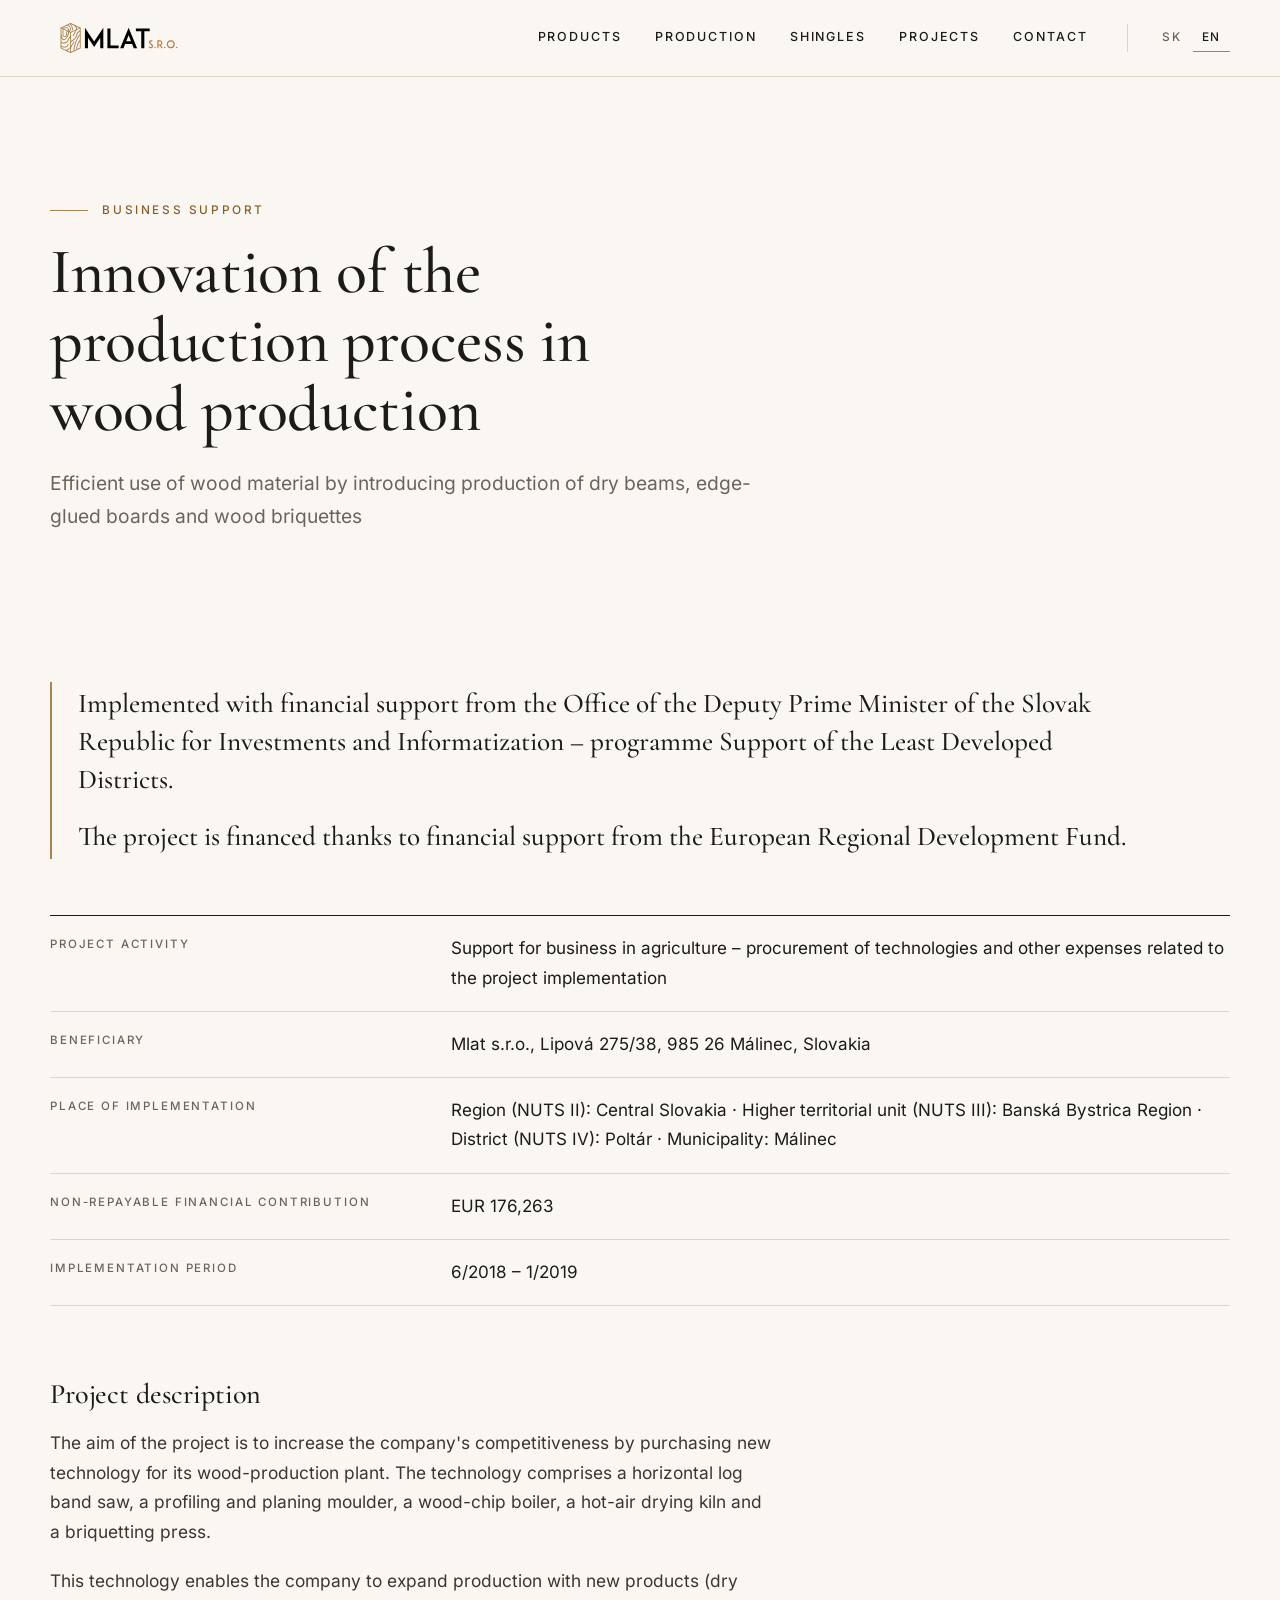
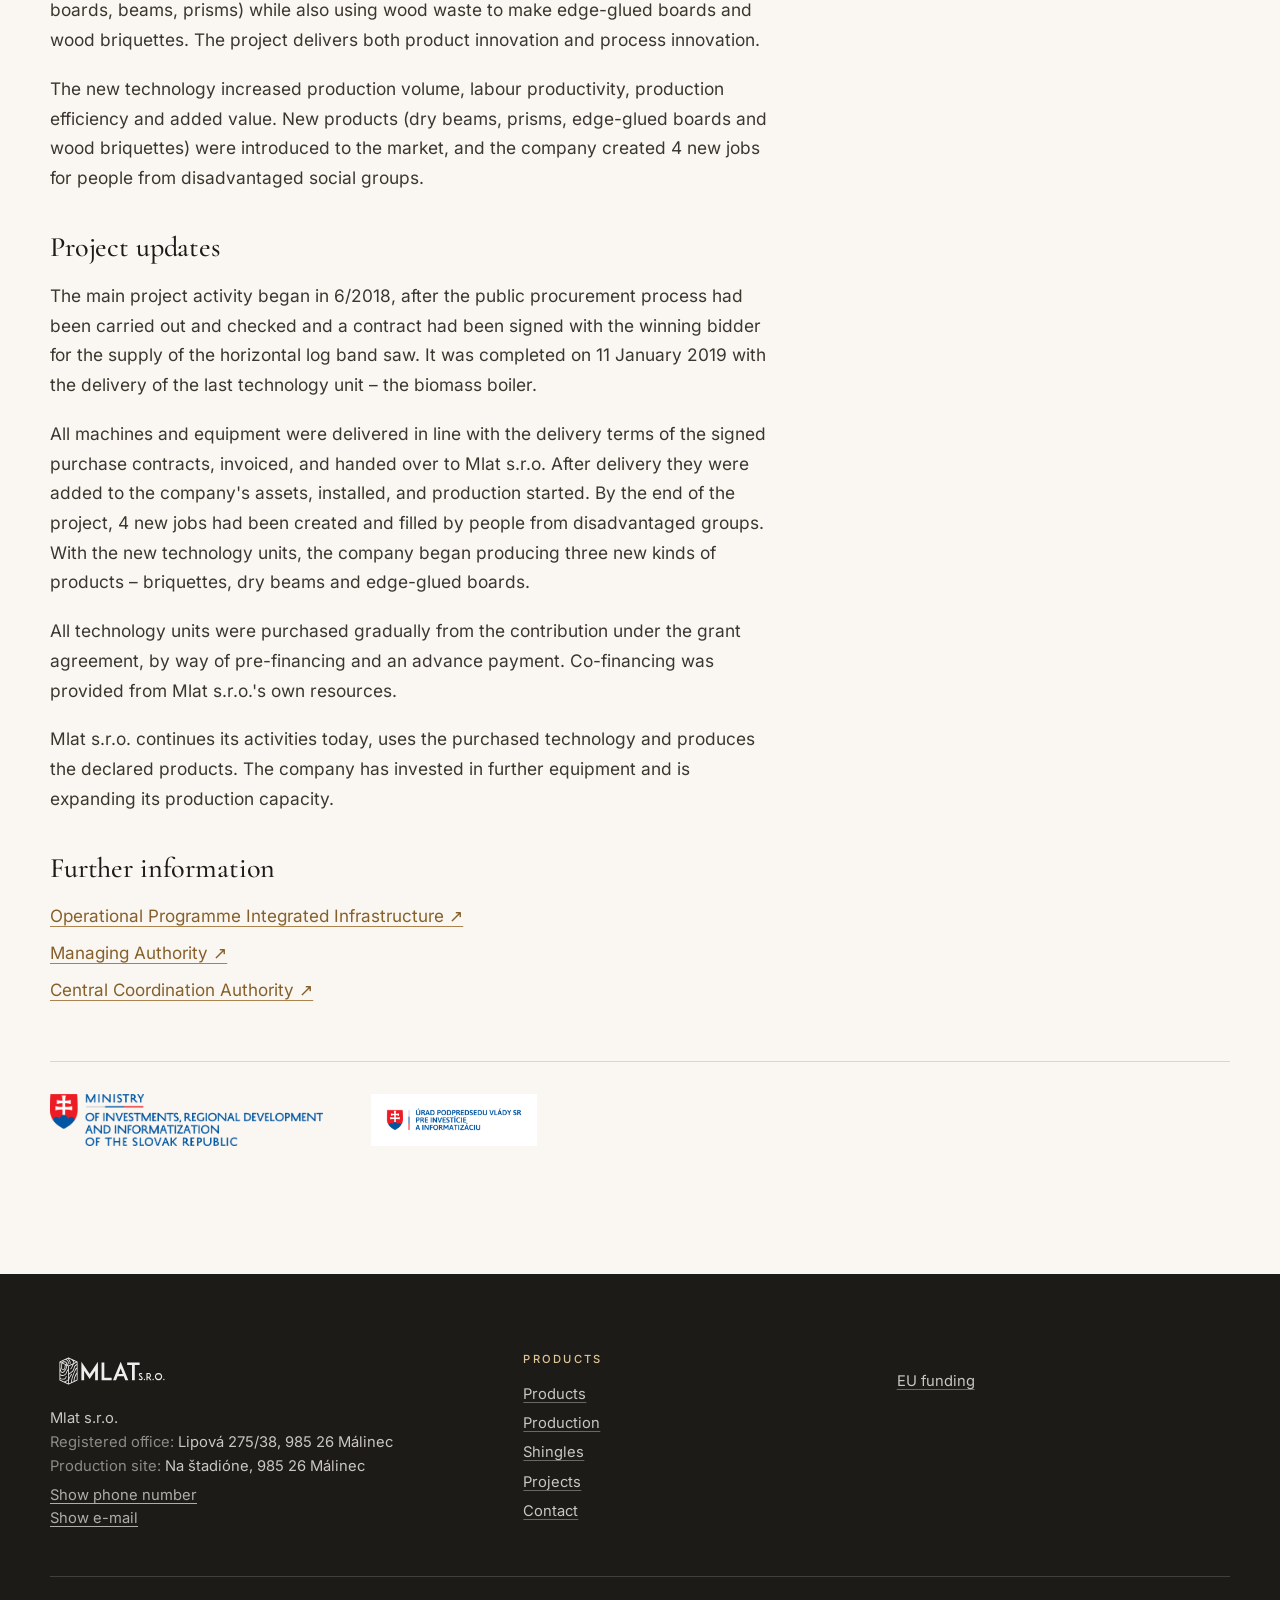
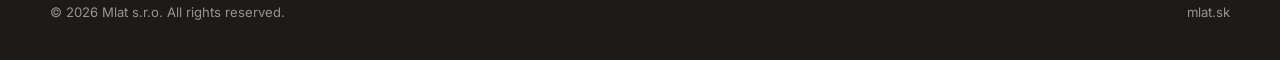
<file: en/project/index.html>
<!doctype html>
<html lang="en" data-close="Close" data-prev="Previous photo" data-next="Next photo">
<head>
<meta charset="utf-8">
<meta name="viewport" content="width=device-width, initial-scale=1">
<title>EU funding – Innovation of the production process | Mlat s.r.o.</title>
<meta name="description" content="EU project: innovation of the wood production process – efficient use of wood by producing dry beams, edge-glued boards and briquettes.">
<link rel="canonical" href="https://mlat.sk/en/project/">
<link rel="alternate" hreflang="sk" href="https://mlat.sk/projekt/">
<link rel="alternate" hreflang="en" href="https://mlat.sk/en/project/">
<link rel="alternate" hreflang="x-default" href="https://mlat.sk/projekt/">
<meta name="theme-color" content="#faf7f2">
<meta property="og:type" content="website">
<meta property="og:site_name" content="Mlat s.r.o.">
<meta property="og:title" content="EU funding – Innovation of the production process | Mlat s.r.o.">
<meta property="og:description" content="EU project: innovation of the wood production process – efficient use of wood by producing dry beams, edge-glued boards and briquettes.">
<meta property="og:url" content="https://mlat.sk/en/project/">
<meta property="og:image" content="https://mlat.sk/img/og.jpg">
<meta property="og:locale" content="en_GB">
<meta property="og:locale:alternate" content="sk_SK">
<meta name="twitter:card" content="summary_large_image">
<link rel="icon" href="../../favicon.ico" sizes="32x32">
<link rel="icon" href="../../img/logo-mark.svg" type="image/svg+xml">
<link rel="apple-touch-icon" href="../../apple-touch-icon.png">
<link rel="preload" href="../../fonts/inter-latin-400-normal.woff2" as="font" type="font/woff2" crossorigin>
<link rel="preload" href="../../fonts/cormorant-garamond-latin-500-normal.woff2" as="font" type="font/woff2" crossorigin>
<link rel="stylesheet" href="../../assets/style.css?v=df25122f">
<script defer src="../../assets/main.js?v=41621759"></script>
<script type="application/ld+json">{"@context":"https://schema.org","@type":"LocalBusiness","name":"Mlat s.r.o.","url":"https://mlat.sk/en/","image":"https://mlat.sk/img/og.jpg","logo":"https://mlat.sk/icon-512.png","description":"Hardwood timber processing in Málinec, Slovakia: kiln-dried joinery timber, beams, wooden shingles, brushed blocks and wood briquettes.","hasMap":"https://www.google.com/maps/search/?api=1&query=48.5017407,19.6759146","areaServed":["SK","CZ","AT","HU","PL"],"knowsAbout":["oak timber","beech timber","ash timber","walnut timber","dried beams","wooden shingles","wood briquettes"],"address":{"@type":"PostalAddress","streetAddress":"Na štadióne","postalCode":"985 26","addressLocality":"Málinec","addressCountry":"SK"},"geo":{"@type":"GeoCoordinates","latitude":48.5017407,"longitude":19.6759146},"knowsLanguage":["sk","en"]}</script>
<script type="application/ld+json">{"@context":"https://schema.org","@type":"BreadcrumbList","itemListElement":[{"@type":"ListItem","position":1,"name":"Home","item":"https://mlat.sk/en/"},{"@type":"ListItem","position":2,"name":"EU funding – Innovation of the production process | Mlat s.r.o.","item":"https://mlat.sk/en/project/"}]}</script>
</head>
<body>
<a class="skip" href="#main">Skip to content</a>
<header class="site-header">
  <div class="wrap">
    <a class="brand" href="../../en/index.html" aria-label="Mlat s.r.o."><img src="../../img/logo.svg" width="140" height="38" alt="Mlat s.r.o."></a>
    <input type="checkbox" id="nav-toggle" class="nav-toggle" aria-label="Menu">
    <label for="nav-toggle" class="nav-burger" aria-hidden="true"><span></span></label>
    <nav class="nav" aria-label="Main navigation">
      <a href="../../en/index.html#products">Products</a>
      <a href="../../en/index.html#production">Production</a>
      <a href="../../en/shingles/index.html">Shingles</a>
      <a href="../../en/index.html#projects">Projects</a>
      <a href="../../en/index.html#contact">Contact</a>
      <div class="lang" role="group" aria-label="Site language"><a href="../../projekt/index.html" hreflang="sk" lang="sk">SK</a><a href="../../en/project/index.html" hreflang="en" lang="en" aria-current="true">EN</a></div>
    </nav>
  </div>
</header>
<main id="main">
<section class="plain-head">
  <div class="wrap">
    <p class="eyebrow">Business support</p>
    <h1>Innovation of the production process in wood production</h1>
    <p class="lead">Efficient use of wood material by introducing production of dry beams, edge-glued boards and wood briquettes</p>
  </div>
</section>
<section class="section">
  <div class="wrap">
    <div class="statement"><p>Implemented with financial support from the Office of the Deputy Prime Minister of the Slovak Republic for Investments and Informatization – programme Support of the Least Developed Districts.</p><p>The project is financed thanks to financial support from the European Regional Development Fund.</p></div>
    <table class="facts-table"><tbody><tr><th scope="row">Project activity</th><td>Support for business in agriculture – procurement of technologies and other expenses related to the project implementation</td></tr><tr><th scope="row">Beneficiary</th><td>Mlat s.r.o., Lipová 275/38, 985 26 Málinec, Slovakia</td></tr><tr><th scope="row">Place of implementation</th><td>Region (NUTS II): Central Slovakia · Higher territorial unit (NUTS III): Banská Bystrica Region · District (NUTS IV): Poltár · Municipality: Málinec</td></tr><tr><th scope="row">Non-repayable financial contribution</th><td>EUR 176,263</td></tr><tr><th scope="row">Implementation period</th><td>6/2018 – 1/2019</td></tr></tbody></table>
    <div class="prose">
      <h3 style="margin:2.4rem 0 1rem">Project description</h3><p>The aim of the project is to increase the company's competitiveness by purchasing new technology for its wood-production plant. The technology comprises a horizontal log band saw, a profiling and planing moulder, a wood-chip boiler, a hot-air drying kiln and a briquetting press.</p><p>This technology enables the company to expand production with new products (dry boards, beams, prisms) while also using wood waste to make edge-glued boards and wood briquettes. The project delivers both product innovation and process innovation.</p><p>The new technology increased production volume, labour productivity, production efficiency and added value. New products (dry beams, prisms, edge-glued boards and wood briquettes) were introduced to the market, and the company created 4 new jobs for people from disadvantaged social groups.</p><h3 style="margin:2.4rem 0 1rem">Project updates</h3><p>The main project activity began in 6/2018, after the public procurement process had been carried out and checked and a contract had been signed with the winning bidder for the supply of the horizontal log band saw. It was completed on 11 January 2019 with the delivery of the last technology unit – the biomass boiler.</p><p>All machines and equipment were delivered in line with the delivery terms of the signed purchase contracts, invoiced, and handed over to Mlat s.r.o. After delivery they were added to the company's assets, installed, and production started. By the end of the project, 4 new jobs had been created and filled by people from disadvantaged groups. With the new technology units, the company began producing three new kinds of products – briquettes, dry beams and edge-glued boards.</p><p>All technology units were purchased gradually from the contribution under the grant agreement, by way of pre-financing and an advance payment. Co-financing was provided from Mlat s.r.o.'s own resources.</p><p>Mlat s.r.o. continues its activities today, uses the purchased technology and produces the declared products. The company has invested in further equipment and is expanding its production capacity.</p>
      <h3 style="margin:2.4rem 0 .6rem">Further information</h3>
      <div class="linklist"><a href="https://www.opii.gov.sk" target="_blank" rel="noopener">Operational Programme Integrated Infrastructure ↗</a><a href="https://www.mindop.sk" target="_blank" rel="noopener">Managing Authority ↗</a><a href="https://www.eurofondy.sk" target="_blank" rel="noopener">Central Coordination Authority ↗</a></div>
    </div>
    <div class="logos"><img src="../../img/eu-miiri-en.png" width="2646" height="504" alt="Ministry of Investments, Regional Development and Informatization of the Slovak Republic" loading="lazy"><img src="../../img/eu-uppvii-sk.jpg" width="2194" height="688" alt="Office of the Deputy Prime Minister of the Slovak Republic for Investments and Informatization" loading="lazy"></div>
  </div>
</section>
</main>
<footer class="site-footer">
  <div class="wrap">
    <div class="footer-grid">
      <div>
        <img class="footer-logo" src="../../img/logo.svg" width="140" height="38" alt="">
        <p>Mlat s.r.o.<br><span class="muted-label">Registered office:</span> Lipová 275/38, 985 26 Málinec<br><span class="muted-label">Production site:</span> Na štadióne, 985 26 Málinec</p>
        <p class="footer-contact"><button type="button" class="reveal-btn reveal-btn--link" data-reveal="tel" data-v="NjA3IDcwMyAyMDkgMTI0K3w2MDc3MDMyMDkxMjQr">Show phone number</button><br><button type="button" class="reveal-btn reveal-btn--link" data-reveal="mail" data-v="bW9jLmxpYW1nQGxldmFwLmFyYXRhZg==">Show e-mail</button><noscript><br>Please enable JavaScript to show the contact details.</noscript></p>
      </div>
      <div><h4>Products</h4><ul><li><a href="../../en/index.html#products">Products</a></li><li><a href="../../en/index.html#production">Production</a></li><li><a href="../../en/shingles/index.html">Shingles</a></li><li><a href="../../en/index.html#projects">Projects</a></li><li><a href="../../en/index.html#contact">Contact</a></li></ul></div>
      <div><p style="margin-top:1rem"><a href="../../en/project/index.html">EU funding</a></p></div>
    </div>
    <div class="footer-bottom"><span>© 2026 Mlat s.r.o. All rights reserved.</span><span>mlat.sk</span></div>
  </div>
</footer>
</body>
</html>
</file>
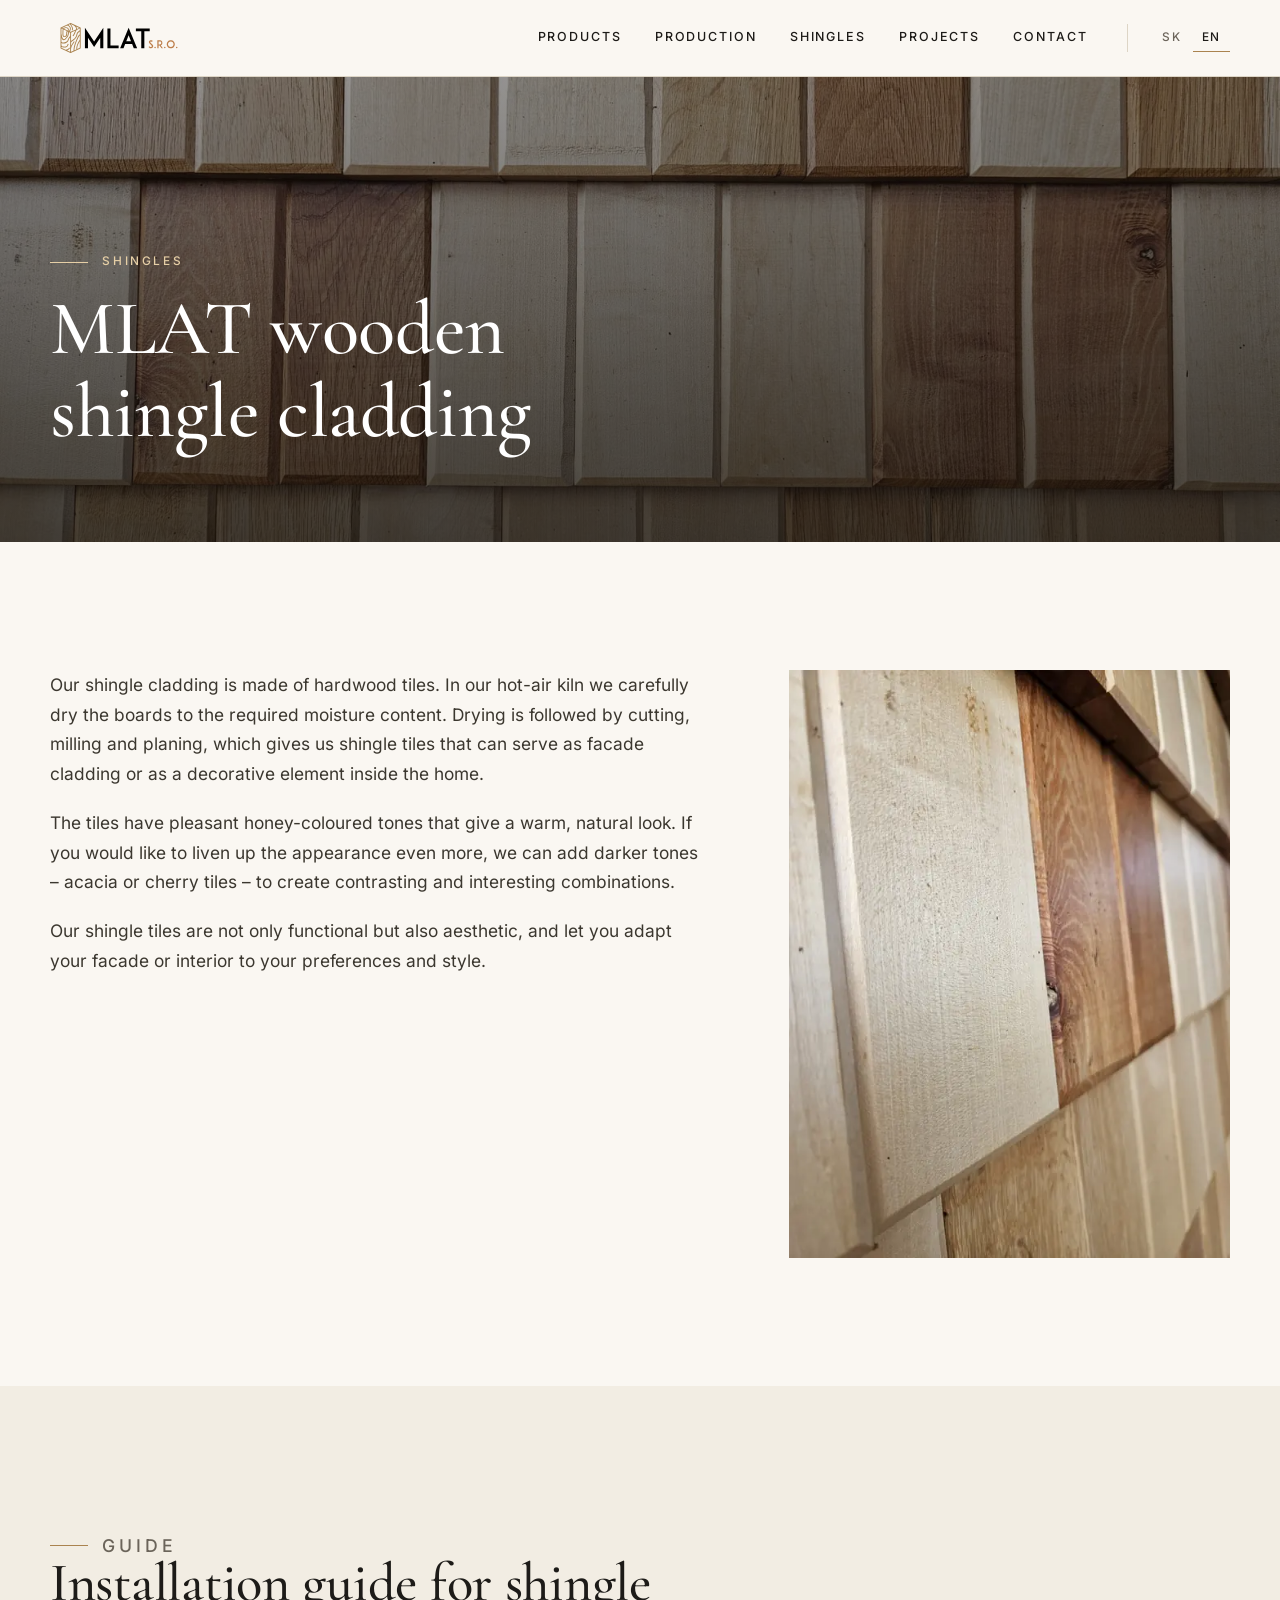
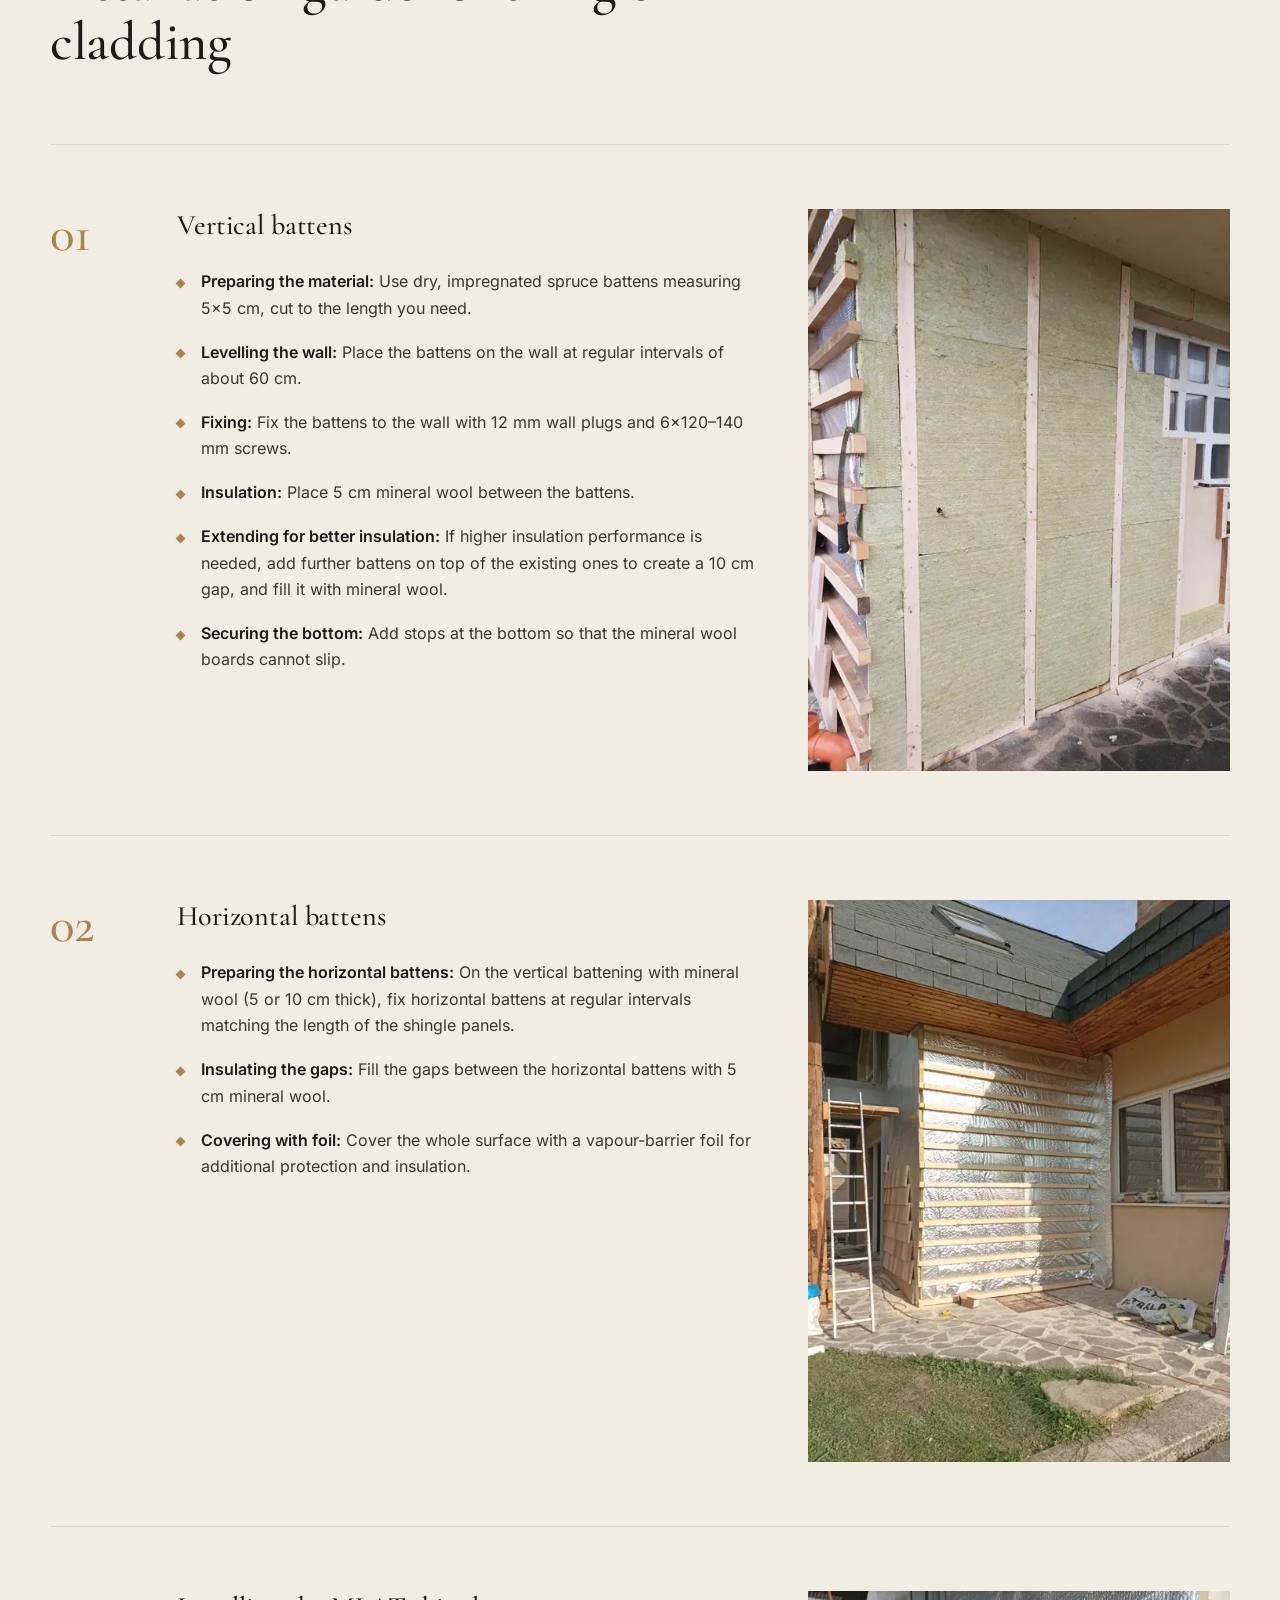
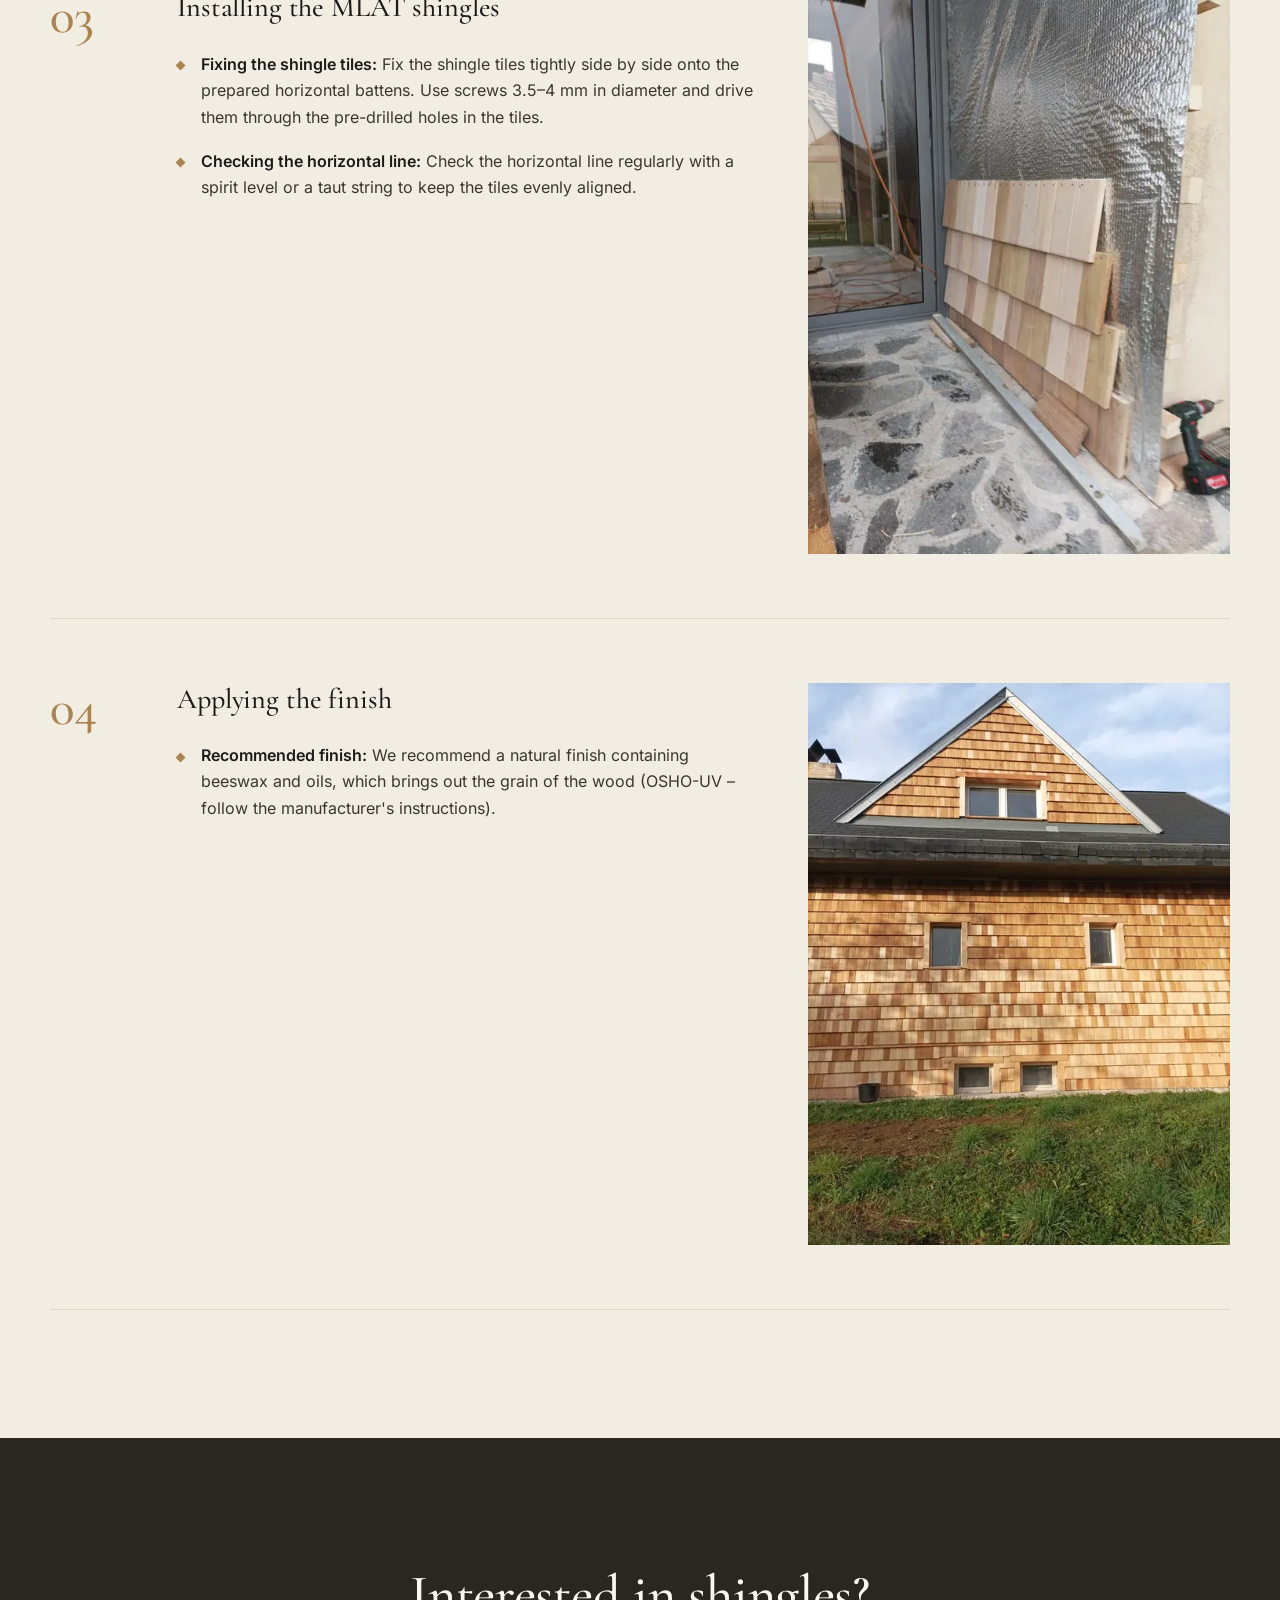
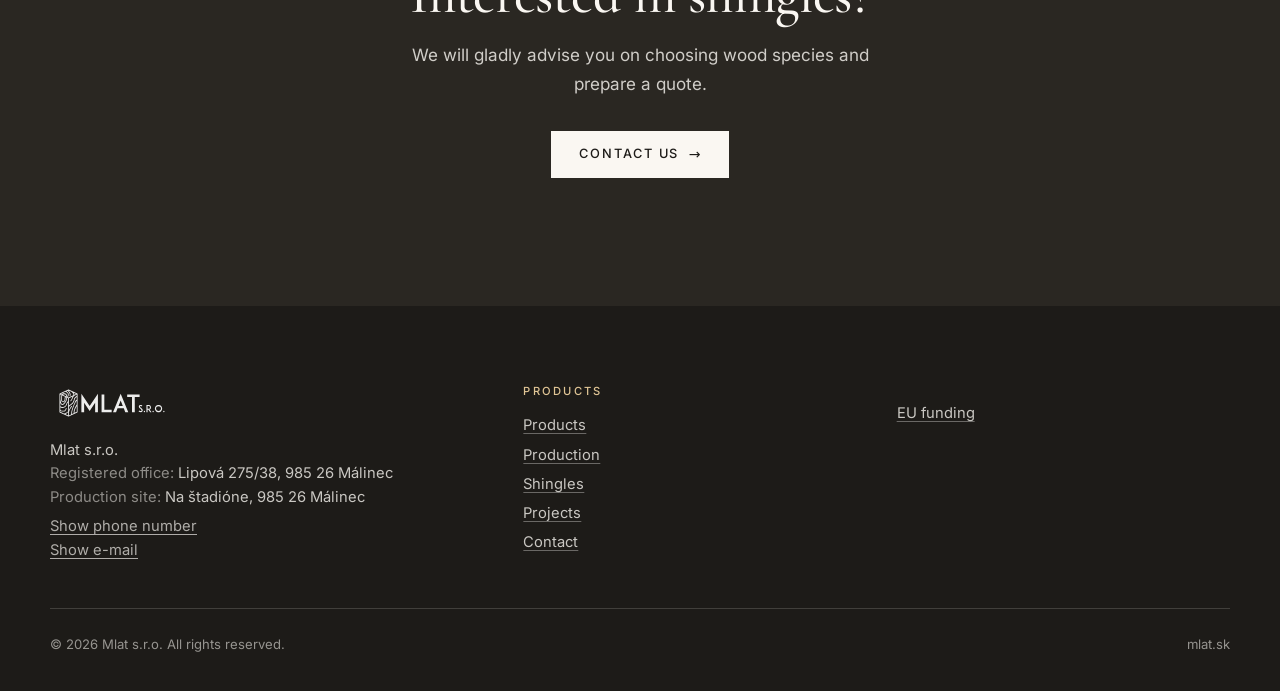
<file: en/shingles/index.html>
<!doctype html>
<html lang="en" data-close="Close" data-prev="Previous photo" data-next="Next photo">
<head>
<meta charset="utf-8">
<meta name="viewport" content="width=device-width, initial-scale=1">
<title>MLAT wooden shingle cladding – installation guide | Mlat s.r.o.</title>
<meta name="description" content="Hardwood shingle tiles for facades and interiors. Step-by-step installation guide: battens, insulation, fixing and finishing.">
<link rel="canonical" href="https://mlat.sk/en/shingles/">
<link rel="alternate" hreflang="sk" href="https://mlat.sk/sindel/">
<link rel="alternate" hreflang="en" href="https://mlat.sk/en/shingles/">
<link rel="alternate" hreflang="x-default" href="https://mlat.sk/sindel/">
<meta name="theme-color" content="#faf7f2">
<meta property="og:type" content="website">
<meta property="og:site_name" content="Mlat s.r.o.">
<meta property="og:title" content="MLAT wooden shingle cladding – installation guide | Mlat s.r.o.">
<meta property="og:description" content="Hardwood shingle tiles for facades and interiors. Step-by-step installation guide: battens, insulation, fixing and finishing.">
<meta property="og:url" content="https://mlat.sk/en/shingles/">
<meta property="og:image" content="https://mlat.sk/img/og.jpg">
<meta property="og:locale" content="en_GB">
<meta property="og:locale:alternate" content="sk_SK">
<meta name="twitter:card" content="summary_large_image">
<link rel="icon" href="../../favicon.ico" sizes="32x32">
<link rel="icon" href="../../img/logo-mark.svg" type="image/svg+xml">
<link rel="apple-touch-icon" href="../../apple-touch-icon.png">
<link rel="preload" href="../../fonts/inter-latin-400-normal.woff2" as="font" type="font/woff2" crossorigin>
<link rel="preload" href="../../fonts/cormorant-garamond-latin-500-normal.woff2" as="font" type="font/woff2" crossorigin>
<link rel="stylesheet" href="../../assets/style.css?v=df25122f">
<script defer src="../../assets/main.js?v=41621759"></script>
<script type="application/ld+json">{"@context":"https://schema.org","@type":"LocalBusiness","name":"Mlat s.r.o.","url":"https://mlat.sk/en/","image":"https://mlat.sk/img/og.jpg","logo":"https://mlat.sk/icon-512.png","description":"Hardwood timber processing in Málinec, Slovakia: kiln-dried joinery timber, beams, wooden shingles, brushed blocks and wood briquettes.","hasMap":"https://www.google.com/maps/search/?api=1&query=48.5017407,19.6759146","areaServed":["SK","CZ","AT","HU","PL"],"knowsAbout":["oak timber","beech timber","ash timber","walnut timber","dried beams","wooden shingles","wood briquettes"],"address":{"@type":"PostalAddress","streetAddress":"Na štadióne","postalCode":"985 26","addressLocality":"Málinec","addressCountry":"SK"},"geo":{"@type":"GeoCoordinates","latitude":48.5017407,"longitude":19.6759146},"knowsLanguage":["sk","en"]}</script>
<script type="application/ld+json">{"@context":"https://schema.org","@type":"BreadcrumbList","itemListElement":[{"@type":"ListItem","position":1,"name":"Home","item":"https://mlat.sk/en/"},{"@type":"ListItem","position":2,"name":"MLAT wooden shingle cladding – installation guide | Mlat s.r.o.","item":"https://mlat.sk/en/shingles/"}]}</script>
</head>
<body>
<a class="skip" href="#main">Skip to content</a>
<header class="site-header">
  <div class="wrap">
    <a class="brand" href="../../en/index.html" aria-label="Mlat s.r.o."><img src="../../img/logo.svg" width="140" height="38" alt="Mlat s.r.o."></a>
    <input type="checkbox" id="nav-toggle" class="nav-toggle" aria-label="Menu">
    <label for="nav-toggle" class="nav-burger" aria-hidden="true"><span></span></label>
    <nav class="nav" aria-label="Main navigation">
      <a href="../../en/index.html#products">Products</a>
      <a href="../../en/index.html#production">Production</a>
      <a href="../../en/shingles/index.html">Shingles</a>
      <a href="../../en/index.html#projects">Projects</a>
      <a href="../../en/index.html#contact">Contact</a>
      <div class="lang" role="group" aria-label="Site language"><a href="../../sindel/index.html" hreflang="sk" lang="sk">SK</a><a href="../../en/shingles/index.html" hreflang="en" lang="en" aria-current="true">EN</a></div>
    </nav>
  </div>
</header>
<main id="main">
<section class="page-hero">
  <img src="../../img/sindel-a.webp" srcset="../../img/sindel-a-sm.webp 720w, ../../img/sindel-a.webp 1600w" sizes="100vw" width="1600" height="1200" alt="Shingle facade made of honey-coloured and darker tiles" fetchpriority="high" decoding="async">
  <div class="wrap"><p class="eyebrow">Shingles</p><h1>MLAT wooden shingle cladding</h1></div>
</section>
<section class="section">
  <div class="wrap split">
    <div class="prose reveal"><p>Our shingle cladding is made of hardwood tiles. In our hot-air kiln we carefully dry the boards to the required moisture content. Drying is followed by cutting, milling and planing, which gives us shingle tiles that can serve as facade cladding or as a decorative element inside the home.</p><p>The tiles have pleasant honey-coloured tones that give a warm, natural look. If you would like to liven up the appearance even more, we can add darker tones – acacia or cherry tiles – to create contrasting and interesting combinations.</p><p>Our shingle tiles are not only functional but also aesthetic, and let you adapt your facade or interior to your preferences and style.</p></div>
    <div class="reveal"><img src="../../img/sindel-c.webp" srcset="../../img/sindel-c-sm.webp 540w, ../../img/sindel-c.webp 1050w" sizes="(min-width: 760px) 34vw, 100vw" width="1050" height="1400" alt="Close-up of a shingle cladding corner" loading="lazy" decoding="async"></div>
  </div>
</section>
<section class="section section--alt">
  <div class="wrap">
    <div class="section-head reveal"><p class="eyebrow">Guide</p><h2>Installation guide for shingle cladding</h2></div>
    <article class="guide-step reveal">
      <div class="step__num" aria-label="Step 1">01</div>
      <div>
        <h3>Vertical battens</h3>
        <ul class="bullets"><li><strong>Preparing the material:</strong> Use dry, impregnated spruce battens measuring 5×5 cm, cut to the length you need.</li><li><strong>Levelling the wall:</strong> Place the battens on the wall at regular intervals of about 60 cm.</li><li><strong>Fixing:</strong> Fix the battens to the wall with 12 mm wall plugs and 6×120–140 mm screws.</li><li><strong>Insulation:</strong> Place 5 cm mineral wool between the battens.</li><li><strong>Extending for better insulation:</strong> If higher insulation performance is needed, add further battens on top of the existing ones to create a 10 cm gap, and fill it with mineral wool.</li><li><strong>Securing the bottom:</strong> Add stops at the bottom so that the mineral wool boards cannot slip.</li></ul>
      </div>
      <img src="../../img/krok1.webp" srcset="../../img/krok1-sm.webp 539w, ../../img/krok1.webp 1047w" sizes="(min-width: 1000px) 340px, 420px" width="1047" height="1400" alt="Vertical battens with mineral wool between them" loading="lazy" decoding="async">
    </article>
    <article class="guide-step reveal">
      <div class="step__num" aria-label="Step 2">02</div>
      <div>
        <h3>Horizontal battens</h3>
        <ul class="bullets"><li><strong>Preparing the horizontal battens:</strong> On the vertical battening with mineral wool (5 or 10 cm thick), fix horizontal battens at regular intervals matching the length of the shingle panels.</li><li><strong>Insulating the gaps:</strong> Fill the gaps between the horizontal battens with 5 cm mineral wool.</li><li><strong>Covering with foil:</strong> Cover the whole surface with a vapour-barrier foil for additional protection and insulation.</li></ul>
      </div>
      <img src="../../img/krok2.webp" srcset="../../img/krok2-sm.webp 538w, ../../img/krok2.webp 1047w" sizes="(min-width: 1000px) 340px, 420px" width="1047" height="1400" alt="Horizontal battens covered with foil" loading="lazy" decoding="async">
    </article>
    <article class="guide-step reveal">
      <div class="step__num" aria-label="Step 3">03</div>
      <div>
        <h3>Installing the MLAT shingles</h3>
        <ul class="bullets"><li><strong>Fixing the shingle tiles:</strong> Fix the shingle tiles tightly side by side onto the prepared horizontal battens. Use screws 3.5–4 mm in diameter and drive them through the pre-drilled holes in the tiles.</li><li><strong>Checking the horizontal line:</strong> Check the horizontal line regularly with a spirit level or a taut string to keep the tiles evenly aligned.</li></ul>
      </div>
      <img src="../../img/krok3.webp" srcset="../../img/krok3-sm.webp 538w, ../../img/krok3.webp 1047w" sizes="(min-width: 1000px) 340px, 420px" width="1047" height="1400" alt="Shingle tiles being laid on the foil" loading="lazy" decoding="async">
    </article>
    <article class="guide-step reveal">
      <div class="step__num" aria-label="Step 4">04</div>
      <div>
        <h3>Applying the finish</h3>
        <ul class="bullets"><li><strong>Recommended finish:</strong> We recommend a natural finish containing beeswax and oils, which brings out the grain of the wood (OSHO-UV – follow the manufacturer's instructions).</li></ul>
      </div>
      <img src="../../img/krok4.webp" srcset="../../img/krok4-sm.webp 538w, ../../img/krok4.webp 1047w" sizes="(min-width: 1000px) 340px, 420px" width="1047" height="1400" alt="Finished facade with oil-treated shingles" loading="lazy" decoding="async">
    </article>
  </div>
</section>
<section class="section section--dark cta-band">
  <div class="wrap reveal">
    <h2>Interested in shingles?</h2>
    <p>We will gladly advise you on choosing wood species and prepare a quote.</p>
    <a class="btn btn--light arrow" href="../../en/index.html#contact">Contact us</a>
  </div>
</section>
</main>
<footer class="site-footer">
  <div class="wrap">
    <div class="footer-grid">
      <div>
        <img class="footer-logo" src="../../img/logo.svg" width="140" height="38" alt="">
        <p>Mlat s.r.o.<br><span class="muted-label">Registered office:</span> Lipová 275/38, 985 26 Málinec<br><span class="muted-label">Production site:</span> Na štadióne, 985 26 Málinec</p>
        <p class="footer-contact"><button type="button" class="reveal-btn reveal-btn--link" data-reveal="tel" data-v="NjA3IDcwMyAyMDkgMTI0K3w2MDc3MDMyMDkxMjQr">Show phone number</button><br><button type="button" class="reveal-btn reveal-btn--link" data-reveal="mail" data-v="bW9jLmxpYW1nQGxldmFwLmFyYXRhZg==">Show e-mail</button><noscript><br>Please enable JavaScript to show the contact details.</noscript></p>
      </div>
      <div><h4>Products</h4><ul><li><a href="../../en/index.html#products">Products</a></li><li><a href="../../en/index.html#production">Production</a></li><li><a href="../../en/shingles/index.html">Shingles</a></li><li><a href="../../en/index.html#projects">Projects</a></li><li><a href="../../en/index.html#contact">Contact</a></li></ul></div>
      <div><p style="margin-top:1rem"><a href="../../en/project/index.html">EU funding</a></p></div>
    </div>
    <div class="footer-bottom"><span>© 2026 Mlat s.r.o. All rights reserved.</span><span>mlat.sk</span></div>
  </div>
</footer>
</body>
</html>
</file>
<file: assets/style.css>
@font-face{font-family:"Cormorant Garamond";font-style:normal;font-weight:400;font-display:swap;src:url(../fonts/cormorant-garamond-latin-ext-400-normal.woff2) format("woff2");unicode-range:U+0100-02BA,U+02BD-02C5,U+02C7-02CC,U+02CE-02D7,U+02DD-02FF,U+0304,U+0308,U+0329,U+1D00-1DBF,U+1E00-1E9F,U+1EF2-1EFF,U+2020,U+20A0-20AB,U+20AD-20C0,U+2113,U+2C60-2C7F,U+A720-A7FF}
@font-face{font-family:"Cormorant Garamond";font-style:normal;font-weight:400;font-display:swap;src:url(../fonts/cormorant-garamond-latin-400-normal.woff2) format("woff2");unicode-range:U+0000-00FF,U+0131,U+0152-0153,U+02BB-02BC,U+02C6,U+02DA,U+02DC,U+0304,U+0308,U+0329,U+2000-206F,U+20AC,U+2122,U+2191,U+2193,U+2212,U+2215,U+FEFF,U+FFFD}
@font-face{font-family:"Cormorant Garamond";font-style:normal;font-weight:500;font-display:swap;src:url(../fonts/cormorant-garamond-latin-ext-500-normal.woff2) format("woff2");unicode-range:U+0100-02BA,U+02BD-02C5,U+02C7-02CC,U+02CE-02D7,U+02DD-02FF,U+0304,U+0308,U+0329,U+1D00-1DBF,U+1E00-1E9F,U+1EF2-1EFF,U+2020,U+20A0-20AB,U+20AD-20C0,U+2113,U+2C60-2C7F,U+A720-A7FF}
@font-face{font-family:"Cormorant Garamond";font-style:normal;font-weight:500;font-display:swap;src:url(../fonts/cormorant-garamond-latin-500-normal.woff2) format("woff2");unicode-range:U+0000-00FF,U+0131,U+0152-0153,U+02BB-02BC,U+02C6,U+02DA,U+02DC,U+0304,U+0308,U+0329,U+2000-206F,U+20AC,U+2122,U+2191,U+2193,U+2212,U+2215,U+FEFF,U+FFFD}
@font-face{font-family:"Cormorant Garamond";font-style:normal;font-weight:600;font-display:swap;src:url(../fonts/cormorant-garamond-latin-ext-600-normal.woff2) format("woff2");unicode-range:U+0100-02BA,U+02BD-02C5,U+02C7-02CC,U+02CE-02D7,U+02DD-02FF,U+0304,U+0308,U+0329,U+1D00-1DBF,U+1E00-1E9F,U+1EF2-1EFF,U+2020,U+20A0-20AB,U+20AD-20C0,U+2113,U+2C60-2C7F,U+A720-A7FF}
@font-face{font-family:"Cormorant Garamond";font-style:normal;font-weight:600;font-display:swap;src:url(../fonts/cormorant-garamond-latin-600-normal.woff2) format("woff2");unicode-range:U+0000-00FF,U+0131,U+0152-0153,U+02BB-02BC,U+02C6,U+02DA,U+02DC,U+0304,U+0308,U+0329,U+2000-206F,U+20AC,U+2122,U+2191,U+2193,U+2212,U+2215,U+FEFF,U+FFFD}
@font-face{font-family:"Cormorant Garamond";font-style:italic;font-weight:500;font-display:swap;src:url(../fonts/cormorant-garamond-latin-ext-500-italic.woff2) format("woff2");unicode-range:U+0100-02BA,U+02BD-02C5,U+02C7-02CC,U+02CE-02D7,U+02DD-02FF,U+0304,U+0308,U+0329,U+1D00-1DBF,U+1E00-1E9F,U+1EF2-1EFF,U+2020,U+20A0-20AB,U+20AD-20C0,U+2113,U+2C60-2C7F,U+A720-A7FF}
@font-face{font-family:"Cormorant Garamond";font-style:italic;font-weight:500;font-display:swap;src:url(../fonts/cormorant-garamond-latin-500-italic.woff2) format("woff2");unicode-range:U+0000-00FF,U+0131,U+0152-0153,U+02BB-02BC,U+02C6,U+02DA,U+02DC,U+0304,U+0308,U+0329,U+2000-206F,U+20AC,U+2122,U+2191,U+2193,U+2212,U+2215,U+FEFF,U+FFFD}
@font-face{font-family:"Inter";font-style:normal;font-weight:400;font-display:swap;src:url(../fonts/inter-latin-ext-400-normal.woff2) format("woff2");unicode-range:U+0100-02BA,U+02BD-02C5,U+02C7-02CC,U+02CE-02D7,U+02DD-02FF,U+0304,U+0308,U+0329,U+1D00-1DBF,U+1E00-1E9F,U+1EF2-1EFF,U+2020,U+20A0-20AB,U+20AD-20C0,U+2113,U+2C60-2C7F,U+A720-A7FF}
@font-face{font-family:"Inter";font-style:normal;font-weight:400;font-display:swap;src:url(../fonts/inter-latin-400-normal.woff2) format("woff2");unicode-range:U+0000-00FF,U+0131,U+0152-0153,U+02BB-02BC,U+02C6,U+02DA,U+02DC,U+0304,U+0308,U+0329,U+2000-206F,U+20AC,U+2122,U+2191,U+2193,U+2212,U+2215,U+FEFF,U+FFFD}
@font-face{font-family:"Inter";font-style:normal;font-weight:500;font-display:swap;src:url(../fonts/inter-latin-ext-500-normal.woff2) format("woff2");unicode-range:U+0100-02BA,U+02BD-02C5,U+02C7-02CC,U+02CE-02D7,U+02DD-02FF,U+0304,U+0308,U+0329,U+1D00-1DBF,U+1E00-1E9F,U+1EF2-1EFF,U+2020,U+20A0-20AB,U+20AD-20C0,U+2113,U+2C60-2C7F,U+A720-A7FF}
@font-face{font-family:"Inter";font-style:normal;font-weight:500;font-display:swap;src:url(../fonts/inter-latin-500-normal.woff2) format("woff2");unicode-range:U+0000-00FF,U+0131,U+0152-0153,U+02BB-02BC,U+02C6,U+02DA,U+02DC,U+0304,U+0308,U+0329,U+2000-206F,U+20AC,U+2122,U+2191,U+2193,U+2212,U+2215,U+FEFF,U+FFFD}
@font-face{font-family:"Inter";font-style:normal;font-weight:600;font-display:swap;src:url(../fonts/inter-latin-ext-600-normal.woff2) format("woff2");unicode-range:U+0100-02BA,U+02BD-02C5,U+02C7-02CC,U+02CE-02D7,U+02DD-02FF,U+0304,U+0308,U+0329,U+1D00-1DBF,U+1E00-1E9F,U+1EF2-1EFF,U+2020,U+20A0-20AB,U+20AD-20C0,U+2113,U+2C60-2C7F,U+A720-A7FF}
@font-face{font-family:"Inter";font-style:normal;font-weight:600;font-display:swap;src:url(../fonts/inter-latin-600-normal.woff2) format("woff2");unicode-range:U+0000-00FF,U+0131,U+0152-0153,U+02BB-02BC,U+02C6,U+02DA,U+02DC,U+0304,U+0308,U+0329,U+2000-206F,U+20AC,U+2122,U+2191,U+2193,U+2212,U+2215,U+FEFF,U+FFFD}
/* ==========================================================================
   Mlat s.r.o. – traditional minimalist theme
   (@font-face rules are prepended automatically by build.mjs)
   ========================================================================== */

:root {
  --paper: #faf7f2;
  --paper-2: #f2ede3;
  --ink: #1d1b18;
  --ink-2: #2a2722;
  --muted: #6b645a;
  --line: #ddd5c6;
  --gold: #aa834f;       /* brand colour (logo) – decorative */
  --accent: #86602a;     /* darker gold for text, passes contrast on paper */
  --serif: "Cormorant Garamond", "Iowan Old Style", Georgia, "Times New Roman", serif;
  --sans: Inter, system-ui, -apple-system, "Segoe UI", Roboto, Arial, sans-serif;
  --wrap: 1180px;
  --gutter: clamp(20px, 4vw, 48px);
  --header-h: 76px;
}

*, *::before, *::after { box-sizing: border-box; }
html { scroll-behavior: smooth; scroll-padding-top: calc(var(--header-h) + 12px); -webkit-text-size-adjust: 100%; }
body {
  margin: 0; background: var(--paper); color: var(--ink);
  font: 400 1.0625rem/1.72 var(--sans);
  -webkit-font-smoothing: antialiased; text-rendering: optimizeLegibility;
}
img, svg { display: block; max-width: 100%; height: auto; }
a { color: inherit; text-decoration-color: var(--gold); text-underline-offset: .22em; text-decoration-thickness: 1px; }
a:hover { color: var(--accent); }
:focus-visible { outline: 2px solid var(--gold); outline-offset: 3px; }
p { margin: 0 0 1.1em; }
h1, h2, h3 { font-family: var(--serif); font-weight: 500; line-height: 1.08; margin: 0; letter-spacing: -.005em; }
h1 { font-size: clamp(2.8rem, 7vw, 5.4rem); }
h2 { font-size: clamp(2.1rem, 4.6vw, 3.4rem); }
h3 { font-size: clamp(1.45rem, 2.2vw, 1.8rem); line-height: 1.2; }
ul { margin: 0; padding: 0; list-style: none; }

.wrap { width: min(100% - 2 * var(--gutter), var(--wrap)); margin-inline: auto; }
.skip { position: absolute; left: -999px; top: 8px; background: var(--ink); color: var(--paper); padding: 10px 16px; z-index: 100; }
.skip:focus { left: 8px; }

.eyebrow {
  font: 500 .74rem/1 var(--sans); letter-spacing: .22em; text-transform: uppercase;
  color: var(--accent); margin: 0 0 1.25rem; display: flex; align-items: center; gap: .9rem;
}
.eyebrow::before { content: ""; width: 38px; height: 1px; background: var(--gold); }

/* ---- Buttons ----------------------------------------------------------- */
.btn {
  display: inline-flex; align-items: center; gap: .6rem; padding: .95rem 1.7rem;
  font: 500 .8rem/1 var(--sans); letter-spacing: .14em; text-transform: uppercase; text-decoration: none;
  border: 1px solid var(--ink); background: var(--ink); color: var(--paper);
  transition: background .25s, color .25s, border-color .25s;
}
.btn:hover { background: var(--gold); border-color: var(--gold); color: var(--ink); }
.btn--ghost { background: transparent; color: inherit; border-color: currentColor; }
.btn--ghost:hover { background: var(--paper); color: var(--ink); border-color: var(--paper); }
.btn--light { background: var(--paper); color: var(--ink); border-color: var(--paper); }
.btn--light:hover { background: var(--gold); border-color: var(--gold); }
.arrow::after { content: "→"; font-size: 1.1em; letter-spacing: 0; }
.link-arrow { font: 500 .8rem/1 var(--sans); letter-spacing: .14em; text-transform: uppercase; text-decoration: none; border-bottom: 1px solid var(--gold); padding-bottom: .35rem; }

/* ---- Header ------------------------------------------------------------ */
.site-header { position: sticky; top: 0; z-index: 50; background: rgba(250, 247, 242, .94); backdrop-filter: blur(8px); border-bottom: 1px solid var(--line); }
.site-header .wrap { display: flex; align-items: center; justify-content: space-between; height: var(--header-h); gap: 24px; }
.brand { display: block; line-height: 0; }
.brand img { height: 38px; width: auto; }
.nav { display: flex; align-items: center; gap: clamp(18px, 2.6vw, 38px); }
.nav a { font: 500 .78rem/1 var(--sans); letter-spacing: .15em; text-transform: uppercase; text-decoration: none; padding: .6rem 0; border-bottom: 1px solid transparent; }
.nav a:hover { border-color: var(--gold); color: var(--ink); }
.lang { display: flex; gap: .15rem; margin-left: 6px; padding-left: clamp(14px, 2vw, 28px); border-left: 1px solid var(--line); }
.lang a { padding: .5rem .55rem; font-size: .74rem; border: 0; color: var(--muted); }
.lang a[aria-current="true"] { color: var(--ink); border-bottom: 1px solid var(--gold); }
.nav-toggle, .nav-burger { display: none; }

@media (max-width: 900px) {
  .nav-burger { display: grid; place-items: center; width: 46px; height: 46px; cursor: pointer; margin-right: -10px; }
  .nav-burger span, .nav-burger span::before, .nav-burger span::after { display: block; width: 24px; height: 1.5px; background: var(--ink); content: ""; position: relative; transition: transform .25s, top .25s, background .2s; }
  .nav-burger span::before { position: absolute; top: -7px; }
  .nav-burger span::after { position: absolute; top: 7px; }
  .nav { position: fixed; inset: var(--header-h) 0 auto 0; background: var(--paper); flex-direction: column; align-items: flex-start; gap: 0; padding: 12px var(--gutter) 28px; border-bottom: 1px solid var(--line); transform: translateY(-8px); opacity: 0; visibility: hidden; transition: opacity .25s, transform .25s, visibility .25s; }
  .nav a { width: 100%; padding: 1.05rem 0; border-bottom: 1px solid var(--line); font-size: .9rem; }
  .lang { margin: 14px 0 0; padding: 0; border: 0; }
  .lang a { width: auto; padding: .6rem .8rem .6rem 0; }
  .nav-toggle:checked ~ .nav { opacity: 1; visibility: visible; transform: none; }
  .nav-toggle:checked ~ .nav-burger span { background: transparent; }
  .nav-toggle:checked ~ .nav-burger span::before { top: 0; transform: rotate(45deg); }
  .nav-toggle:checked ~ .nav-burger span::after { top: 0; transform: rotate(-45deg); }
  .nav-toggle:focus-visible ~ .nav-burger { outline: 2px solid var(--gold); }
  .site-header .wrap { position: relative; }
  .nav-toggle { display: block; position: absolute; right: 0; top: 15px; width: 46px; height: 46px; opacity: 0; z-index: 2; cursor: pointer; margin: 0; }
}

/* ---- Hero -------------------------------------------------------------- */
.hero { position: relative; isolation: isolate; color: #fff; min-height: min(86vh, 860px); display: flex; align-items: flex-end; overflow: hidden; background: var(--ink); }
.hero__img { position: absolute; inset: 0; width: 100%; height: 100%; object-fit: cover; z-index: -2; }
.hero::after { content: ""; position: absolute; inset: 0; z-index: -1; background: linear-gradient(180deg, rgba(18,14,10,.28) 0%, rgba(18,14,10,.34) 38%, rgba(18,14,10,.80) 100%); }
.hero .wrap { padding-block: clamp(80px, 12vw, 150px) clamp(48px, 7vw, 96px); }
.hero .eyebrow { color: #e6cfa6; }
.hero .eyebrow::before { background: #e6cfa6; }
.hero h1 { max-width: 14ch; text-wrap: balance; }
.hero__lead { max-width: 52ch; font-size: clamp(1.05rem, 1.5vw, 1.25rem); line-height: 1.65; margin: 1.6rem 0 2.2rem; color: rgba(255,255,255,.92); }
.hero__cta { display: flex; flex-wrap: wrap; gap: 14px; }
.hero .btn { background: var(--paper); color: var(--ink); border-color: var(--paper); }
.hero .btn:hover { background: var(--gold); border-color: var(--gold); }
.hero .btn--ghost { background: transparent; color: #fff; border-color: rgba(255,255,255,.7); }
.hero .btn--ghost:hover { background: #fff; color: var(--ink); border-color: #fff; }

/* ---- Sections ---------------------------------------------------------- */
.section { padding-block: clamp(72px, 10vw, 140px); }
.section--alt { background: var(--paper-2); }
.section--dark { background: var(--ink-2); color: var(--paper); }
.section--dark .eyebrow { color: #e0c595; } .section--dark .eyebrow::before { background: #e0c595; }
.section-head { max-width: 760px; margin-bottom: clamp(40px, 6vw, 72px); }
.section-head p { color: var(--muted); font-size: 1.1rem; margin: 1.4rem 0 0; max-width: 60ch; }

/* About */
.about { display: grid; grid-template-columns: 1.05fr .95fr; gap: clamp(32px, 7vw, 96px); align-items: center; }
.about__text p { font-size: 1.12rem; color: #3b372f; }
.about__text p:first-of-type::first-letter { font-family: var(--serif); font-size: 4.4rem; line-height: .8; float: left; padding: .35rem .6rem 0 0; color: var(--accent); }
.about__img { aspect-ratio: 4 / 3.3; object-fit: cover; width: 100%; }
.facts { display: grid; grid-template-columns: repeat(4, 1fr); gap: 0; margin-top: clamp(48px, 7vw, 88px); border-top: 1px solid var(--line); }
.facts li { padding: 28px 24px 4px 0; }
.facts li + li { padding-left: 24px; border-left: 1px solid var(--line); }
.facts strong { display: block; font: 500 clamp(1.35rem, 2vw, 1.7rem)/1.2 var(--serif); margin-bottom: .55rem; }
.facts span { font-size: .92rem; color: var(--muted); line-height: 1.55; display: block; }

/* Products */
.cards { display: grid; grid-template-columns: repeat(3, 1fr); gap: clamp(36px, 4vw, 56px) clamp(24px, 3vw, 40px); }
.card { display: flex; flex-direction: column; border-top: 1px solid var(--ink); padding-top: 22px; }
.card__img { aspect-ratio: 4 / 3; width: 100%; object-fit: cover; margin-bottom: 26px; background: var(--paper-2); }
.card h3 { margin-bottom: .7rem; }
.card p { color: #4a443b; font-size: 1rem; flex: 1; }
.card .link-arrow { align-self: flex-start; margin-top: .6rem; }

/* Process */
.steps { counter-reset: step; }
.step { display: grid; grid-template-columns: 76px minmax(0, 1fr) minmax(0, 1.05fr); gap: clamp(20px, 4vw, 56px); padding-block: clamp(32px, 4.5vw, 56px); border-top: 1px solid var(--line); align-items: start; }
.step:last-child { border-bottom: 1px solid var(--line); }
.step__num { font: 500 clamp(2.6rem, 4vw, 3.4rem)/1 var(--serif); color: var(--gold); }
.step__machine { font: 500 .72rem/1.5 var(--sans); letter-spacing: .14em; text-transform: uppercase; color: var(--accent); margin: .7rem 0 0; }
.step h3 { margin-top: .35rem; }
.step__text { margin: 1rem 0 0; color: #4a443b; max-width: 46ch; }
.step--nomedia { grid-template-columns: 76px minmax(0, 1fr); }
.video { margin: 0; }
.video__frame { position: relative; display: block; aspect-ratio: 16 / 10; overflow: hidden; background: #111; line-height: 0; }
.video__frame img, .video__frame iframe { width: 100%; height: 100%; object-fit: cover; border: 0; }
.video__frame img { transition: transform .7s ease, opacity .3s; }
a.video__frame:hover img { transform: scale(1.035); opacity: .92; }
.video__play { position: absolute; inset: 0; display: grid; place-items: center; background: linear-gradient(180deg, transparent 55%, rgba(0,0,0,.35)); }
.video__play::before { content: ""; width: 72px; height: 72px; border-radius: 50%; background: rgba(250,247,242,.94); box-shadow: 0 0 0 8px rgba(250,247,242,.22); transition: transform .25s, background .25s; }
.video__play::after { content: ""; position: absolute; margin-left: 5px; border-style: solid; border-width: 11px 0 11px 18px; border-color: transparent transparent transparent var(--ink); }
a.video__frame:hover .video__play::before { transform: scale(1.08); background: #fff; }
.video figcaption { display: flex; flex-wrap: wrap; gap: .4rem 1.4rem; justify-content: space-between; margin-top: 12px; font-size: .8rem; color: var(--muted); line-height: 1.5; }
.video figcaption a { color: var(--accent); }

/* Shingle teaser */
.teaser { display: grid; grid-template-columns: 1fr 1fr; gap: clamp(32px, 6vw, 88px); align-items: center; }
.teaser img { aspect-ratio: 4 / 3.4; width: 100%; object-fit: cover; }
.teaser p { color: rgba(250,247,242,.82); font-size: 1.1rem; max-width: 52ch; margin: 1.6rem 0 2.2rem; }

/* Gallery */
.gallery { columns: 3; column-gap: 18px; }
.gallery a { display: block; margin-bottom: 18px; break-inside: avoid; line-height: 0; overflow: hidden; background: var(--paper-2); cursor: zoom-in; }
.gallery img { width: 100%; height: auto; transition: transform .6s ease; }
.gallery a:hover img { transform: scale(1.03); }

/* Contact */
.contact { display: grid; grid-template-columns: 1fr 1fr; gap: clamp(32px, 6vw, 88px); align-items: center; }
.contact__list { margin: 2rem 0 2.4rem; border-top: 1px solid var(--line); }
.contact__list li { display: grid; grid-template-columns: 110px 1fr; gap: 16px; padding: 18px 0; border-bottom: 1px solid var(--line); }
.contact__list .k { font: 500 .72rem/1.9 var(--sans); letter-spacing: .16em; text-transform: uppercase; color: var(--muted); }
.contact__list a { text-decoration: none; border-bottom: 1px solid var(--gold); word-break: break-word; }
.contact__list .v { font-size: 1.15rem; }
.contact__actions { display: flex; flex-wrap: wrap; gap: 12px; }
.contact__img { width: 100%; aspect-ratio: 4 / 3.2; object-fit: cover; }

/* ---- Inner pages ------------------------------------------------------- */
.page-hero { position: relative; isolation: isolate; color: #fff; background: var(--ink); overflow: hidden; }
.page-hero img { position: absolute; inset: 0; width: 100%; height: 100%; object-fit: cover; z-index: -2; }
.page-hero::after { content: ""; position: absolute; inset: 0; z-index: -1; background: linear-gradient(180deg, rgba(18,14,10,.45), rgba(18,14,10,.75)); }
.page-hero .wrap { padding-block: clamp(96px, 14vw, 190px) clamp(48px, 7vw, 88px); }
.page-hero .eyebrow { color: #e6cfa6; } .page-hero .eyebrow::before { background: #e6cfa6; }
.page-hero h1 { font-size: clamp(2.6rem, 6vw, 4.8rem); max-width: 16ch; }
.plain-head { padding-block: clamp(72px, 10vw, 128px) 0; }
.plain-head h1 { font-size: clamp(2.3rem, 5vw, 4rem); max-width: 20ch; }
.plain-head .lead { color: var(--muted); font-size: 1.2rem; max-width: 60ch; margin-top: 1.4rem; }
.prose { max-width: 66ch; }
.prose p { font-size: 1.08rem; color: #3b372f; }
.split { display: grid; grid-template-columns: 1.2fr .8fr; gap: clamp(32px, 6vw, 88px); align-items: start; }
.split img { width: 100%; aspect-ratio: 3 / 4; object-fit: cover; }
.guide-step { display: grid; grid-template-columns: 76px minmax(0, 1.1fr) minmax(0, .8fr); gap: clamp(20px, 4vw, 56px); padding-block: clamp(36px, 5vw, 64px); border-top: 1px solid var(--line); align-items: start; }
.guide-step:last-child { border-bottom: 1px solid var(--line); }
.guide-step img { width: 100%; aspect-ratio: 3 / 4; object-fit: cover; }
.guide-step .eyebrow { margin-bottom: .6rem; }
.bullets { margin-top: 1.6rem; display: grid; gap: 1.1rem; }
.bullets li { position: relative; padding-left: 1.5rem; color: #3b372f; font-size: 1rem; line-height: 1.65; }
.bullets li::before { content: ""; position: absolute; left: 0; top: .72em; width: 7px; height: 7px; background: var(--gold); transform: rotate(45deg); }
.bullets strong { font-weight: 600; color: var(--ink); }
.cta-band { text-align: center; }
.cta-band h2 { margin-bottom: 1rem; }
.cta-band p { color: rgba(250,247,242,.8); margin: 0 auto 2rem; max-width: 46ch; }
.facts-table { width: 100%; border-collapse: collapse; margin: 0 0 clamp(40px, 6vw, 72px); }
.facts-table th, .facts-table td { text-align: left; vertical-align: top; padding: 18px 0; border-bottom: 1px solid var(--line); }
.facts-table tr:first-child th, .facts-table tr:first-child td { border-top: 1px solid var(--ink); }
.facts-table th { width: 34%; padding-right: 24px; font: 500 .72rem/1.9 var(--sans); letter-spacing: .16em; text-transform: uppercase; color: var(--muted); }
.statement { border-left: 2px solid var(--gold); padding: .2rem 0 .2rem 1.6rem; margin: 0 0 clamp(36px, 5vw, 56px); font: 500 clamp(1.3rem, 2.2vw, 1.7rem)/1.4 var(--serif); max-width: 40em; }
.statement p { margin: 0 0 .7em; } .statement p:last-child { margin: 0; }
.logos { display: flex; flex-wrap: wrap; gap: 28px 48px; align-items: center; margin-top: clamp(36px, 5vw, 56px); padding-top: 32px; border-top: 1px solid var(--line); }
.logos img { height: 52px; width: auto; }
.linklist { display: grid; gap: .5rem; margin-top: 1rem; }
.linklist a { color: var(--accent); }
.notfound { text-align: center; padding-block: clamp(100px, 18vw, 220px); }
.notfound h1 { margin-bottom: 1rem; } .notfound p { color: var(--muted); margin-bottom: 2rem; }

/* ---- Footer ------------------------------------------------------------ */
.site-footer { background: var(--ink); color: rgba(250,247,242,.78); padding-block: clamp(48px, 7vw, 80px) 36px; font-size: .92rem; }
.site-footer a { color: inherit; text-decoration-color: rgba(250,247,242,.35); }
.site-footer a:hover { color: #fff; }
.footer-grid { display: grid; grid-template-columns: 1.3fr 1fr 1fr; gap: 40px; padding-bottom: 40px; border-bottom: 1px solid rgba(250,247,242,.16); }
.footer-grid h4 { font: 500 .7rem/1 var(--sans); letter-spacing: .2em; text-transform: uppercase; color: #e0c595; margin: 0 0 1.1rem; }
.footer-grid p, .footer-grid li { margin: 0 0 .35rem; line-height: 1.6; }
.footer-logo { height: 34px; width: auto; filter: brightness(0) invert(1); opacity: .92; margin-bottom: 1.2rem; }
.footer-bottom { display: flex; flex-wrap: wrap; justify-content: space-between; gap: 12px 32px; padding-top: 24px; font-size: .82rem; color: rgba(250,247,242,.55); }

/* ---- Lightbox ---------------------------------------------------------- */
.lb { position: fixed; inset: 0; z-index: 200; background: rgba(14,11,8,.94); display: none; align-items: center; justify-content: center; padding: 56px 64px 64px; }
.lb.open { display: flex; }
.lb figure { margin: 0; max-width: 100%; max-height: 100%; display: flex; flex-direction: column; align-items: center; gap: 14px; }
.lb img { max-width: 100%; max-height: calc(100vh - 150px); width: auto; height: auto; object-fit: contain; }
.lb figcaption { color: rgba(250,247,242,.75); font-size: .88rem; text-align: center; max-width: 60ch; }
.lb button { position: absolute; background: none; border: 0; color: #fff; cursor: pointer; font: 300 2.4rem/1 var(--sans); width: 56px; height: 56px; display: grid; place-items: center; opacity: .8; }
.lb button:hover { opacity: 1; color: var(--gold); }
.lb .lb-close { top: 8px; right: 8px; } .lb .lb-prev { left: 6px; top: 50%; margin-top: -28px; } .lb .lb-next { right: 6px; top: 50%; margin-top: -28px; }

/* ---- Reveal on scroll -------------------------------------------------- */
.js-reveal .reveal { opacity: 0; transform: translateY(18px); transition: opacity .8s ease, transform .8s ease; }
.js-reveal .reveal.in { opacity: 1; transform: none; }

/* ---- Responsive -------------------------------------------------------- */
@media (max-width: 1000px) {
  .cards { grid-template-columns: repeat(2, 1fr); }
  .facts { grid-template-columns: repeat(2, 1fr); }
  .facts li:nth-child(3) { padding-left: 0; border-left: 0; }
  .facts li:nth-child(n+3) { border-top: 1px solid var(--line); margin-top: 24px; }
  .gallery { columns: 2; }
  .step { grid-template-columns: 56px minmax(0, 1fr); }
  .step .video { grid-column: 2; }
  .guide-step { grid-template-columns: 56px minmax(0, 1fr); }
  .guide-step img { grid-column: 2; max-width: 420px; }
}
@media (max-width: 760px) {
  body { font-size: 1rem; }
  .about, .teaser, .contact, .split { grid-template-columns: 1fr; }
  .about__img { order: -1; }
  .cards { grid-template-columns: 1fr; }
  .gallery { columns: 2; column-gap: 10px; } .gallery a { margin-bottom: 10px; }
  .footer-grid { grid-template-columns: 1fr; }
  .contact__list li { grid-template-columns: 1fr; gap: 2px; }
  .facts-table th, .facts-table td { display: block; width: 100%; padding: 4px 0; }
  .facts-table th { padding-top: 16px; } .facts-table td { padding-bottom: 16px; }
  .lb { padding: 56px 10px 70px; }
  .step, .guide-step { grid-template-columns: 1fr; }
  .step .video, .guide-step img { grid-column: auto; }
  .step__num { font-size: 2.2rem; }
}
@media (prefers-reduced-motion: reduce) {
  html { scroll-behavior: auto; }
  *, *::before, *::after { transition: none !important; animation: none !important; }
  .js-reveal .reveal { opacity: 1; transform: none; }
}
@media print {
  .site-header, .nav-burger, .lb, .hero__cta, .video__play { display: none !important; }
  .hero, .page-hero { min-height: 0; color: #000; background: none; } .hero::after, .page-hero::after { display: none; }
}

/* reveal-on-click contacts */
.reveal-btn{font:inherit;color:inherit;cursor:pointer}
.reveal-btn--link{background:none;border:0;padding:0;color:var(--accent);text-decoration:underline;text-underline-offset:.2em;text-align:left}
.reveal-btn--link:hover{color:var(--ink)}
.contact__actions button.btn{cursor:pointer}
.noscript-note:empty{display:none}
.footer-contact .reveal-btn--link{color:inherit;opacity:.85}
/* find us */
.find{display:grid;gap:clamp(1.6rem,4vw,4rem);grid-template-columns:1fr;align-items:center}
@media(min-width:900px){.find{grid-template-columns:5fr 7fr}}
.find__lead{margin-top:1.4rem;color:var(--muted);font-size:1.1rem;max-width:46ch}
.find__addr{margin-top:1.4rem;line-height:1.6}
.find__addr .k{display:block;font-size:.75rem;letter-spacing:.14em;text-transform:uppercase;color:var(--muted);margin-bottom:.2rem}
.find__media{display:grid;gap:1rem}
.find__media img{width:100%;height:auto;display:block}
.find__photo{margin:0}
.find__photo figcaption{font-size:.85rem;color:var(--muted);margin-top:.5rem}
.find__map{display:block;border:1px solid var(--line,#e2dccf)}
.step__link{margin-top:.8rem}

.muted-label{opacity:.65}
</file>
